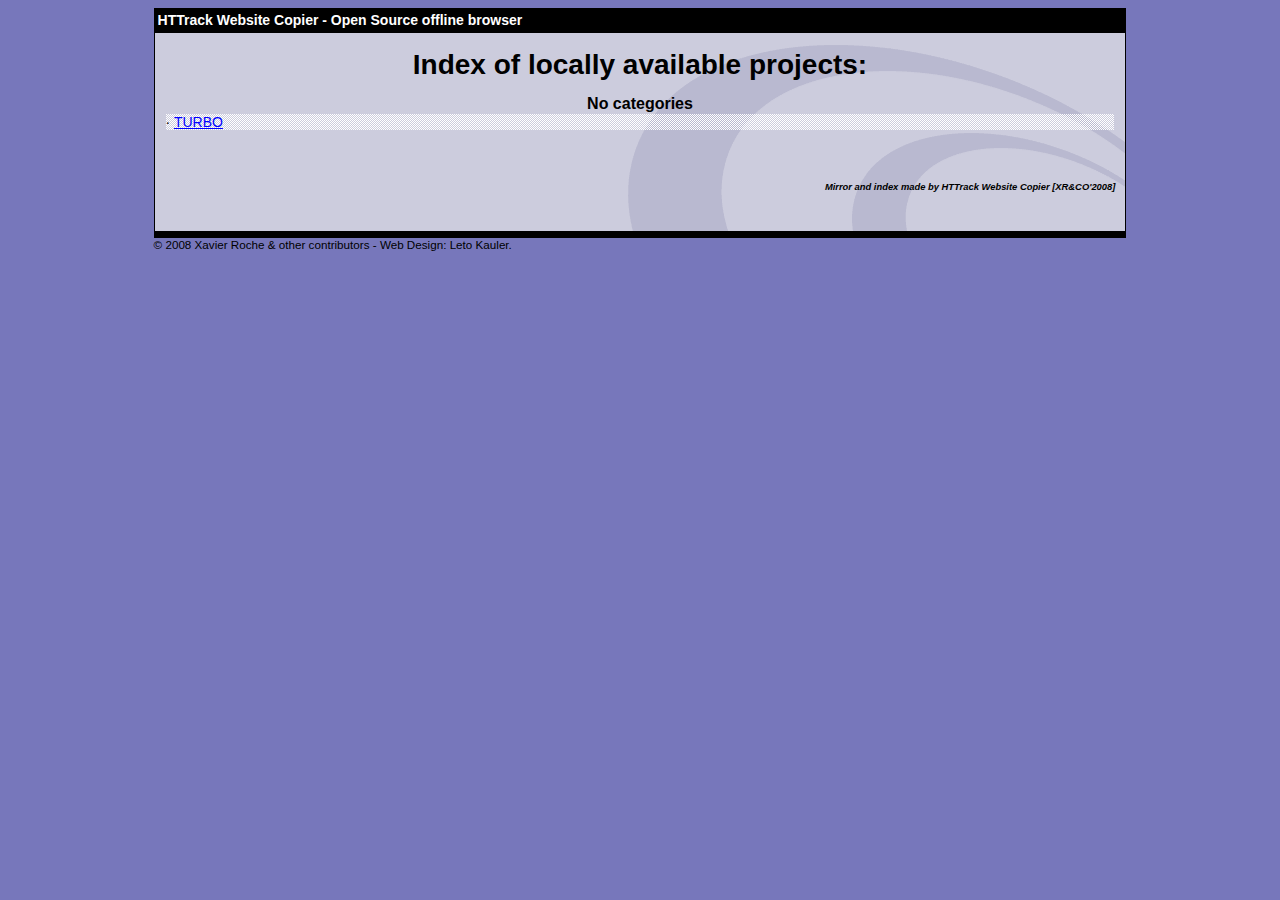
<file: $TURBO/index.html>
<html xmlns="http://www.w3.org/1999/xhtml" lang="en">

<head>
	<meta http-equiv="Content-Type" content="text/html; charset=utf-8" />
	<meta name="description" content="HTTrack is an easy-to-use website mirror utility. It allows you to download a World Wide website from the Internet to a local directory,building recursively all structures, getting html, images, and other files from the server to your computer. Links are rebuiltrelatively so that you can freely browse to the local site (works with any browser). You can mirror several sites together so that you can jump from one toanother. You can, also, update an existing mirror site, or resume an interrupted download. The robot is fully configurable, with an integrated help" />
	<meta name="keywords" content="httrack, HTTRACK, HTTrack, winhttrack, WINHTTRACK, WinHTTrack, offline browser, web mirror utility, aspirateur web, surf offline, web capture, www mirror utility, browse offline, local  site builder, website mirroring, aspirateur www, internet grabber, capture de site web, internet tool, hors connexion, unix, dos, windows 95, windows 98, solaris, ibm580, AIX 4.0, HTS, HTGet, web aspirator, web aspirateur, libre, GPL, GNU, free software" />
	<title>List of available projects - HTTrack Website Copier</title>
	<!-- Mirror and index made by HTTrack Website Copier/3.49-2 [XR&CO'2014] -->

	<style type="text/css">
	<!--

body {
	margin: 0;  padding: 0;  margin-bottom: 15px;  margin-top: 8px;
	background: #77b;
}
body, td {
	font: 14px "Trebuchet MS", Verdana, Arial, Helvetica, sans-serif;
	}

#subTitle {
	background: #000;  color: #fff;  padding: 4px;  font-weight: bold; 
	}

#siteNavigation a, #siteNavigation .current {
	font-weight: bold;  color: #448;
	}
#siteNavigation a:link    { text-decoration: none; }
#siteNavigation a:visited { text-decoration: none; }

#siteNavigation .current { background-color: #ccd; }

#siteNavigation a:hover   { text-decoration: none;  background-color: #fff;  color: #000; }
#siteNavigation a:active  { text-decoration: none;  background-color: #ccc; }


a:link    { text-decoration: underline;  color: #00f; }
a:visited { text-decoration: underline;  color: #000; }
a:hover   { text-decoration: underline;  color: #c00; }
a:active  { text-decoration: underline; }

#pageContent {
	clear: both;
	border-bottom: 6px solid #000;
	padding: 10px;  padding-top: 20px;
	line-height: 1.65em;
	background-image: url(backblue.gif);
	background-repeat: no-repeat;
	background-position: top right;
	}

#pageContent, #siteNavigation {
	background-color: #ccd;
	}


.imgLeft  { float: left;   margin-right: 10px;  margin-bottom: 10px; }
.imgRight { float: right;  margin-left: 10px;   margin-bottom: 10px; }

hr { height: 1px;  color: #000;  background-color: #000;  margin-bottom: 15px; }

h1 { margin: 0;  font-weight: bold;  font-size: 2em; }
h2 { margin: 0;  font-weight: bold;  font-size: 1.6em; }
h3 { margin: 0;  font-weight: bold;  font-size: 1.3em; }
h4 { margin: 0;  font-weight: bold;  font-size: 1.18em; }

.blak { background-color: #000; }
.hide { display: none; }
.tableWidth { min-width: 400px; }

.tblRegular       { border-collapse: collapse; }
.tblRegular td    { padding: 6px;  background-image: url(fade.gif);  border: 2px solid #99c; }
.tblHeaderColor, .tblHeaderColor td { background: #99c; }
.tblNoBorder td   { border: 0; }


// -->
</style>

</head>

<body>
<table width="76%" border="0" align="center" cellspacing="0" cellpadding="3" class="tableWidth">
	<tr>
	<td id="subTitle">HTTrack Website Copier - Open Source offline browser</td>
	</tr>
</table>
<table width="76%" border="0" align="center" cellspacing="0" cellpadding="0" class="tableWidth">
<tr class="blak">
<td>
	<table width="100%" border="0" align="center" cellspacing="1" cellpadding="0">
	<tr>
	<td colspan="6"> 
		<table width="100%" border="0" align="center" cellspacing="0" cellpadding="10">
		<tr> 
		<td id="pageContent"> 
<!-- ==================== End prologue ==================== -->


<h1 ALIGN=Center>Index of locally available projects:</H1>
  <table border="0" width="100%" cellspacing="1" cellpadding="0">
		<TH>
		<BR/>
			No categories
		</TH>
		<TR>
		  <TD BACKGROUND="fade.gif">
                    &middot; <A HREF="TURBO/index.html">TURBO</A>
   		  </TD>
		</TR>
	</TABLE>
	<BR>
	<H6 ALIGN="RIGHT">
         <I>Mirror and index made by HTTrack Website Copier [XR&CO'2008]</I>
	</H6>
	<!-- Mirror and index made by HTTrack Website Copier/3.49-2 [XR&CO'2014] -->
	<!-- Thanks for using HTTrack Website Copier! -->

<!-- ==================== Start epilogue ==================== -->
		</td>
		</tr>
		</table>
	</td>
	</tr>
	</table>
</td>
</tr>
</table>

<table width="76%" border="0" align="center" valign="bottom" cellspacing="0" cellpadding="0">
	<tr>
	<td id="footer"><small>&copy; 2008 Xavier Roche & other contributors - Web Design: Leto Kauler.</small></td>
	</tr>
</table>

</body>

</html>
</file>
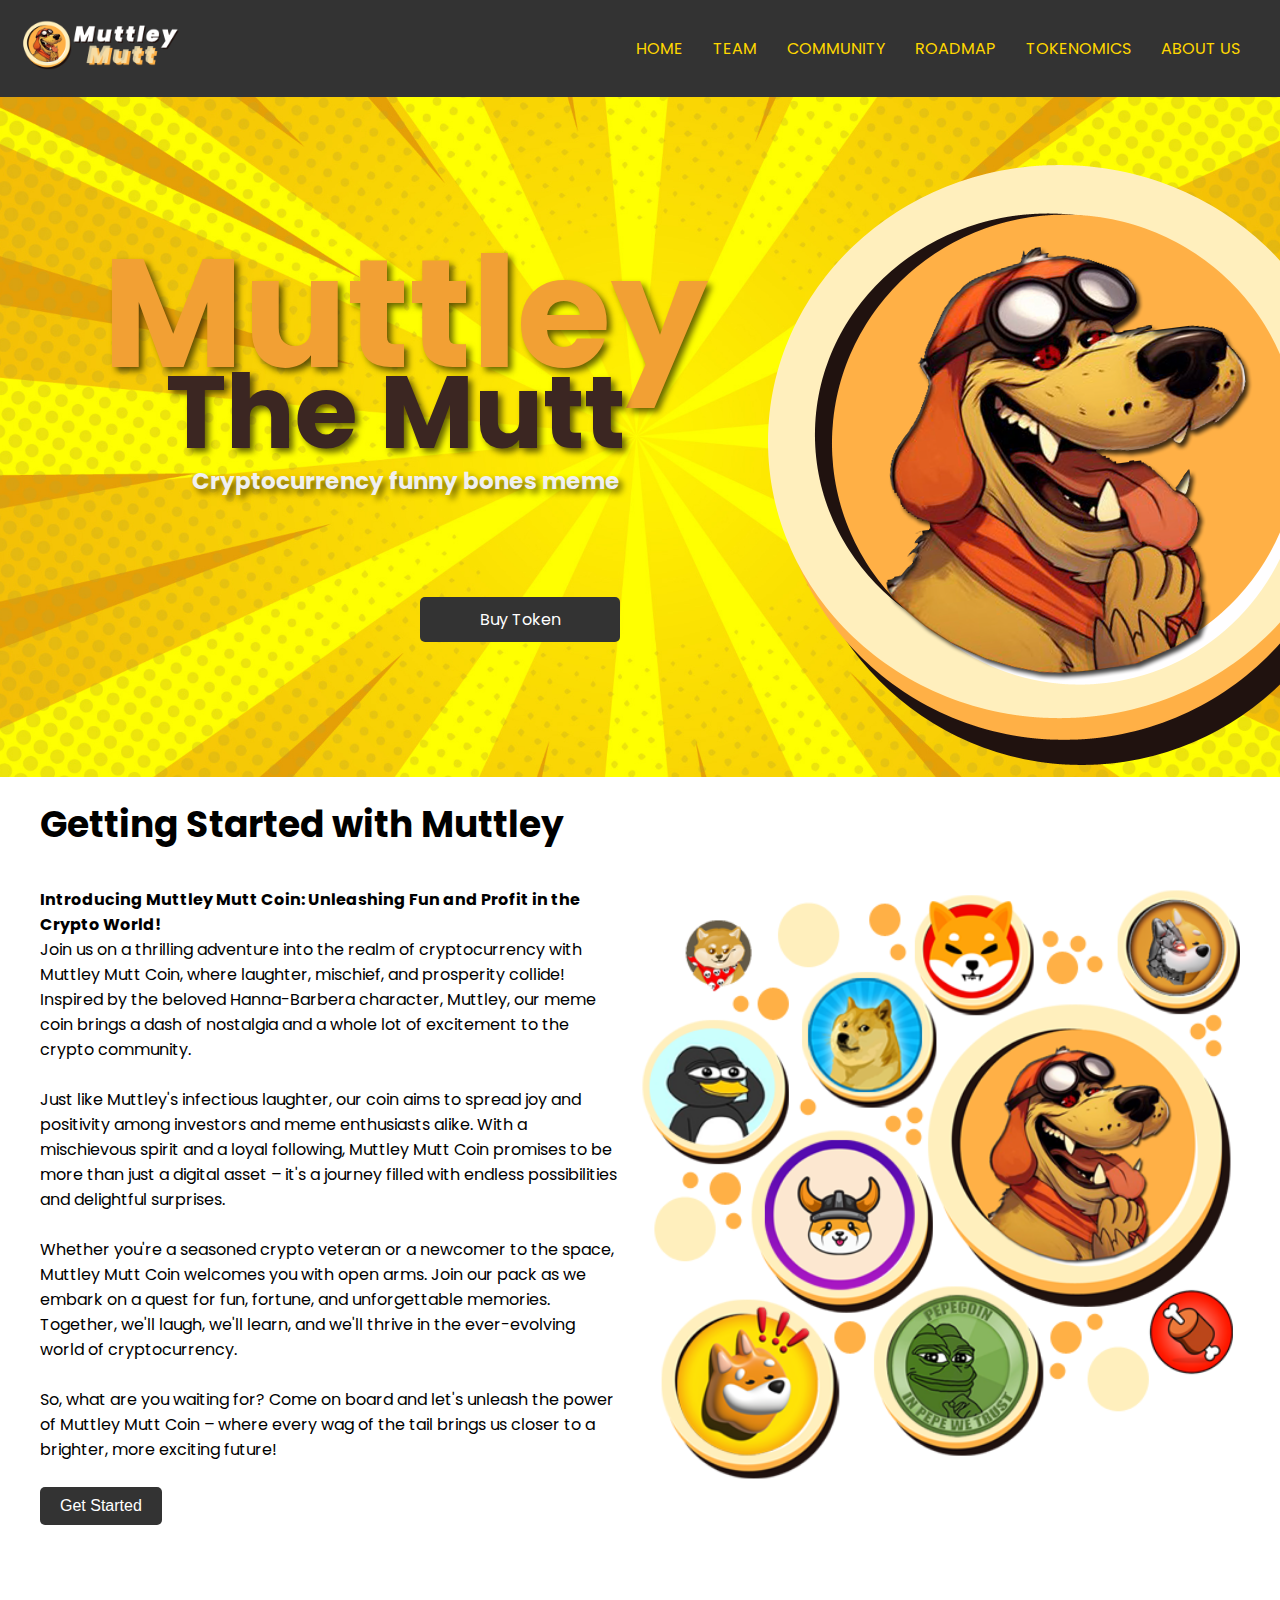
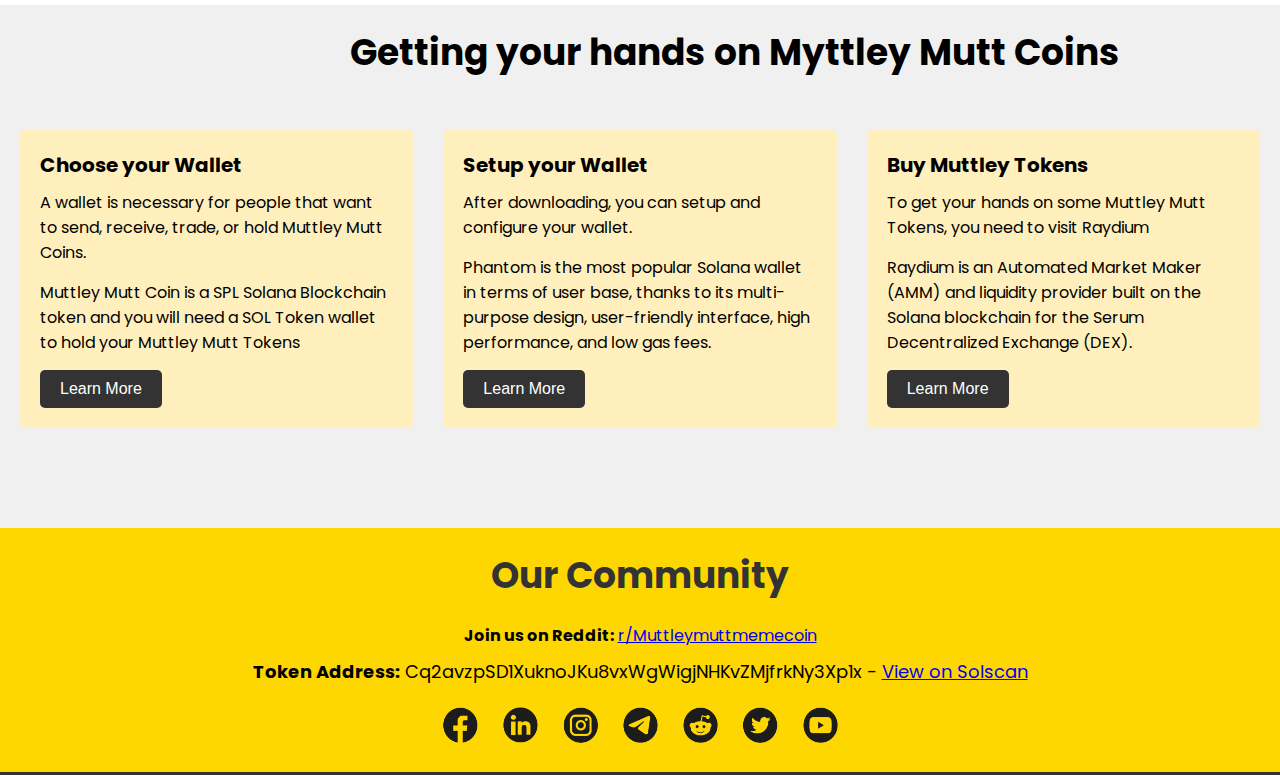
<file: $TURBO/TURBO/index.html>
<html xmlns="http://www.w3.org/1999/xhtml" lang="en">

<head>
	<meta http-equiv="Content-Type" content="text/html; charset=utf-8" />
	<meta name="description" content="HTTrack is an easy-to-use website mirror utility. It allows you to download a World Wide website from the Internet to a local directory,building recursively all structures, getting html, images, and other files from the server to your computer. Links are rebuiltrelatively so that you can freely browse to the local site (works with any browser). You can mirror several sites together so that you can jump from one toanother. You can, also, update an existing mirror site, or resume an interrupted download. The robot is fully configurable, with an integrated help" />
	<meta name="keywords" content="httrack, HTTRACK, HTTrack, winhttrack, WINHTTRACK, WinHTTrack, offline browser, web mirror utility, aspirateur web, surf offline, web capture, www mirror utility, browse offline, local  site builder, website mirroring, aspirateur www, internet grabber, capture de site web, internet tool, hors connexion, unix, dos, windows 95, windows 98, solaris, ibm580, AIX 4.0, HTS, HTGet, web aspirator, web aspirateur, libre, GPL, GNU, free software" />
	<title>Local index - HTTrack Website Copier</title>
  <!-- Mirror and index made by HTTrack Website Copier/3.49-2 [XR&CO'2014] -->
	<style type="text/css">
	<!--

body {
	margin: 0;  padding: 0;  margin-bottom: 15px;  margin-top: 8px;
	background: #77b;
}
body, td {
	font: 14px "Trebuchet MS", Verdana, Arial, Helvetica, sans-serif;
	}

#subTitle {
	background: #000;  color: #fff;  padding: 4px;  font-weight: bold; 
	}

#siteNavigation a, #siteNavigation .current {
	font-weight: bold;  color: #448;
	}
#siteNavigation a:link    { text-decoration: none; }
#siteNavigation a:visited { text-decoration: none; }

#siteNavigation .current { background-color: #ccd; }

#siteNavigation a:hover   { text-decoration: none;  background-color: #fff;  color: #000; }
#siteNavigation a:active  { text-decoration: none;  background-color: #ccc; }


a:link    { text-decoration: underline;  color: #00f; }
a:visited { text-decoration: underline;  color: #000; }
a:hover   { text-decoration: underline;  color: #c00; }
a:active  { text-decoration: underline; }

#pageContent {
	clear: both;
	border-bottom: 6px solid #000;
	padding: 10px;  padding-top: 20px;
	line-height: 1.65em;
	background-image: url(backblue.gif);
	background-repeat: no-repeat;
	background-position: top right;
	}

#pageContent, #siteNavigation {
	background-color: #ccd;
	}


.imgLeft  { float: left;   margin-right: 10px;  margin-bottom: 10px; }
.imgRight { float: right;  margin-left: 10px;   margin-bottom: 10px; }

hr { height: 1px;  color: #000;  background-color: #000;  margin-bottom: 15px; }

h1 { margin: 0;  font-weight: bold;  font-size: 2em; }
h2 { margin: 0;  font-weight: bold;  font-size: 1.6em; }
h3 { margin: 0;  font-weight: bold;  font-size: 1.3em; }
h4 { margin: 0;  font-weight: bold;  font-size: 1.18em; }

.blak { background-color: #000; }
.hide { display: none; }
.tableWidth { min-width: 400px; }

.tblRegular       { border-collapse: collapse; }
.tblRegular td    { padding: 6px;  background-image: url(fade.gif);  border: 2px solid #99c; }
.tblHeaderColor, .tblHeaderColor td { background: #99c; }
.tblNoBorder td   { border: 0; }


// -->
</style>

</head>

<table width="76%" border="0" align="center" cellspacing="0" cellpadding="3" class="tableWidth">
	<tr>
	<td id="subTitle">HTTrack Website Copier - Open Source offline browser</td>
	</tr>
</table>
<table width="76%" border="0" align="center" cellspacing="0" cellpadding="0" class="tableWidth">
<tr class="blak">
<td>
	<table width="100%" border="0" align="center" cellspacing="1" cellpadding="0">
	<tr>
	<td colspan="6"> 
		<table width="100%" border="0" align="center" cellspacing="0" cellpadding="10">
		<tr> 
		<td id="pageContent"> 
<!-- ==================== End prologue ==================== -->

	<meta name="generator" content="HTTrack Website Copier/3.x">
	<TITLE>Local index - HTTrack</TITLE>
</HEAD>
<BODY>
<H1 ALIGN=Center>Index of locally available sites:</H1>
	<TABLE BORDER="0" WIDTH="100%" CELLSPACING="1" CELLPADDING="0">
		<TR>
			<TD BACKGROUND="fade.gif">
				&middot;
					<A HREF="muttleymutt-coin.com/index.html">
						Muttley Mutt - Memecoin
					</A>		
			</TD>
		</TR>
	</TABLE>
	<BR>
	<BR>
	<BR>
  	<H6 ALIGN="RIGHT">
	<I>Mirror and index made by HTTrack Website Copier [XR&amp;CO'2008]</I>
	</H6>
	<!-- Mirror and index made by HTTrack Website Copier/3.49-2 [XR&CO'2014] -->
	<!-- Thanks for using HTTrack Website Copier! -->
	<meta HTTP-EQUIV="Refresh" CONTENT="0; URL=muttleymutt-coin.com/index.html">


<!-- ==================== Start epilogue ==================== -->
		</td>
		</tr>
		</table>
	</td>
	</tr>
	</table>
</td>
</tr>
</table>

<table width="76%" border="0" align="center" valign="bottom" cellspacing="0" cellpadding="0">
	<tr>
	<td id="footer"><small>&copy; 2008 Xavier Roche & other contributors - Web Design: Leto Kauler.</small></td>
	</tr>
</table>

</body>

</html>
</file>
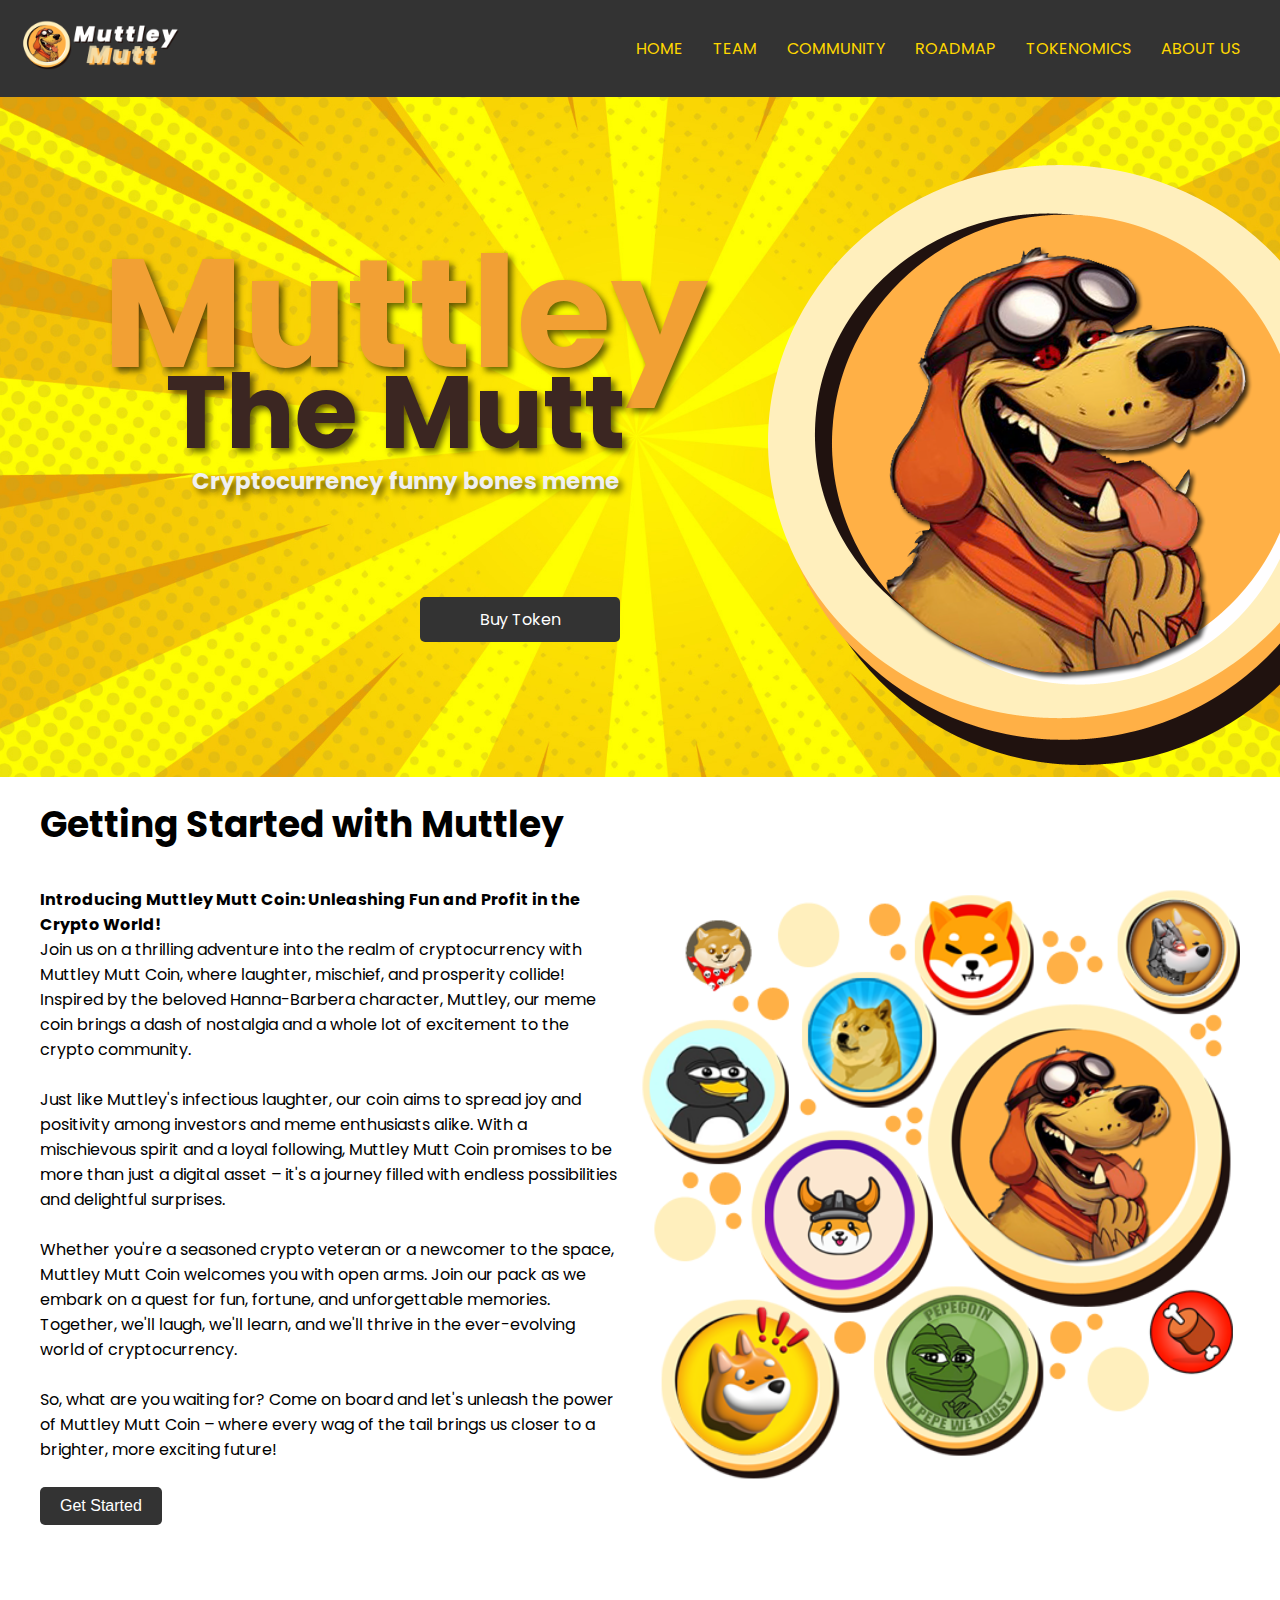
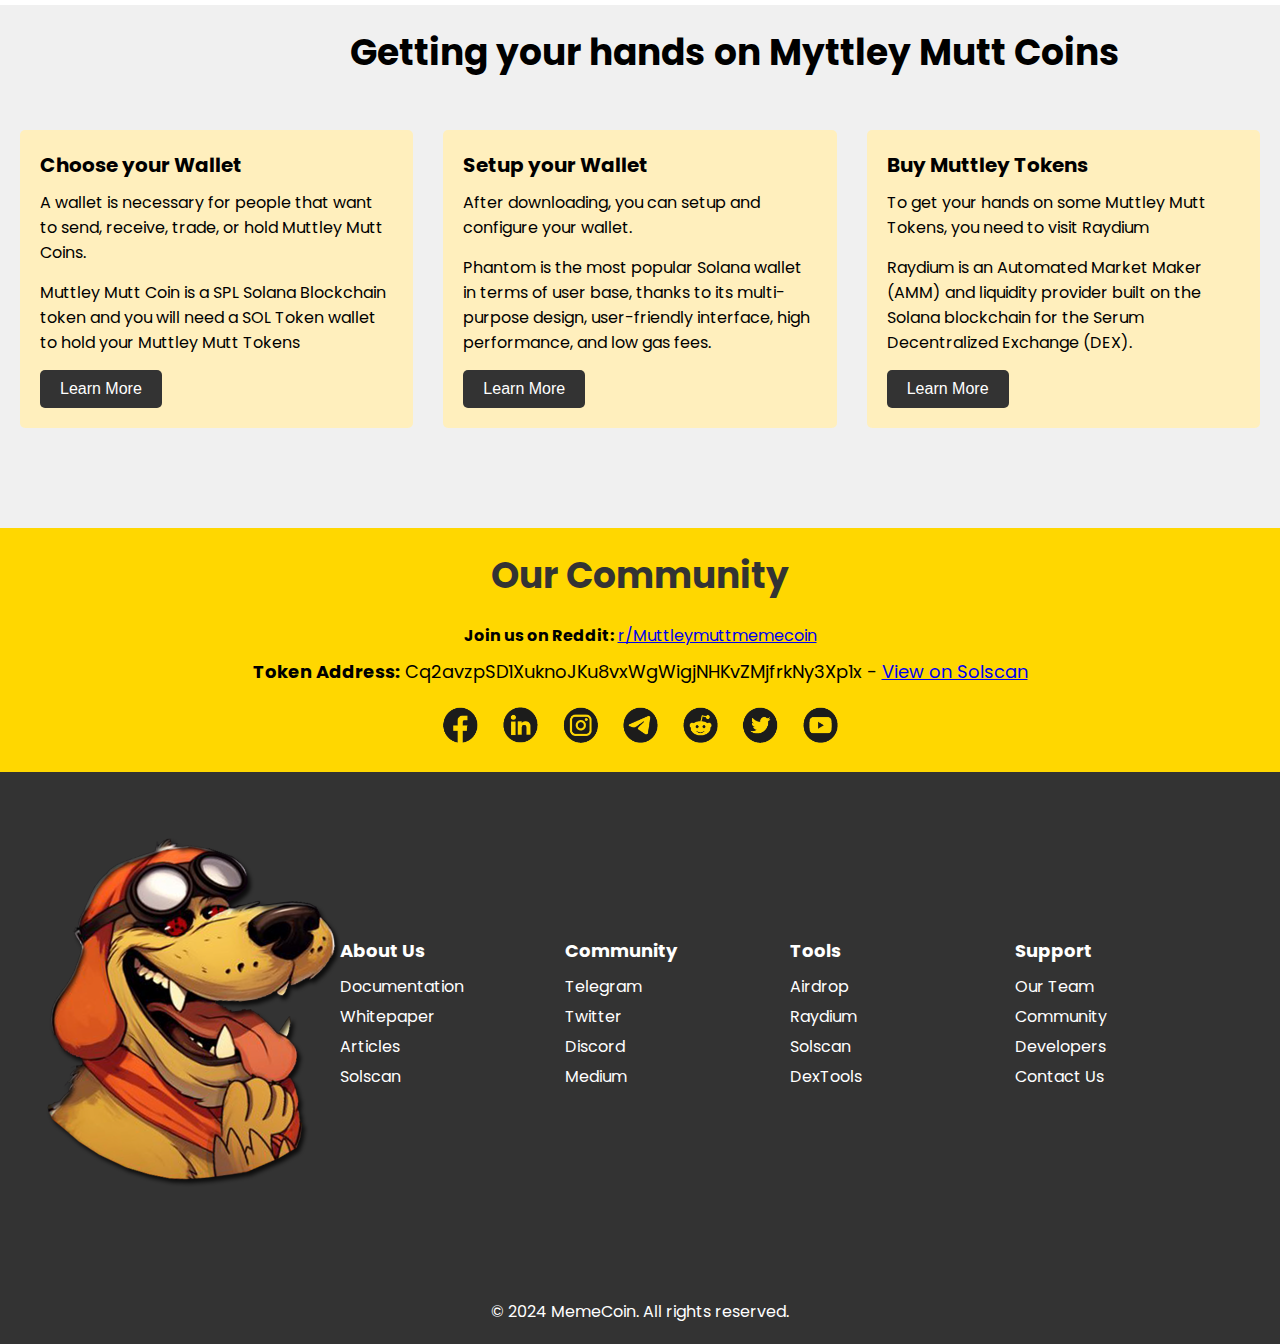
<file: $TURBO/TURBO/muttleymutt-coin.com/index.html>
<!DOCTYPE html>
<html lang="en">

<!-- Mirrored from muttleymutt-coin.com/ by HTTrack Website Copier/3.x [XR&CO'2014], Wed, 29 May 2024 20:36:08 GMT -->
<head>
    <meta charset="UTF-8">
    <meta http-equiv="X-UA-Compatible" content="IE=edge">
    <meta name="viewport" content="width=device-width, initial-scale=1.0">
    <title>Muttley Mutt - Memecoin</title>
        <!-- Add meta tags for better SEO -->
        <meta name="description" content="Muttley the Mutt is a fun and engaging meme coin inspired by the beloved Hanna-Barbera character. Join our community and embark on a journey filled with laughter, mischief, and prosperity in the world of cryptocurrency.">
        <meta name="keywords" content="Muttley, Meme Coin, Cryptocurrency, Meme Token, Solana Meme Token, Top Solana Meme, Top Solana Meme Coin">
        <meta name="author" content="Developers of Muttley Mutt">
        <meta name="robots" content="index, follow"> <!-- Allow search engines to index and follow links -->
        <meta name="referrer" content="origin"> <!-- Specify the referrer policy -->
        <link rel="canonical" href="index.html"> <!-- Specify canonical URL -->
        <!-- End of meta tags -->
    <link rel="stylesheet" href="style.css"> <!-- Reference to your CSS file -->
    <link href="https://fonts.googleapis.com/css2?family=Poppins:wght@400;700&amp;display=swap" rel="stylesheet">
    <link rel="stylesheet" href="../cdnjs.cloudflare.com/ajax/libs/font-awesome/6.0.0-beta2/css/all.min.css" integrity="sha512-YWzhKL2whUzgiheMoBFwW8CKV4qpHQAEuvilg9FAn5VJUDwKZZxkJNuGM4XkWuk94WCrrwslk8yWNGmY1EduTA==" crossorigin="anonymous" referrerpolicy="no-referrer" />
</head>
<body>

    <header>
        <div class="logo">
            <img src="img/Muttley-Mutt-Website-Logo.png" alt="MemeCoin Logo"> <!-- Replace 'logo.png' with your actual logo image -->
        </div>
        <nav>
            <ul class='nav-bar'>
                <input type='checkbox' id='check' />
                <span class="menu">
                    <li><a href="index-2.html">Home</a></li>
                    <li><a href="team.html">Team</a></li>
                    <li><a href="community.html">Community</a></li>
                    <li><a href="roadmap.html">Roadmap</a></li>
                    <li><a href="tokenomics.html">Tokenomics</a></li>
                    <li><a href="about-us.html">About Us</a></li>
                    <label for="check" class="close-menu"><i class="fas fa-times"></i></label>
                </span>
                <label for="check" class="open-menu"><i class="fas fa-bars"></i></label>
            </ul>
        </nav>
    </header>

    <main>
      <div class="logo-mutt">
          <img src="img/Muttley-Mutt-Logo.png" alt="Muttley The Mutt Meme">
        </div>
        <h1 class="heading-text">Muttley</h1>
        <h1 class="heading-intro">The Mutt</h1>
        <h1 class="heading-bones">Cryptocurrency funny bones meme</h1>
        <a href="https://dexscreener.com/solana/h473chjznucgokduxdm4csdnmc6u7s7h9eu1vqjbsq2i" target="_blank" class="buy-token-button">Buy Token</a>
    </main>
    <section class="getting-started">
      <div class="getting-started-content">
          <div class="getting-started-text">
              <h2>Getting Started with Muttley</h2>
              <br>
              <strong>Introducing Muttley Mutt Coin: Unleashing Fun and Profit in the Crypto World!</strong>
              <br>
              <p>Join us on a thrilling adventure into the realm of cryptocurrency with Muttley Mutt Coin, where laughter, mischief, and prosperity collide! Inspired by the beloved Hanna-Barbera character, Muttley, our meme coin brings a dash of nostalgia and a whole lot of excitement to the crypto community.
              <br><br>
                Just like Muttley's infectious laughter, our coin aims to spread joy and positivity among investors and meme enthusiasts alike. With a mischievous spirit and a loyal following, Muttley Mutt Coin promises to be more than just a digital asset – it's a journey filled with endless possibilities and delightful surprises.
              <br><br>  
                Whether you're a seasoned crypto veteran or a newcomer to the space, Muttley Mutt Coin welcomes you with open arms. Join our pack as we embark on a quest for fun, fortune, and unforgettable memories. Together, we'll laugh, we'll learn, and we'll thrive in the ever-evolving world of cryptocurrency.
              <br><br>  
                So, what are you waiting for? Come on board and let's unleash the power of Muttley Mutt Coin – where every wag of the tail brings us closer to a brighter, more exciting future!</p>
              <br>
                 <button>Get Started</button>
              <p style="height: 60px;"></p> 
          </div>
          <div class="getting-started-image">
              <img src="img/Meme-Friends.png" alt="Getting Started Image">
          </div>
      </div>
  </section>  
  <section class="guide-heading">
    <h3>Getting your hands on Myttley Mutt Coins</h3>
    <br>
  </section>
  <section class="guide">
    <div class="guide-column">
        <h3>Choose your Wallet</h3>
        <p>A wallet is necessary for people that want to send, receive, trade, or hold Muttley Mutt Coins.</p> 
      
        <p>Muttley Mutt Coin is a SPL Solana Blockchain token and  you will need a SOL Token wallet to hold your Muttley Mutt Tokens</p>
            <button>Learn More</button>
    </div>
    <div class="guide-column">
        <h3>Setup your Wallet</h3>
        <p>After downloading, you can setup and configure your wallet.</p>
        
        <p>Phantom is the most popular Solana wallet in terms of user base, thanks to its multi-purpose design, user-friendly interface, high performance, and low gas fees.</p>
        <button>Learn More</button>
    </div>
    <div class="guide-column">
        <h3>Buy Muttley Tokens</h3>
        <p>To get your hands on some Muttley Mutt Tokens, you need to visit Raydium</p>

        <p>Raydium is an Automated Market Maker (AMM) and liquidity provider built on the Solana blockchain for the Serum Decentralized Exchange (DEX).</p>
        <button>Learn More</button>
    </div>
</section>

<section>
    <p style="height: 60px;"></p>
    <div class="community-area">
      <div class="community-title">
        <h2>Our Community</h2>
      </div>
      <div class="community-links">
        <p><strong>Join us on Reddit:</strong> <a href="https://www.reddit.com/r/Muttleymuttmemecoin" target="_blank">r/Muttleymuttmemecoin</a></p>
        <p class="token-address"><strong>Token Address:</strong> Cq2avzpSD1XuknoJKu8vxWgWigjNHKvZMjfrkNy3Xp1x - <a href="https://solscan.io/token/Cq2avzpSD1XuknoJKu8vxWgWigjNHKvZMjfrkNy3Xp1x" target="_blank">View on Solscan</a></p>
      </div>
      <div class="social-icons">
        <a href="https://www.facebook.com/muttleymuttcoin" target="_blank"><img src="img/social-icon-facebook.png" alt="Facebook"></a>
        <a href="https://www.linkedin.com/" target="_blank"><img src="img/social-icon-linkedin.png" alt="LinkedIn"></a>
        <a href="https://instagram.com/" target="_blank"><img src="img/social-icon-instagram.png" alt="Instagram"></a>
        <a href="https://t.me/muttleymuttcoin" target="_blank"><img src="img/social-icon-telegram.png" alt="Telegram"></a>
        <a href="https://www.reddit.com/r/Muttleymuttmemecoin/" target="_blank"><img src="img/social-icon-reddit.png" alt="Reddit"></a>
        <a href="https://twitter.com/muttleycoin" target="_blank"><img src="img/social-icon-twitter.png" alt="Twitter"></a>
        <a href="https://youtube.com/" target="_blank"><img src="img/social-icon-youtube.png" alt="Youtube"></a>
        <!-- Add more social media icons as needed -->
      </div>
    </div>
  </section>
  
<footer class="footer-top">
  <div class="footer-container">
      <div class="footer-column footer-logo">
          <!-- Footer Logo -->
          <img src="img/Footer-Logo.png" alt="Footer Logo">
      </div>
      <div class="footer-column">
          <!-- Column 2: About Us -->
          <h4>About Us</h4>
          <ul>
              <li><a href="#">Documentation</a></li>
              <li><a href="#">Whitepaper</a></li>
              <li><a href="#">Articles</a></li>
              <li><a href="#">Solscan</a></li>
          </ul>
      </div>
      <div class="footer-column">
          <!-- Column 3: Community -->
          <h4>Community</h4>
          <ul>
              <li><a href="https://t.me/muttleymuttcoin">Telegram</a></li>
              <li><a href="https://twitter.com/muttleycoin">Twitter</a></li>
              <li><a href="#">Discord</a></li>
              <li><a href="#">Medium</a></li>
          </ul>
      </div>
      <div class="footer-column">
          <!-- Column 4: Support -->
          <h4>Tools</h4>
          <ul>
              <li><a href="#">Airdrop</a></li>
              <li><a href="https://raydium.io/">Raydium</a></li>
              <li><a href="https://solscan.io/">Solscan</a></li>
              <li><a href="https://www.dextools.io/app/en/pairs">DexTools</a></li>
          </ul>
      </div>
      <div class="footer-column">
          <!-- Column 5: Support -->
          <h4>Support</h4>
          <ul>
              <li><a href="team.html">Our Team</a></li>
              <li><a href="community.html">Community</a></li>
              <li><a href="team.html">Developers</a></li>
              <li><a href="contact-us.html">Contact Us</a></li>
          </ul>
      </div>
  </div>    
</footer>

    <footer>
        <p>&copy; 2024 MemeCoin. All rights reserved.</p>
    </footer>

</body>

<!-- Mirrored from muttleymutt-coin.com/ by HTTrack Website Copier/3.x [XR&CO'2014], Wed, 29 May 2024 20:36:15 GMT -->
</html>
</file>
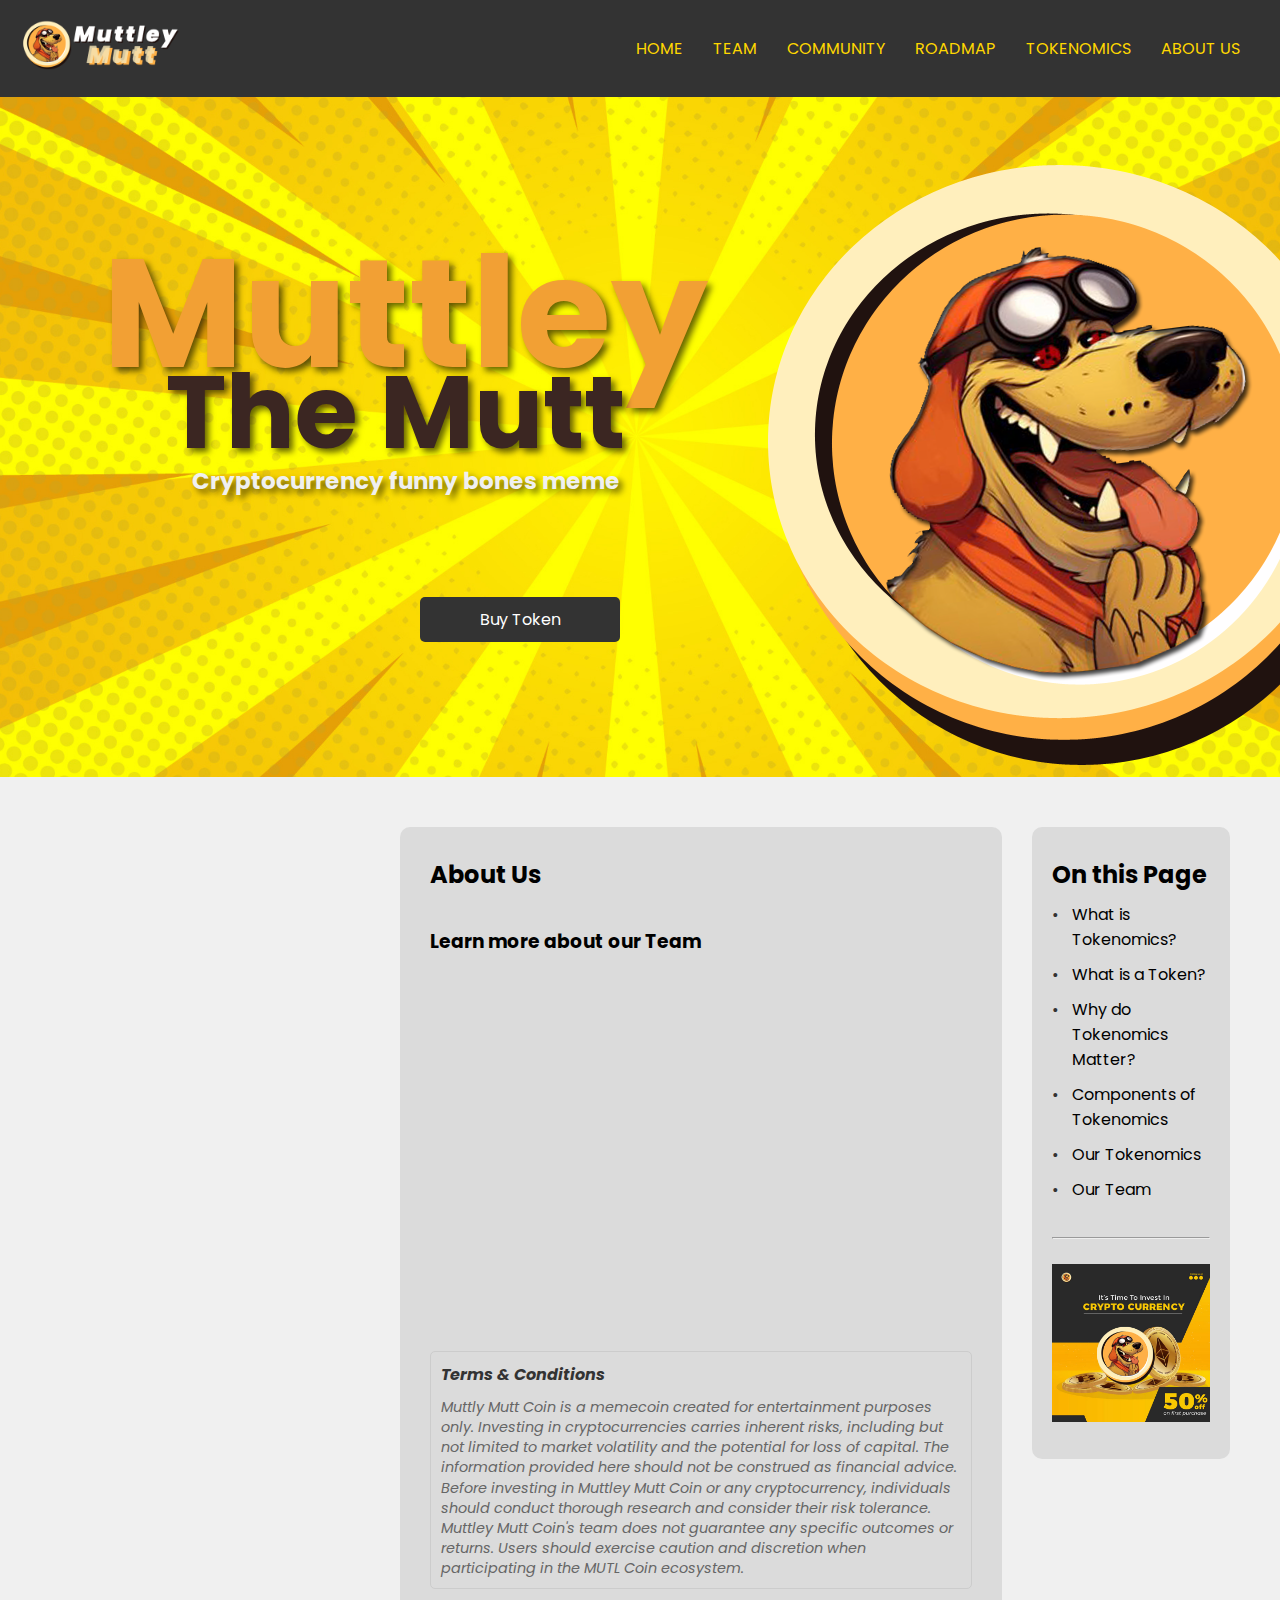
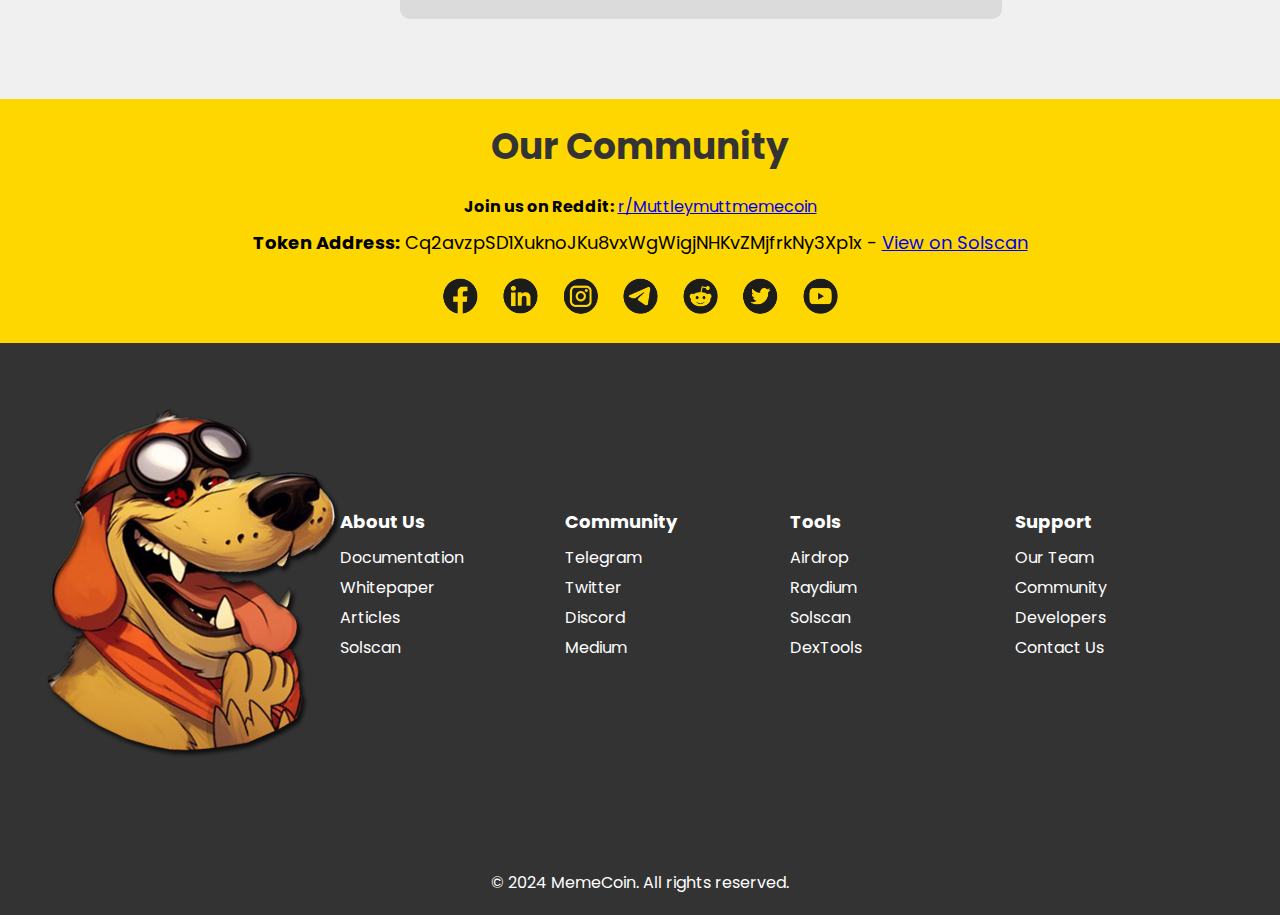
<file: $TURBO/TURBO/muttleymutt-coin.com/about-us.html>
<!DOCTYPE html>
<html lang="en">

<!-- Mirrored from muttleymutt-coin.com/about-us.html by HTTrack Website Copier/3.x [XR&CO'2014], Wed, 29 May 2024 20:36:17 GMT -->
<head>
    <meta charset="UTF-8">
    <meta http-equiv="X-UA-Compatible" content="IE=edge">
    <meta name="viewport" content="width=device-width, initial-scale=1.0">
    <title>Muttley Mutt - Tokenomics</title>

    <link rel="stylesheet" href="style.css"> <!-- Reference to your CSS file -->
    <link href="https://fonts.googleapis.com/css2?family=Poppins:wght@400;700&amp;display=swap" rel="stylesheet">
    <link rel="stylesheet" href="../cdnjs.cloudflare.com/ajax/libs/font-awesome/6.0.0-beta2/css/all.min.css" integrity="sha512-YWzhKL2whUzgiheMoBFwW8CKV4qpHQAEuvilg9FAn5VJUDwKZZxkJNuGM4XkWuk94WCrrwslk8yWNGmY1EduTA==" crossorigin="anonymous" referrerpolicy="no-referrer" />
</head>
<body>

    <header>
        <div class="logo">
            <img src="img/Muttley-Mutt-Website-Logo.png" alt="MemeCoin Logo"> <!-- Replace 'logo.png' with your actual logo image -->
        </div>
        <nav>
            <ul class='nav-bar'>
                <input type='checkbox' id='check' />
                <span class="menu">
                    <li><a href="index-2.html">Home</a></li>
                    <li><a href="team.html">Team</a></li>
                    <li><a href="community.html">Community</a></li>
                    <li><a href="roadmap.html">Roadmap</a></li>
                    <li><a href="tokenomics.html">Tokenomics</a></li>
                    <li><a href="about-us.html">About Us</a></li>
                    <label for="check" class="close-menu"><i class="fas fa-times"></i></label>
                </span>
                <label for="check" class="open-menu"><i class="fas fa-bars"></i></label>
            </ul>
        </nav>
    </header>

    <main>
      <div class="logo-mutt">
          <img src="img/Muttley-Mutt-Logo.png" alt="Muttley The Mutt Meme">
        </div>
        <h1 class="heading-text">Muttley</h1>
        <h1 class="heading-intro">The Mutt</h1>
        <h1 class="heading-bones">Cryptocurrency funny bones meme</h1>
        <a href="https://dexscreener.com/solana/h473chjznucgokduxdm4csdnmc6u7s7h9eu1vqjbsq2i" target="_blank" class="buy-token-button">Buy Token</a>
    </main>
    <section class="featured-section">
        <div class="featured-content">
          <h2>About Us</h2>
          <br>
          <article>
            <h3>Learn more about our Team</h3>
            <br>    
            <p></p>
            <br>    
            <p></p>
            <br>    
            <p></p>
            <br>    
            <p></p>
            <br>    
            <p></p>
            <br>    
            <p></p>
            <br>    
            <p></p>
            <br>    
            <p></p>
            <br>    
            <p></p>
            <br>    
            <p></p>
            <br>    
            <p></p>
            <br>    
            <p></p>
            <br>    
            <p></p>
            <br>       
            <p></p>
            <br>   
          </article>
          <!-- Terms Section -->
          <div class="terms">           
            <h3>Terms & Conditions</h3>
            <p>Muttly Mutt Coin is a memecoin created for entertainment purposes only. Investing in cryptocurrencies carries inherent risks, including but not limited to market volatility and the potential for loss of capital. The information provided here should not be construed as financial advice. Before investing in Muttley Mutt Coin or any cryptocurrency, individuals should conduct thorough research and consider their risk tolerance. Muttley Mutt Coin's team does not guarantee any specific outcomes or returns. Users should exercise caution and discretion when participating in the MUTL Coin ecosystem.</p>
          </div>    
        </div>
        <div class="sidebar-section">
          <div class="sidebar">
            <h2>On this Page</h2>
            <ul>
              <li><a href="what-is-tokenomics.html">What is Tokenomics?</a></li>
              <li><a href="what-is-token.html">What is a Token?</a></li>
              <li><a href="why-tokenomics-matter.html">Why do Tokenomics Matter?</a></li>
              <li><a href="compounents-of-tokenomics.html">Components of Tokenomics</a></li>
              <li><a href="tokenomics.html">Our Tokenomics</a></li>
              <li><a href="team.html">Our Team</a></li>
            </ul>
            <br>
            <hr>
            <br>
            <div class="banner">
                <a href="pre-sale.html">
                  <img src="img/Muttley-Mutt-Banner-600x600.jpg" alt="Banner">
                </a>
              </div>
          </div>
        </div>
      </section>
      
      <section>
          <p style="height: 60px;"></p>
          <div class="community-area">
            <div class="community-title">
              <h2>Our Community</h2>
            </div>
            <div class="community-links">
              <p><strong>Join us on Reddit:</strong> <a href="https://www.reddit.com/r/Muttleymuttmemecoin" target="_blank">r/Muttleymuttmemecoin</a></p>
              <p class="token-address"><strong>Token Address:</strong> Cq2avzpSD1XuknoJKu8vxWgWigjNHKvZMjfrkNy3Xp1x - <a href="https://solscan.io/token/Cq2avzpSD1XuknoJKu8vxWgWigjNHKvZMjfrkNy3Xp1x" target="_blank">View on Solscan</a></p>
            </div>
            <div class="social-icons">
              <a href="https://www.facebook.com/muttleymuttcoin" target="_blank"><img src="img/social-icon-facebook.png" alt="Facebook"></a>
              <a href="https://www.linkedin.com/" target="_blank"><img src="img/social-icon-linkedin.png" alt="LinkedIn"></a>
              <a href="https://instagram.com/" target="_blank"><img src="img/social-icon-instagram.png" alt="Instagram"></a>
              <a href="https://t.me/muttleymuttcoin" target="_blank"><img src="img/social-icon-telegram.png" alt="Telegram"></a>
              <a href="https://www.reddit.com/r/Muttleymuttmemecoin/" target="_blank"><img src="img/social-icon-reddit.png" alt="Reddit"></a>
              <a href="https://twitter.com/muttleycoin" target="_blank"><img src="img/social-icon-twitter.png" alt="Twitter"></a>
              <a href="https://youtube.com/" target="_blank"><img src="img/social-icon-youtube.png" alt="Youtube"></a>
              <!-- Add more social media icons as needed -->
            </div>
          </div>
      </section>
      
      <footer class="footer-top">
          <div class="footer-container">
              <div class="footer-column footer-logo">
                  <!-- Footer Logo -->
                  <img src="img/Footer-Logo.png" alt="Footer Logo">
              </div>
              <div class="footer-column">
                  <!-- Column 2: About Us -->
                  <h4>About Us</h4>
                  <ul>
                      <li><a href="#">Documentation</a></li>
                      <li><a href="#">Whitepaper</a></li>
                      <li><a href="#">Articles</a></li>
                      <li><a href="#">Solscan</a></li>
                  </ul>
              </div>
              <div class="footer-column">
                  <!-- Column 3: Community -->
                  <h4>Community</h4>
                  <ul>
                      <li><a href="https://t.me/muttleymuttcoin">Telegram</a></li>
                      <li><a href="https://twitter.com/muttleycoin">Twitter</a></li>
                      <li><a href="#">Discord</a></li>
                      <li><a href="#">Medium</a></li>
                  </ul>
              </div>
              <div class="footer-column">
                  <!-- Column 4: Support -->
                  <h4>Tools</h4>
                  <ul>
                      <li><a href="#">Airdrop</a></li>
                      <li><a href="https://raydium.io/">Raydium</a></li>
                      <li><a href="https://solscan.io/">Solscan</a></li>
                      <li><a href="https://www.dextools.io/app/en/pairs">DexTools</a></li>
                  </ul>
              </div>
              <div class="footer-column">
                  <!-- Column 5: Support -->
                  <h4>Support</h4>
                  <ul>
                      <li><a href="team.html">Our Team</a></li>
                      <li><a href="community.html">Community</a></li>
                      <li><a href="team.html">Developers</a></li>
                      <li><a href="contact-us.html">Contact Us</a></li>
                  </ul>
              </div>
          </div>    
        </footer>
        
            <footer>
                <p>&copy; 2024 MemeCoin. All rights reserved.</p>
            </footer>  
      
      </body>
      
<!-- Mirrored from muttleymutt-coin.com/about-us.html by HTTrack Website Copier/3.x [XR&CO'2014], Wed, 29 May 2024 20:36:17 GMT -->
</html>
</file>
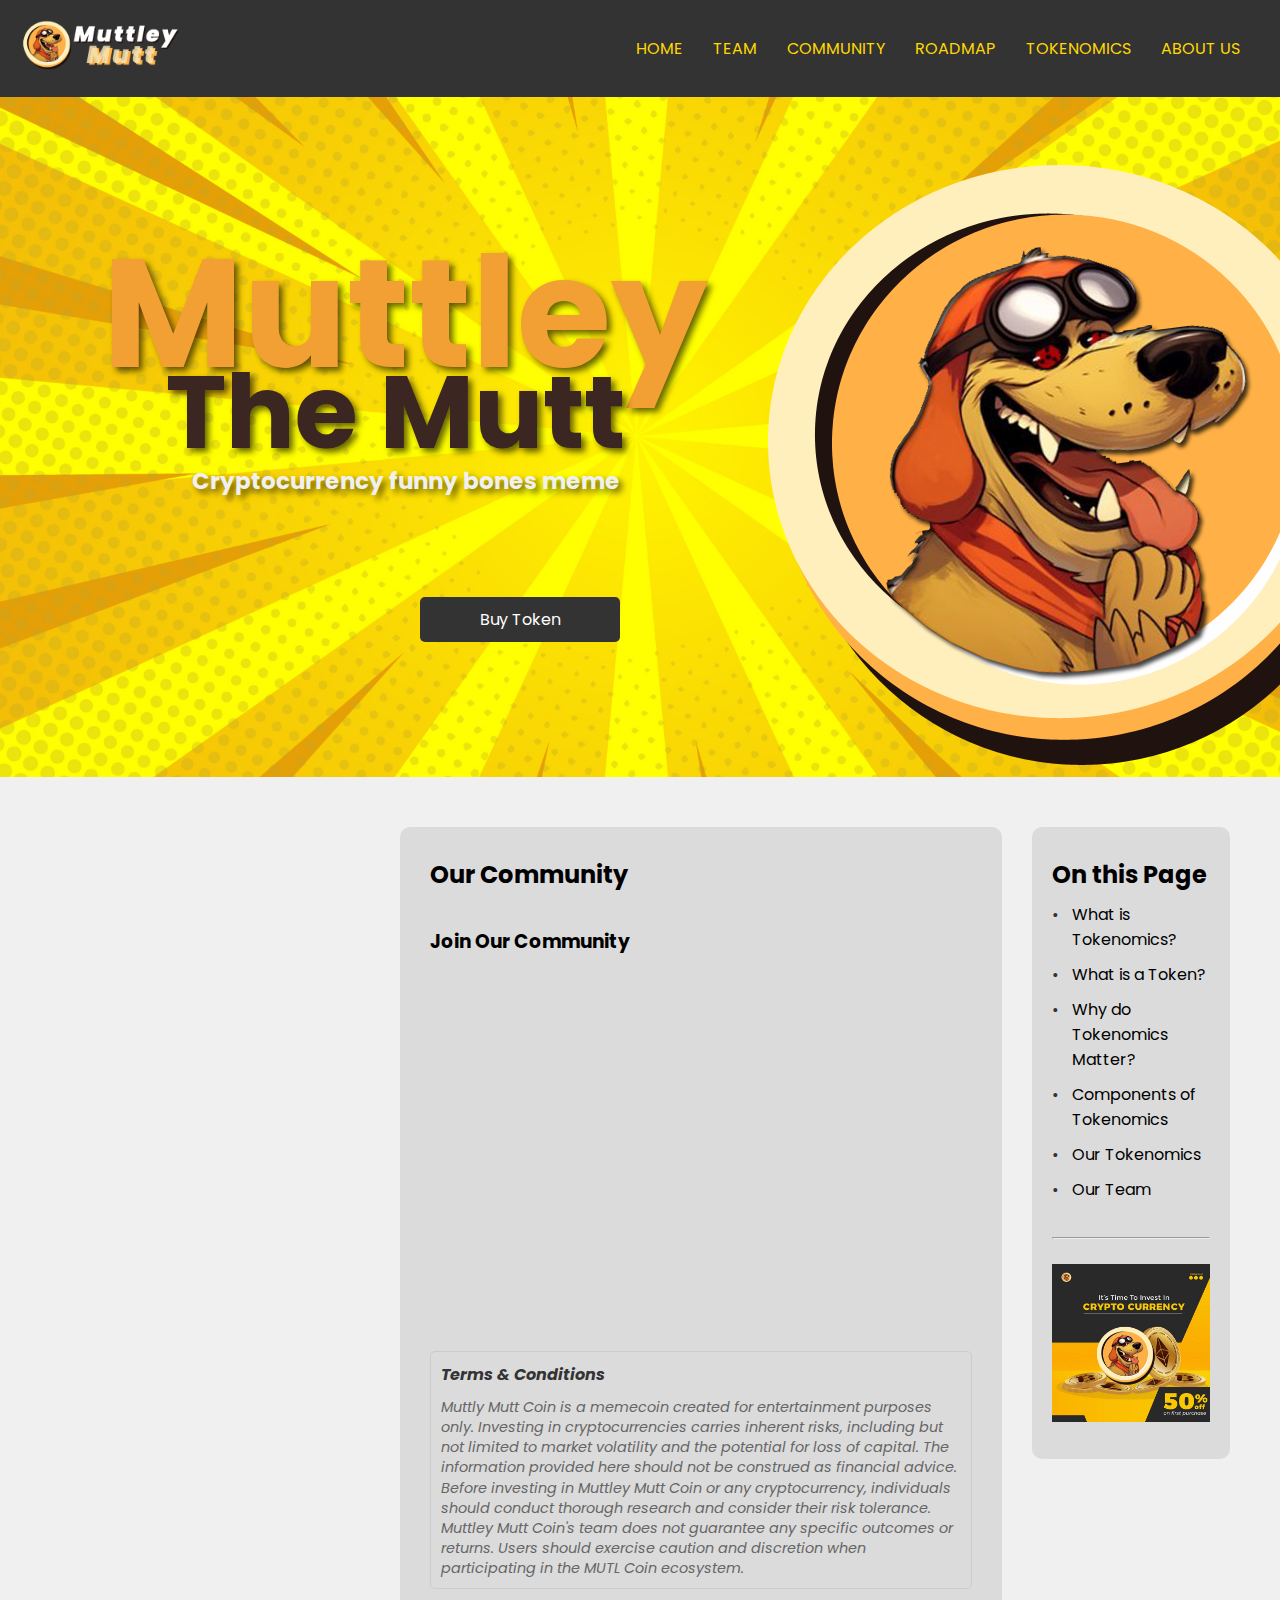
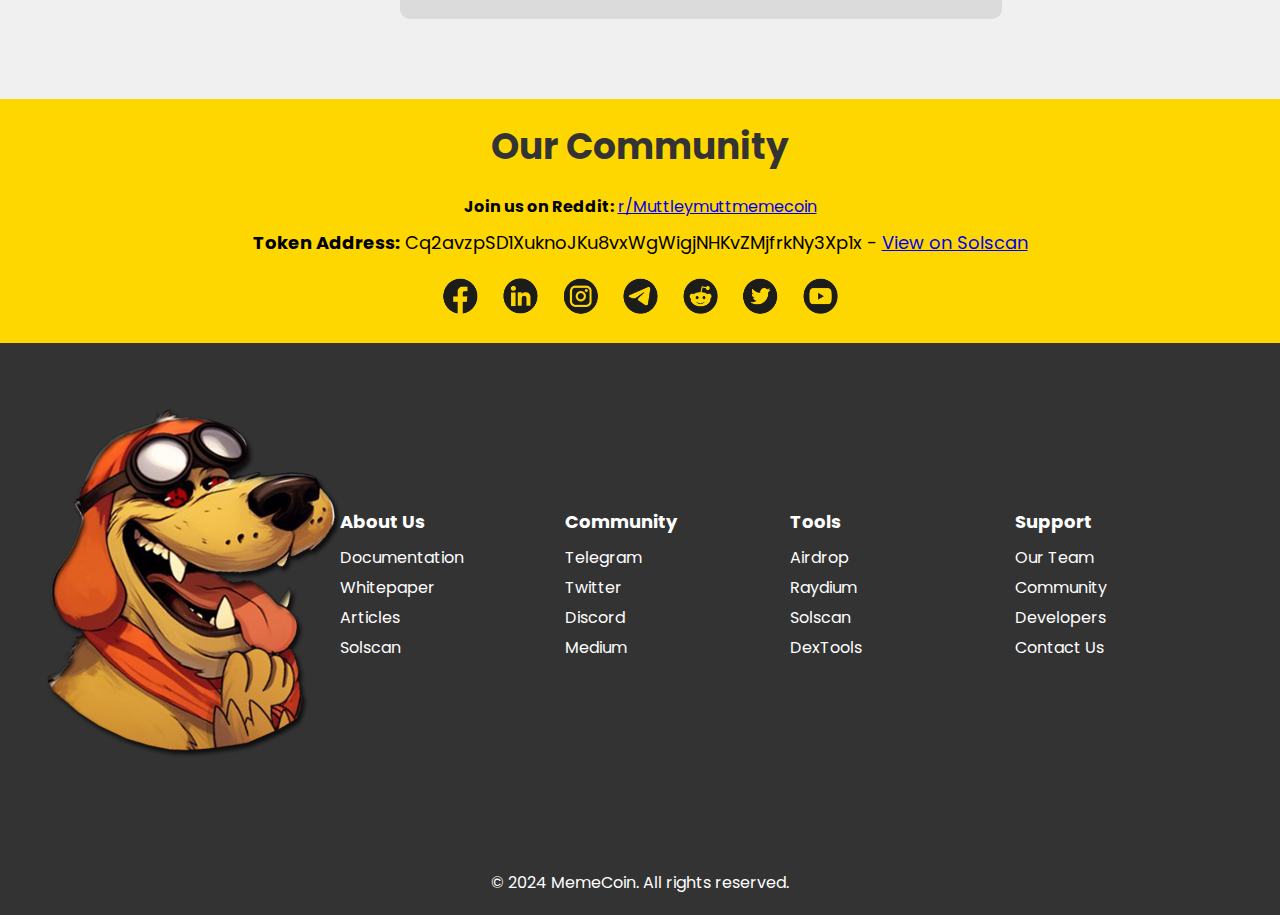
<file: $TURBO/TURBO/muttleymutt-coin.com/community.html>
<!DOCTYPE html>
<html lang="en">

<!-- Mirrored from muttleymutt-coin.com/community.html by HTTrack Website Copier/3.x [XR&CO'2014], Wed, 29 May 2024 20:36:17 GMT -->
<head>
    <meta charset="UTF-8">
    <meta http-equiv="X-UA-Compatible" content="IE=edge">
    <meta name="viewport" content="width=device-width, initial-scale=1.0">
    <title>Muttley Mutt - Tokenomics</title>

    <link rel="stylesheet" href="style.css"> <!-- Reference to your CSS file -->
    <link href="https://fonts.googleapis.com/css2?family=Poppins:wght@400;700&amp;display=swap" rel="stylesheet">
    <link rel="stylesheet" href="../cdnjs.cloudflare.com/ajax/libs/font-awesome/6.0.0-beta2/css/all.min.css" integrity="sha512-YWzhKL2whUzgiheMoBFwW8CKV4qpHQAEuvilg9FAn5VJUDwKZZxkJNuGM4XkWuk94WCrrwslk8yWNGmY1EduTA==" crossorigin="anonymous" referrerpolicy="no-referrer" />
</head>
<body>

    <header>
        <div class="logo">
            <img src="img/Muttley-Mutt-Website-Logo.png" alt="MemeCoin Logo"> <!-- Replace 'logo.png' with your actual logo image -->
        </div>
        <nav>
            <ul class='nav-bar'>
                <input type='checkbox' id='check' />
                <span class="menu">
                    <li><a href="index-2.html">Home</a></li>
                    <li><a href="team.html">Team</a></li>
                    <li><a href="community.html">Community</a></li>
                    <li><a href="roadmap.html">Roadmap</a></li>
                    <li><a href="tokenomics.html">Tokenomics</a></li>
                    <li><a href="about-us.html">About Us</a></li>
                    <label for="check" class="close-menu"><i class="fas fa-times"></i></label>
                </span>
                <label for="check" class="open-menu"><i class="fas fa-bars"></i></label>
            </ul>
        </nav>
    </header>

    <main>
      <div class="logo-mutt">
          <img src="img/Muttley-Mutt-Logo.png" alt="Muttley The Mutt Meme">
        </div>
        <h1 class="heading-text">Muttley</h1>
        <h1 class="heading-intro">The Mutt</h1>
        <h1 class="heading-bones">Cryptocurrency funny bones meme</h1>
        <a href="https://dexscreener.com/solana/h473chjznucgokduxdm4csdnmc6u7s7h9eu1vqjbsq2i" target="_blank" class="buy-token-button">Buy Token</a>
    </main>
    <section class="featured-section">
        <div class="featured-content">
          <h2>Our Community</h2>
          <br>
          <article>
            <h3>Join Our Community</h3>
            <br>    
            <p></p>
            <br>    
            <p></p>
            <br>    
            <p></p>
            <br>    
            <p></p>
            <br>    
            <p></p>
            <br>    
            <p></p>
            <br>    
            <p></p>
            <br>    
            <p></p>
            <br>    
            <p></p>
            <br>    
            <p></p>
            <br>    
            <p></p>
            <br>    
            <p></p>
            <br>    
            <p></p>
            <br>       
            <p></p>
            <br>   
          </article>
          <!-- Terms Section -->
          <div class="terms">           
            <h3>Terms & Conditions</h3>
            <p>Muttly Mutt Coin is a memecoin created for entertainment purposes only. Investing in cryptocurrencies carries inherent risks, including but not limited to market volatility and the potential for loss of capital. The information provided here should not be construed as financial advice. Before investing in Muttley Mutt Coin or any cryptocurrency, individuals should conduct thorough research and consider their risk tolerance. Muttley Mutt Coin's team does not guarantee any specific outcomes or returns. Users should exercise caution and discretion when participating in the MUTL Coin ecosystem.</p>
          </div>    
        </div>
        <div class="sidebar-section">
          <div class="sidebar">
            <h2>On this Page</h2>
            <ul>
              <li><a href="what-is-tokenomics.html">What is Tokenomics?</a></li>
              <li><a href="what-is-token.html">What is a Token?</a></li>
              <li><a href="why-tokenomics-matter.html">Why do Tokenomics Matter?</a></li>
              <li><a href="compounents-of-tokenomics.html">Components of Tokenomics</a></li>
              <li><a href="tokenomics.html">Our Tokenomics</a></li>
              <li><a href="team.html">Our Team</a></li>
            </ul>
            <br>
            <hr>
            <br>
            <div class="banner">
                <a href="pre-sale.html">
                  <img src="img/Muttley-Mutt-Banner-600x600.jpg" alt="Banner">
                </a>
              </div>
          </div>
        </div>
      </section>
      
      <section>
          <p style="height: 60px;"></p>
          <div class="community-area">
            <div class="community-title">
              <h2>Our Community</h2>
            </div>
            <div class="community-links">
              <p><strong>Join us on Reddit:</strong> <a href="https://www.reddit.com/r/Muttleymuttmemecoin" target="_blank">r/Muttleymuttmemecoin</a></p>
              <p class="token-address"><strong>Token Address:</strong> Cq2avzpSD1XuknoJKu8vxWgWigjNHKvZMjfrkNy3Xp1x - <a href="https://solscan.io/token/Cq2avzpSD1XuknoJKu8vxWgWigjNHKvZMjfrkNy3Xp1x" target="_blank">View on Solscan</a></p>
            </div>
            <div class="social-icons">
              <a href="https://www.facebook.com/muttleymuttcoin" target="_blank"><img src="img/social-icon-facebook.png" alt="Facebook"></a>
              <a href="https://www.linkedin.com/" target="_blank"><img src="img/social-icon-linkedin.png" alt="LinkedIn"></a>
              <a href="https://instagram.com/" target="_blank"><img src="img/social-icon-instagram.png" alt="Instagram"></a>
              <a href="https://t.me/muttleymuttcoin" target="_blank"><img src="img/social-icon-telegram.png" alt="Telegram"></a>
              <a href="https://www.reddit.com/r/Muttleymuttmemecoin/" target="_blank"><img src="img/social-icon-reddit.png" alt="Reddit"></a>
              <a href="https://twitter.com/muttleycoin" target="_blank"><img src="img/social-icon-twitter.png" alt="Twitter"></a>
              <a href="https://youtube.com/" target="_blank"><img src="img/social-icon-youtube.png" alt="Youtube"></a>
              <!-- Add more social media icons as needed -->
            </div>
          </div>
      </section>
      
      <footer class="footer-top">
          <div class="footer-container">
              <div class="footer-column footer-logo">
                  <!-- Footer Logo -->
                  <img src="img/Footer-Logo.png" alt="Footer Logo">
              </div>
              <div class="footer-column">
                  <!-- Column 2: About Us -->
                  <h4>About Us</h4>
                  <ul>
                      <li><a href="#">Documentation</a></li>
                      <li><a href="#">Whitepaper</a></li>
                      <li><a href="#">Articles</a></li>
                      <li><a href="#">Solscan</a></li>
                  </ul>
              </div>
              <div class="footer-column">
                  <!-- Column 3: Community -->
                  <h4>Community</h4>
                  <ul>
                      <li><a href="https://t.me/muttleymuttcoin">Telegram</a></li>
                      <li><a href="https://twitter.com/muttleycoin">Twitter</a></li>
                      <li><a href="#">Discord</a></li>
                      <li><a href="#">Medium</a></li>
                  </ul>
              </div>
              <div class="footer-column">
                  <!-- Column 4: Support -->
                  <h4>Tools</h4>
                  <ul>
                      <li><a href="#">Airdrop</a></li>
                      <li><a href="https://raydium.io/">Raydium</a></li>
                      <li><a href="https://solscan.io/">Solscan</a></li>
                      <li><a href="https://www.dextools.io/app/en/pairs">DexTools</a></li>
                  </ul>
              </div>
              <div class="footer-column">
                  <!-- Column 5: Support -->
                  <h4>Support</h4>
                  <ul>
                      <li><a href="team.html">Our Team</a></li>
                      <li><a href="community.html">Community</a></li>
                      <li><a href="team.html">Developers</a></li>
                      <li><a href="contact-us.html">Contact Us</a></li>
                  </ul>
              </div>
          </div>    
        </footer>
        
            <footer>
                <p>&copy; 2024 MemeCoin. All rights reserved.</p>
            </footer>  
      
      </body>
      
<!-- Mirrored from muttleymutt-coin.com/community.html by HTTrack Website Copier/3.x [XR&CO'2014], Wed, 29 May 2024 20:36:17 GMT -->
</html>
</file>
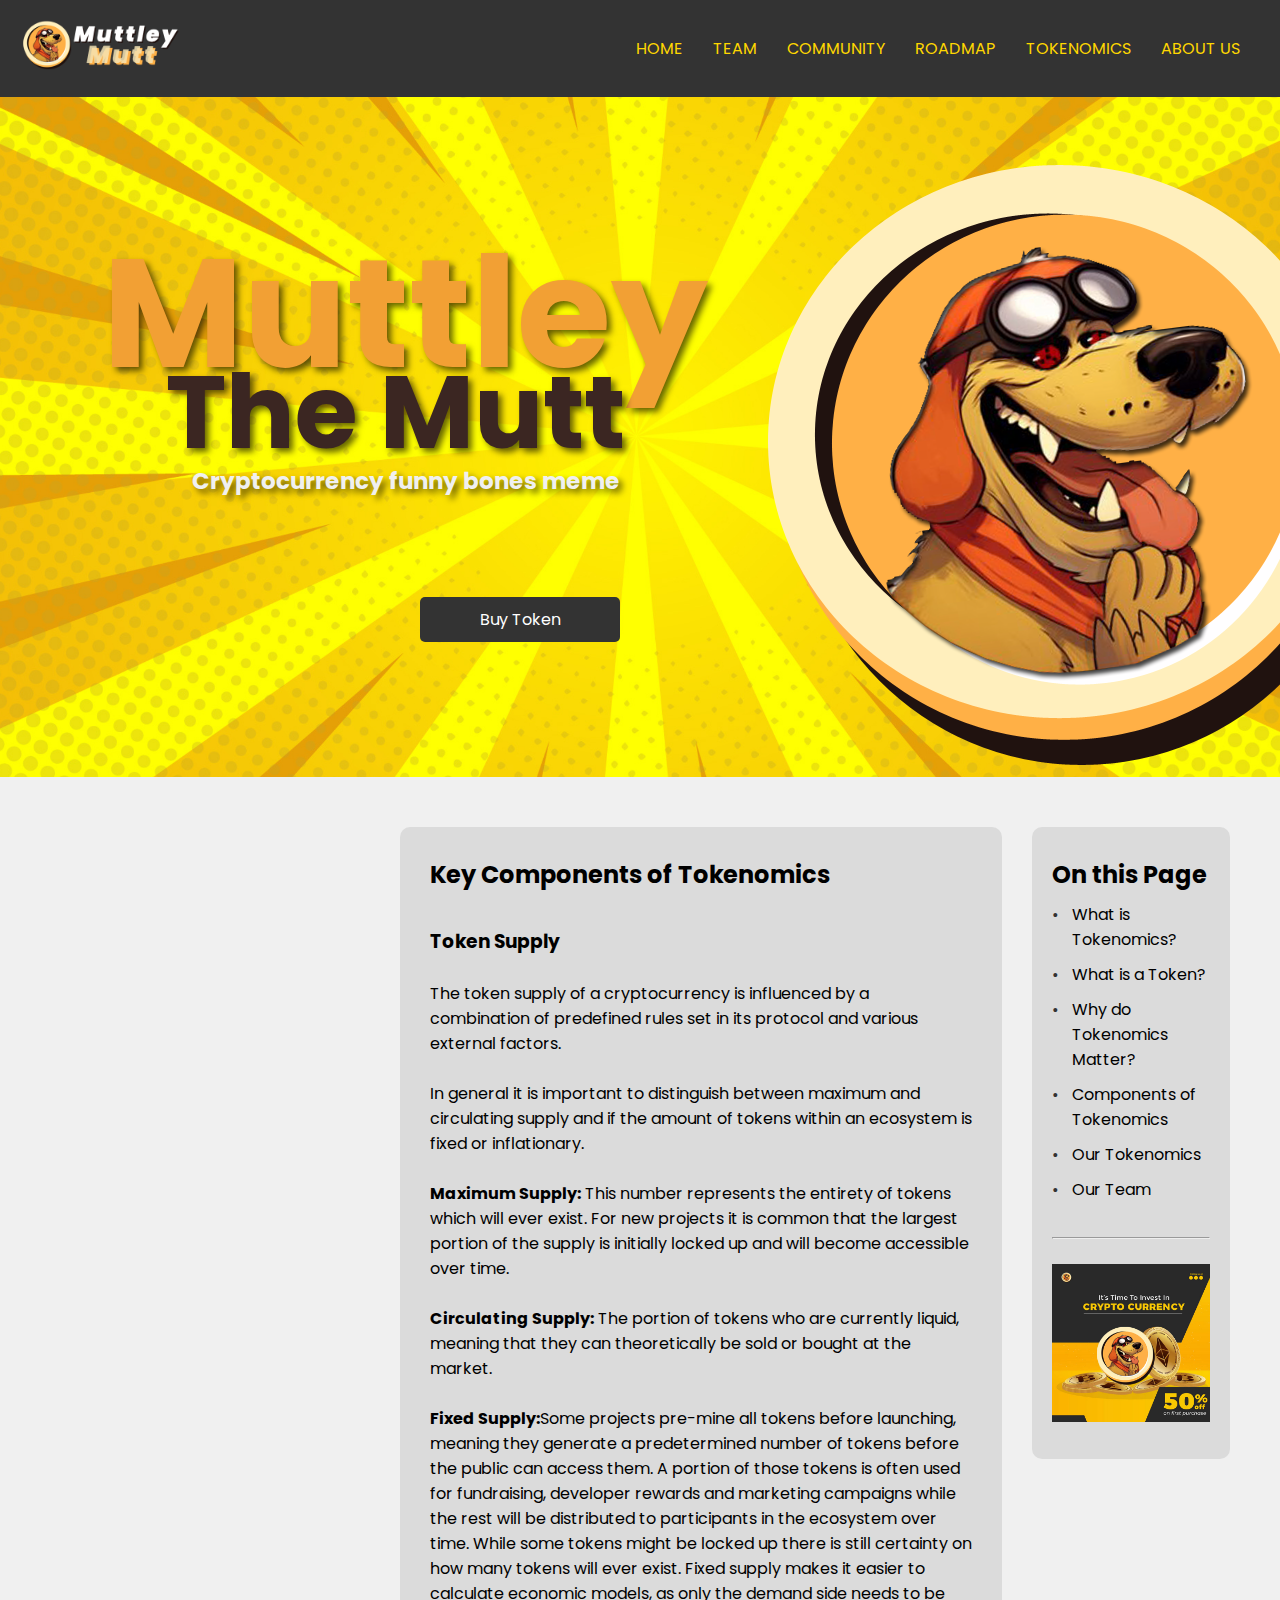
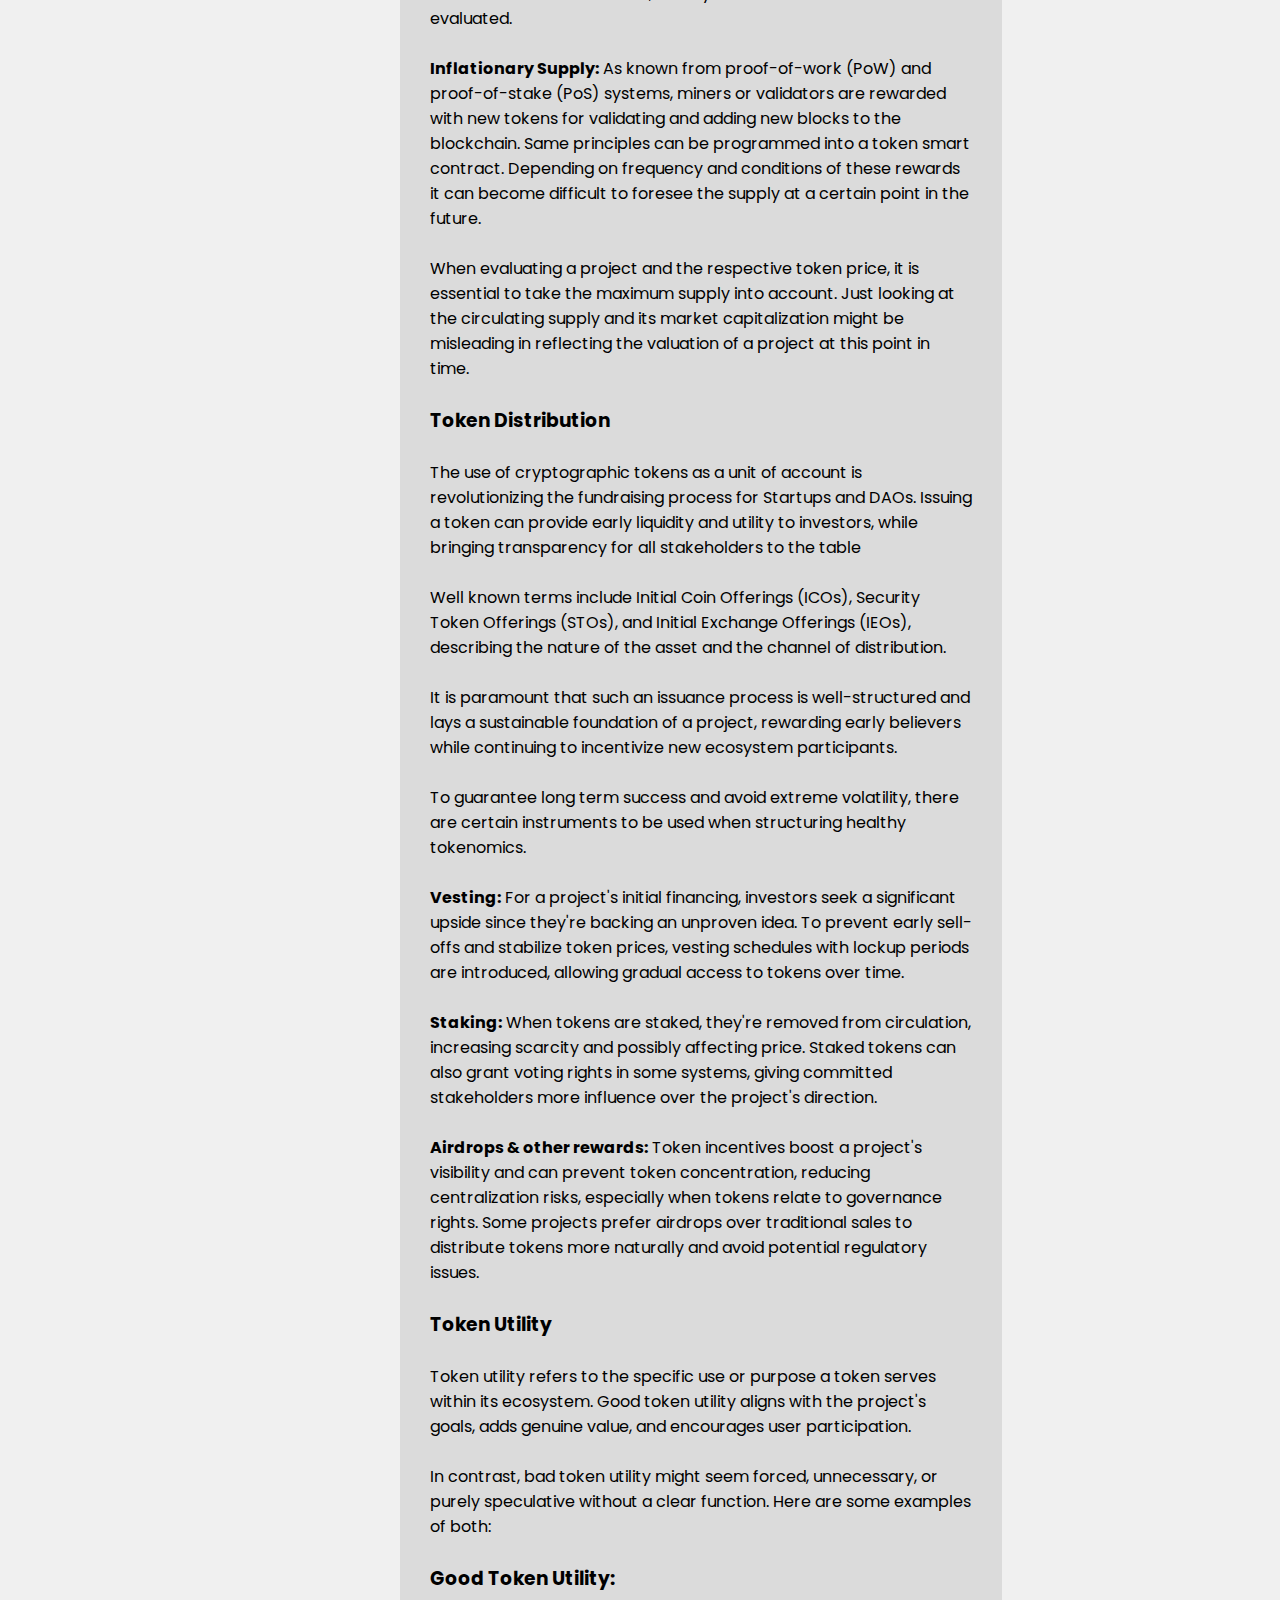
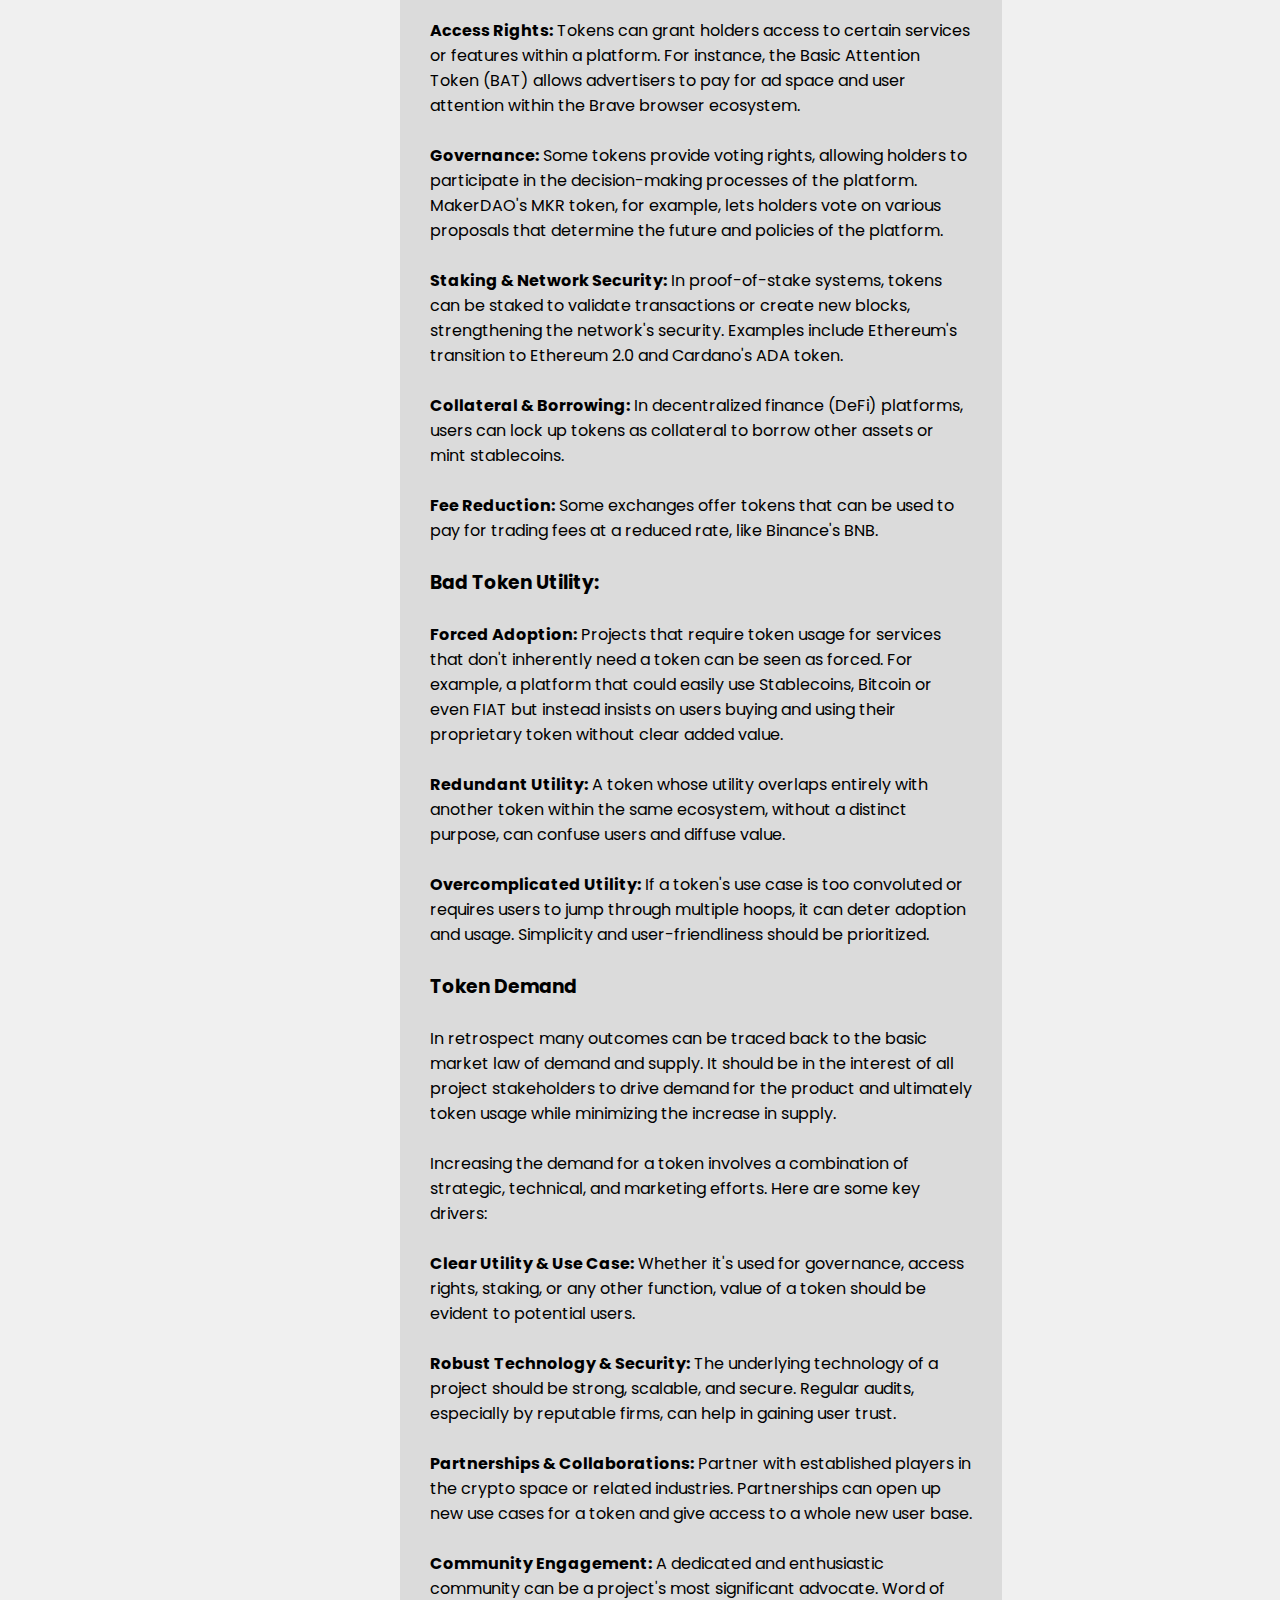
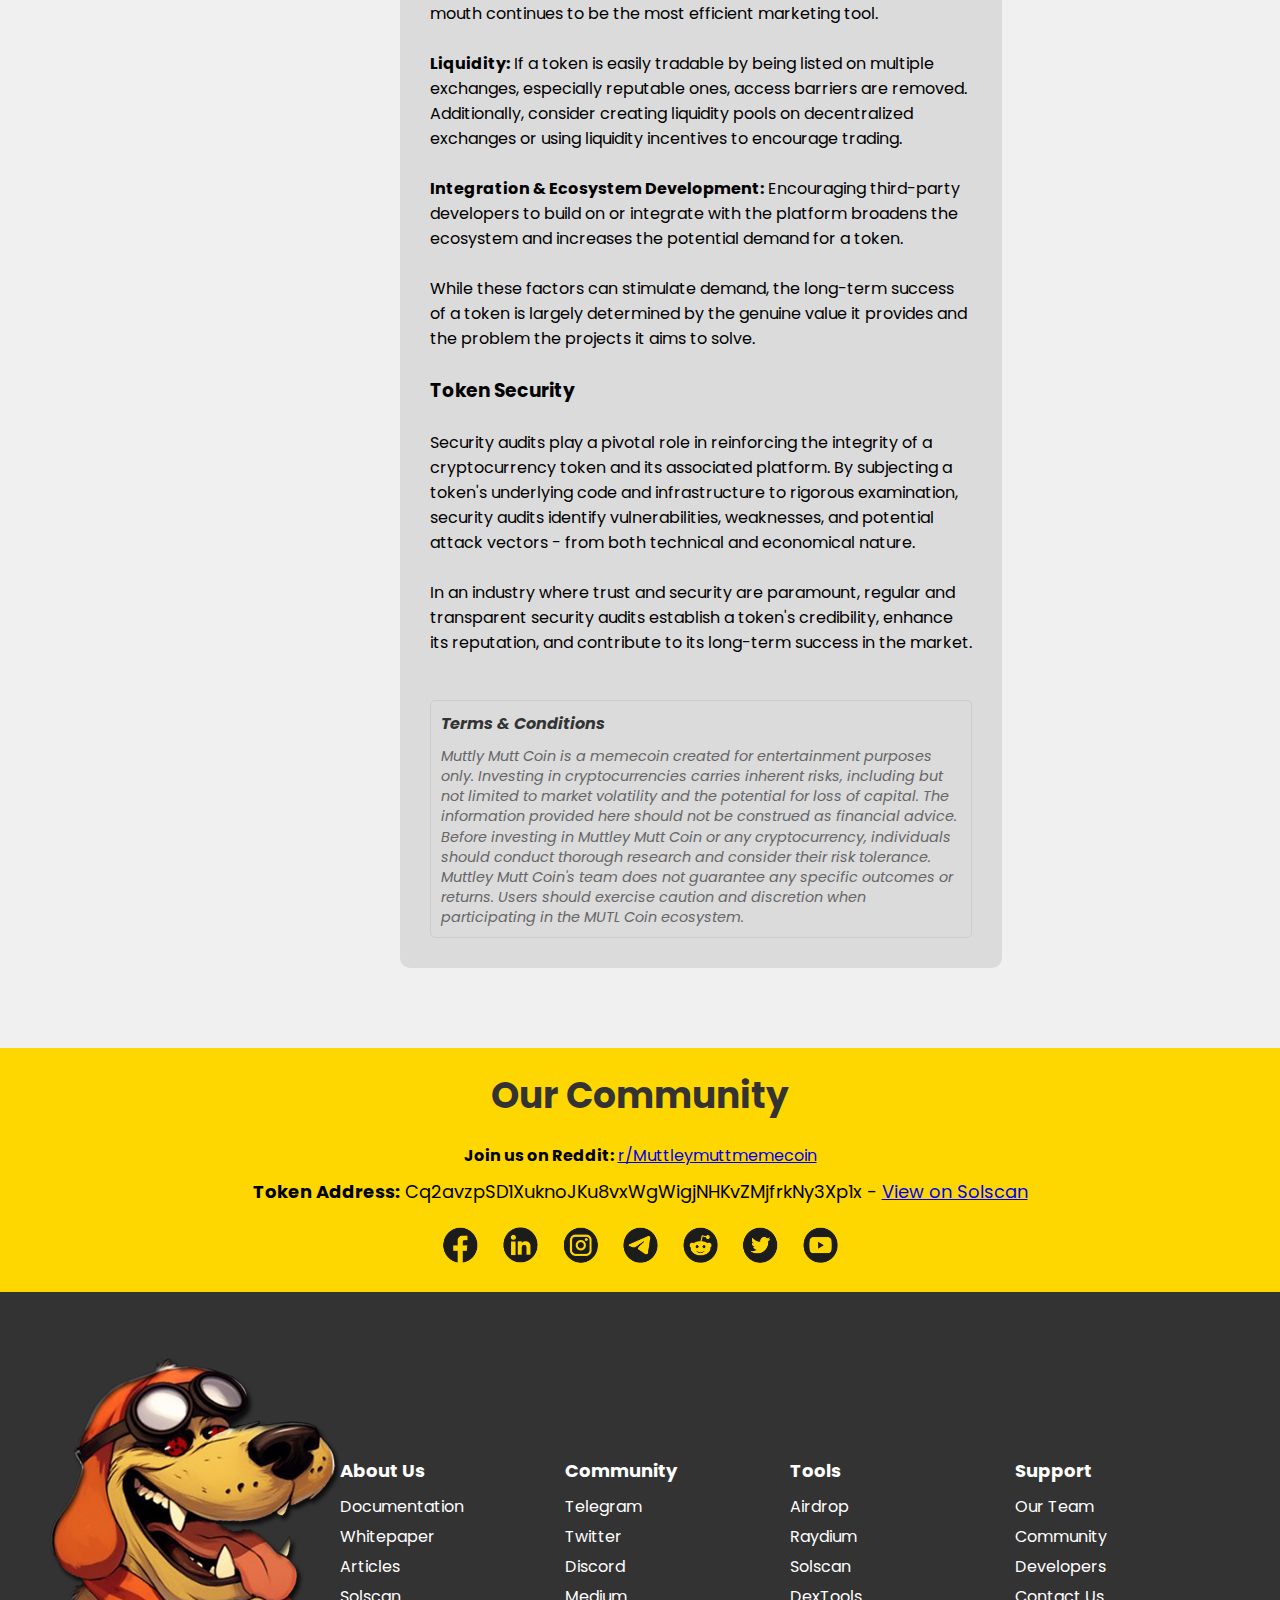
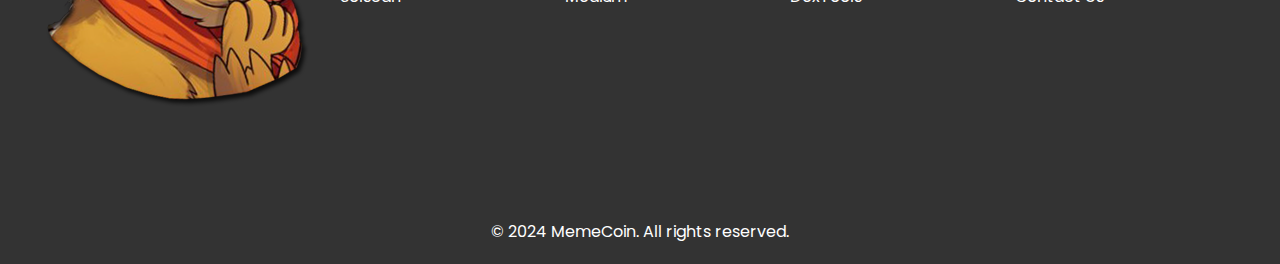
<file: $TURBO/TURBO/muttleymutt-coin.com/compounents-of-tokenomics.html>
<!DOCTYPE html>
<html lang="en">

<!-- Mirrored from muttleymutt-coin.com/compounents-of-tokenomics.html by HTTrack Website Copier/3.x [XR&CO'2014], Wed, 29 May 2024 20:36:17 GMT -->
<head>
    <meta charset="UTF-8">
    <meta http-equiv="X-UA-Compatible" content="IE=edge">
    <meta name="viewport" content="width=device-width, initial-scale=1.0">
    <title>Muttley Mutt - Tokenomics</title>

    <link rel="stylesheet" href="style.css"> <!-- Reference to your CSS file -->
    <link href="https://fonts.googleapis.com/css2?family=Poppins:wght@400;700&amp;display=swap" rel="stylesheet">
    <link rel="stylesheet" href="../cdnjs.cloudflare.com/ajax/libs/font-awesome/6.0.0-beta2/css/all.min.css" integrity="sha512-YWzhKL2whUzgiheMoBFwW8CKV4qpHQAEuvilg9FAn5VJUDwKZZxkJNuGM4XkWuk94WCrrwslk8yWNGmY1EduTA==" crossorigin="anonymous" referrerpolicy="no-referrer" />
</head>
<body>

    <header>
        <div class="logo">
            <img src="img/Muttley-Mutt-Website-Logo.png" alt="MemeCoin Logo"> <!-- Replace 'logo.png' with your actual logo image -->
        </div>
        <nav>
            <ul class='nav-bar'>
                <input type='checkbox' id='check' />
                <span class="menu">
                    <li><a href="index-2.html">Home</a></li>
                    <li><a href="team.html">Team</a></li>
                    <li><a href="community.html">Community</a></li>
                    <li><a href="roadmap.html">Roadmap</a></li>
                    <li><a href="tokenomics.html">Tokenomics</a></li>
                    <li><a href="about-us.html">About Us</a></li>
                    <label for="check" class="close-menu"><i class="fas fa-times"></i></label>
                </span>
                <label for="check" class="open-menu"><i class="fas fa-bars"></i></label>
            </ul>
        </nav>
    </header>

    <main>
      <div class="logo-mutt">
          <img src="img/Muttley-Mutt-Logo.png" alt="Muttley The Mutt Meme">
        </div>
        <h1 class="heading-text">Muttley</h1>
        <h1 class="heading-intro">The Mutt</h1>
        <h1 class="heading-bones">Cryptocurrency funny bones meme</h1>
        <a href="https://dexscreener.com/solana/h473chjznucgokduxdm4csdnmc6u7s7h9eu1vqjbsq2i" target="_blank" class="buy-token-button">Buy Token</a>
    </main>
    <section class="featured-section">
        <div class="featured-content">
          <h2>Key Components of Tokenomics</h2>
          <br>
          <article>
            <h3>Token Supply</h3>
            <br>    
            <p>The token supply of a cryptocurrency is influenced by a combination of predefined rules set in its protocol and various external factors. </p>
            <br>    
            <p>In general it is important to distinguish between maximum and circulating supply and if the amount of tokens within an ecosystem is fixed or inflationary.</p>
            <br>    
            <p><strong>Maximum Supply:</strong> This number represents the entirety of tokens which will ever exist. For new projects it is common that the largest portion of the supply is initially locked up and will become accessible over time.</p>
            <br>    
            <p><strong>Circulating Supply:</strong> The portion of tokens who are currently liquid, meaning that they can theoretically be sold or bought at the market.</p>
            <br>    
            <p><strong>Fixed Supply:</strong>Some projects pre-mine all tokens before launching, meaning they generate a predetermined number of tokens before the public can access them. A portion of those tokens is often used for fundraising, developer rewards and marketing campaigns while the rest will be distributed to participants in the ecosystem over time. While some tokens might be locked up there is still certainty on how many tokens will ever exist. Fixed supply makes it easier to calculate economic models, as only the demand side needs to be evaluated.</p>
            <br> 
            <p><strong>Inflationary Supply:</strong> As known from proof-of-work (PoW) and proof-of-stake (PoS) systems, miners or validators are rewarded with new tokens for validating and adding new blocks to the blockchain. Same principles can be programmed into a token smart contract. Depending on frequency and conditions of these rewards it can become difficult to foresee the supply at a certain point in the future.</p>
            <br>    
            <p>When evaluating a project and the respective token price, it is essential to take the maximum supply into account. Just looking at the circulating supply and its market capitalization might be misleading in reflecting the valuation of a project at this point in time.</p>
            <br>
            <h3>Token Distribution</h3>
            <br> 
            <p>The use of cryptographic tokens as a unit of account is revolutionizing the fundraising process for Startups and DAOs. Issuing a token can provide early liquidity and utility to investors, while bringing transparency for all stakeholders to the table</p>
            <br>  
            <p>Well known terms include Initial Coin Offerings (ICOs), Security Token Offerings (STOs), and Initial Exchange Offerings (IEOs), describing the nature of the asset and the channel of distribution.</p>
            <br>    
            <p>It is paramount that such an issuance process is well-structured and lays a sustainable foundation of a project, rewarding early believers while continuing to incentivize new ecosystem participants.</p>
            <br>    
            <p>To guarantee long term success and avoid extreme volatility, there are certain instruments to be used when structuring healthy tokenomics.</p>
            <br>  
            <p><strong>Vesting:</strong> For a project's initial financing, investors seek a significant upside since they're backing an unproven idea. To prevent early sell-offs and stabilize token prices, vesting schedules with lockup periods are introduced, allowing gradual access to tokens over time.</p>
            <br>    
            <p><strong>Staking:</strong> When tokens are staked, they're removed from circulation, increasing scarcity and possibly affecting price. Staked tokens can also grant voting rights in some systems, giving committed stakeholders more influence over the project's direction.</p>
            <br>    
            <p><strong>Airdrops & other rewards:</strong> Token incentives boost a project's visibility and can prevent token concentration, reducing centralization risks, especially when tokens relate to governance rights. Some projects prefer airdrops over traditional sales to distribute tokens more naturally and avoid potential regulatory issues.</p>
            <br>
            <h3>Token Utility</h3>
            <br>
            <p>Token utility refers to the specific use or purpose a token serves within its ecosystem. Good token utility aligns with the project's goals, adds genuine value, and encourages user participation.</p>
            <br>  
            <p>In contrast, bad token utility might seem forced, unnecessary, or purely speculative without a clear function. Here are some examples of both:</p>
            <br> 
            <h3>Good Token Utility:</h3>
            <br>
            <p><strong>Access Rights:</strong> Tokens can grant holders access to certain services or features within a platform. For instance, the Basic Attention Token (BAT) allows advertisers to pay for ad space and user attention within the Brave browser ecosystem.</p>
            <br>
            <p><strong>Governance:</strong> Some tokens provide voting rights, allowing holders to participate in the decision-making processes of the platform. MakerDAO's MKR token, for example, lets holders vote on various proposals that determine the future and policies of the platform.</p>
            <br> 
            <p><strong>Staking & Network Security:</strong> In proof-of-stake systems, tokens can be staked to validate transactions or create new blocks, strengthening the network's security. Examples include Ethereum's transition to Ethereum 2.0 and Cardano's ADA token.</p>
            <br> 
            <p><strong>Collateral & Borrowing:</strong> In decentralized finance (DeFi) platforms, users can lock up tokens as collateral to borrow other assets or mint stablecoins.</p>
            <br> 
            <p><strong>Fee Reduction:</strong> Some exchanges offer tokens that can be used to pay for trading fees at a reduced rate, like Binance's BNB.</p>
            <br> 
            <h3>Bad Token Utility:</h3>
            <br>
            <p><strong>Forced Adoption:</strong> Projects that require token usage for services that don't inherently need a token can be seen as forced. For example, a platform that could easily use Stablecoins, Bitcoin or even FIAT but instead insists on users buying and using their proprietary token without clear added value.</p>
            <br> 
            <p><strong>Redundant Utility:</strong> A token whose utility overlaps entirely with another token within the same ecosystem, without a distinct purpose, can confuse users and diffuse value.</p>
            <br> 
            <p><strong>Overcomplicated Utility:</strong> If a token's use case is too convoluted or requires users to jump through multiple hoops, it can deter adoption and usage. Simplicity and user-friendliness should be prioritized.</p>
            <br> 
            <h3>Token Demand</h3>
            <br>
            <p>In retrospect many outcomes can be traced back to the basic market law of demand and supply. It should be in the interest of all project stakeholders to drive demand for the product and ultimately token usage while minimizing the increase in supply.</p>
            <br> 
            <p>Increasing the demand for a token involves a combination of strategic, technical, and marketing efforts. Here are some key drivers:</p>
            <br> 
            <p><strong>Clear Utility & Use Case:</strong> Whether it's used for governance, access rights, staking, or any other function, value of a token should be evident to potential users.</p>
            <br> 
            <p><strong>Robust Technology & Security:</strong> The underlying technology of a project should be strong, scalable, and secure. Regular audits, especially by reputable firms, can help in gaining user trust.</p>
            <br> 
            <p><strong>Partnerships & Collaborations:</strong> Partner with established players in the crypto space or related industries. Partnerships can open up new use cases for a token and give access to a whole new user base.</p>
            <br> 
            <p><strong>Community Engagement:</strong> A dedicated and enthusiastic community can be a project's most significant advocate. Word of mouth continues to be the most efficient marketing tool.</p>
            <br> 
            <p><strong>Liquidity:</strong> If a token is easily tradable by being listed on multiple exchanges, especially reputable ones, access barriers are removed. Additionally, consider creating liquidity pools on decentralized exchanges or using liquidity incentives to encourage trading.</p>
            <br> 
            <p><strong>Integration & Ecosystem Development:</strong> Encouraging third-party developers to build on or integrate with the platform broadens the ecosystem and increases the potential demand for a token.</p>
            <br> 
            <p>While these factors can stimulate demand, the long-term success of a token is largely determined by the genuine value it provides and the problem the projects it aims to solve. </p>
            <br> 
            <h3>Token Security</h3>
            <br>
            <p>Security audits play a pivotal role in reinforcing the integrity of a cryptocurrency token and its associated platform. By subjecting a token's underlying code and infrastructure to rigorous examination, security audits identify vulnerabilities, weaknesses, and potential attack vectors - from both technical and economical nature.</p>
            <br>  
            <p>In an industry where trust and security are paramount, regular and transparent security audits establish a token's credibility, enhance its reputation, and contribute to its long-term success in the market.</p>
            <br>    
          </article>
          <!-- Terms Section -->
          <div class="terms">           
            <h3>Terms & Conditions</h3>
            <p>Muttly Mutt Coin is a memecoin created for entertainment purposes only. Investing in cryptocurrencies carries inherent risks, including but not limited to market volatility and the potential for loss of capital. The information provided here should not be construed as financial advice. Before investing in Muttley Mutt Coin or any cryptocurrency, individuals should conduct thorough research and consider their risk tolerance. Muttley Mutt Coin's team does not guarantee any specific outcomes or returns. Users should exercise caution and discretion when participating in the MUTL Coin ecosystem.</p>
          </div>    
        </div>
        <div class="sidebar-section">
          <div class="sidebar">
            <h2>On this Page</h2>
            <ul>
              <li><a href="what-is-tokenomics.html">What is Tokenomics?</a></li>
              <li><a href="what-is-token.html">What is a Token?</a></li>
              <li><a href="why-tokenomics-matter.html">Why do Tokenomics Matter?</a></li>
              <li><a href="compounents-of-tokenomics.html">Components of Tokenomics</a></li>
              <li><a href="tokenomics.html">Our Tokenomics</a></li>
              <li><a href="team.html">Our Team</a></li>
            </ul>
            <br>
            <hr>
            <br>
            <div class="banner">
                <a href="pre-sale.html">
                  <img src="img/Muttley-Mutt-Banner-600x600.jpg" alt="Banner">
                </a>
              </div>
          </div>
        </div>
      </section>
      
      <section>
          <p style="height: 60px;"></p>
          <div class="community-area">
            <div class="community-title">
              <h2>Our Community</h2>
            </div>
            <div class="community-links">
              <p><strong>Join us on Reddit:</strong> <a href="https://www.reddit.com/r/Muttleymuttmemecoin" target="_blank">r/Muttleymuttmemecoin</a></p>
              <p class="token-address"><strong>Token Address:</strong> Cq2avzpSD1XuknoJKu8vxWgWigjNHKvZMjfrkNy3Xp1x - <a href="https://solscan.io/token/Cq2avzpSD1XuknoJKu8vxWgWigjNHKvZMjfrkNy3Xp1x" target="_blank">View on Solscan</a></p>
            </div>
            <div class="social-icons">
              <a href="https://www.facebook.com/muttleymuttcoin" target="_blank"><img src="img/social-icon-facebook.png" alt="Facebook"></a>
              <a href="https://www.linkedin.com/" target="_blank"><img src="img/social-icon-linkedin.png" alt="LinkedIn"></a>
              <a href="https://instagram.com/" target="_blank"><img src="img/social-icon-instagram.png" alt="Instagram"></a>
              <a href="https://t.me/muttleymuttcoin" target="_blank"><img src="img/social-icon-telegram.png" alt="Telegram"></a>
              <a href="https://www.reddit.com/r/Muttleymuttmemecoin/" target="_blank"><img src="img/social-icon-reddit.png" alt="Reddit"></a>
              <a href="https://twitter.com/muttleycoin" target="_blank"><img src="img/social-icon-twitter.png" alt="Twitter"></a>
              <a href="https://youtube.com/" target="_blank"><img src="img/social-icon-youtube.png" alt="Youtube"></a>
              <!-- Add more social media icons as needed -->
            </div>
          </div>
      </section>
      
      <footer class="footer-top">
          <div class="footer-container">
              <div class="footer-column footer-logo">
                  <!-- Footer Logo -->
                  <img src="img/Footer-Logo.png" alt="Footer Logo">
              </div>
              <div class="footer-column">
                  <!-- Column 2: About Us -->
                  <h4>About Us</h4>
                  <ul>
                      <li><a href="#">Documentation</a></li>
                      <li><a href="#">Whitepaper</a></li>
                      <li><a href="#">Articles</a></li>
                      <li><a href="#">Solscan</a></li>
                  </ul>
              </div>
              <div class="footer-column">
                  <!-- Column 3: Community -->
                  <h4>Community</h4>
                  <ul>
                      <li><a href="https://t.me/muttleymuttcoin">Telegram</a></li>
                      <li><a href="https://twitter.com/muttleycoin">Twitter</a></li>
                      <li><a href="#">Discord</a></li>
                      <li><a href="#">Medium</a></li>
                  </ul>
              </div>
              <div class="footer-column">
                  <!-- Column 4: Support -->
                  <h4>Tools</h4>
                  <ul>
                      <li><a href="#">Airdrop</a></li>
                      <li><a href="https://raydium.io/">Raydium</a></li>
                      <li><a href="https://solscan.io/">Solscan</a></li>
                      <li><a href="https://www.dextools.io/app/en/pairs">DexTools</a></li>
                  </ul>
              </div>
              <div class="footer-column">
                  <!-- Column 5: Support -->
                  <h4>Support</h4>
                  <ul>
                      <li><a href="team.html">Our Team</a></li>
                      <li><a href="community.html">Community</a></li>
                      <li><a href="team.html">Developers</a></li>
                      <li><a href="contact-us.html">Contact Us</a></li>
                  </ul>
              </div>
          </div>    
        </footer>
        
            <footer>
                <p>&copy; 2024 MemeCoin. All rights reserved.</p>
            </footer>  
      
      </body>
      
<!-- Mirrored from muttleymutt-coin.com/compounents-of-tokenomics.html by HTTrack Website Copier/3.x [XR&CO'2014], Wed, 29 May 2024 20:36:17 GMT -->
</html>
</file>
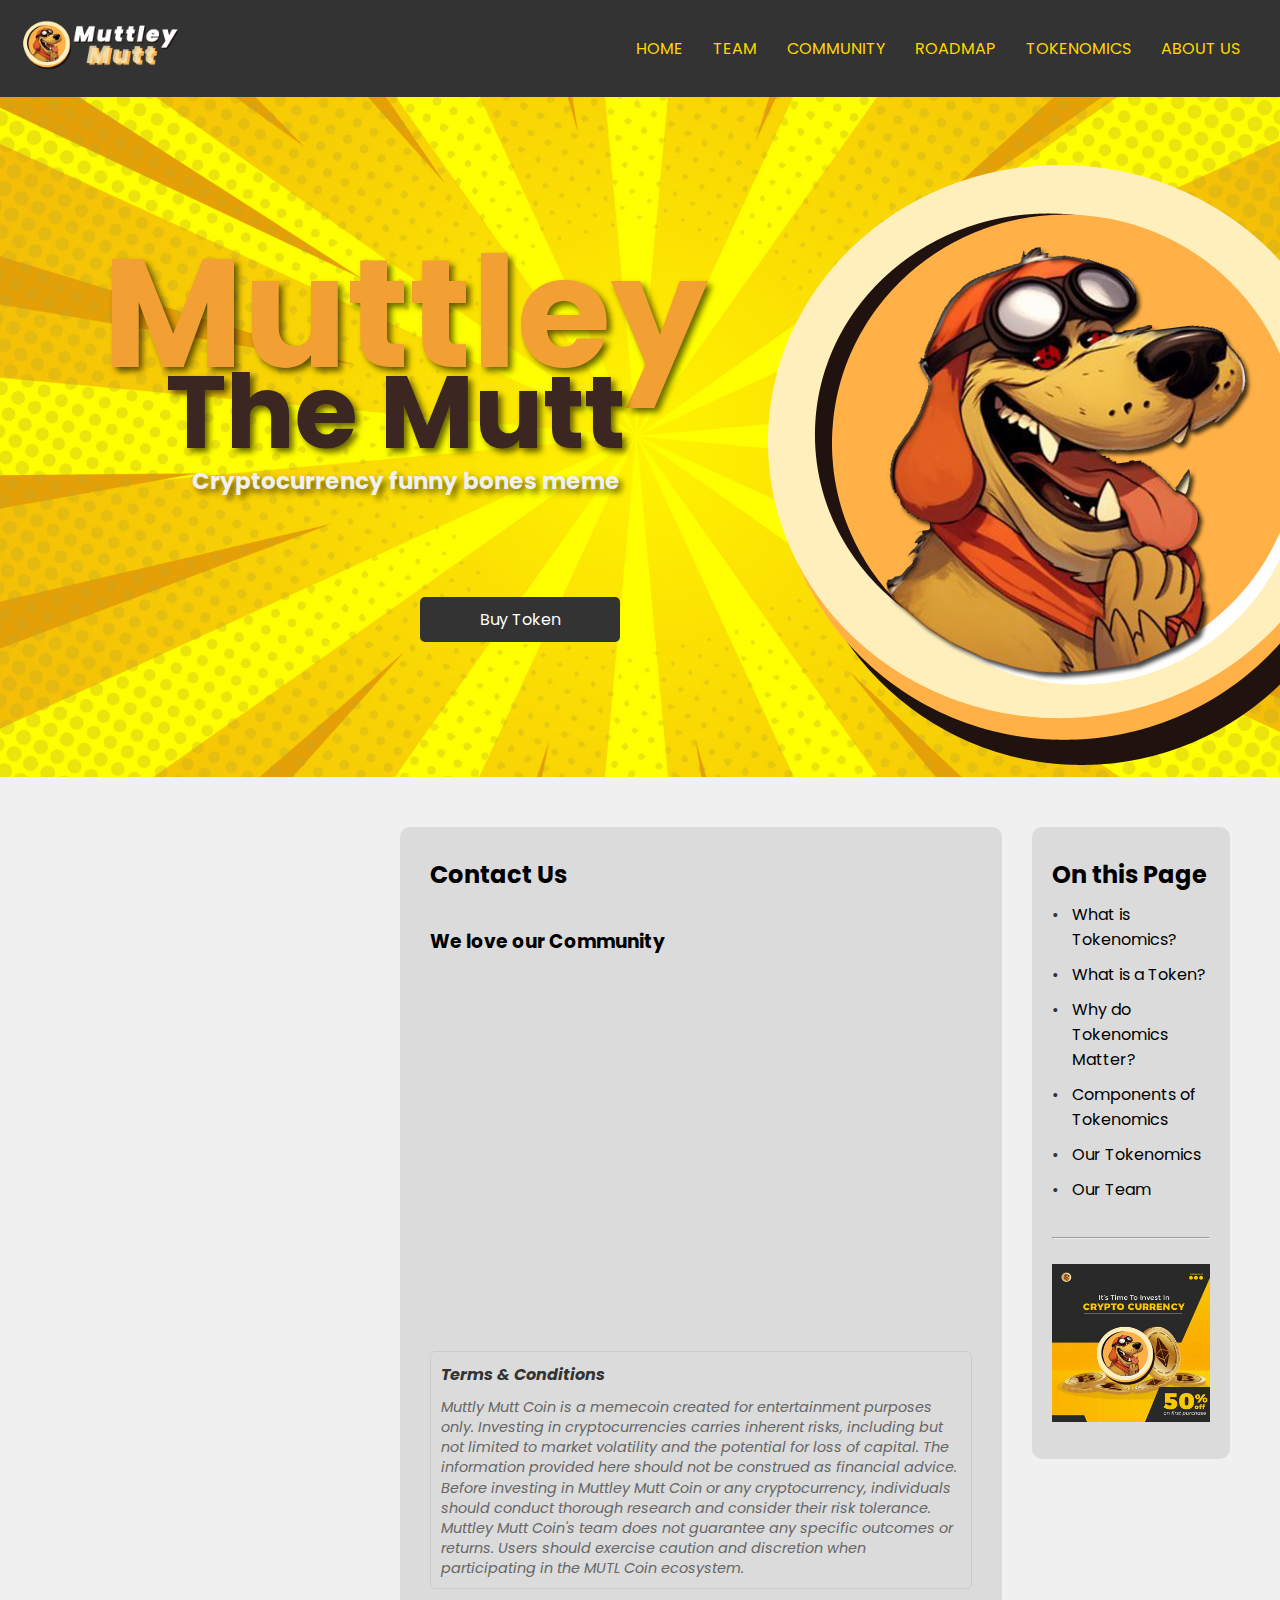
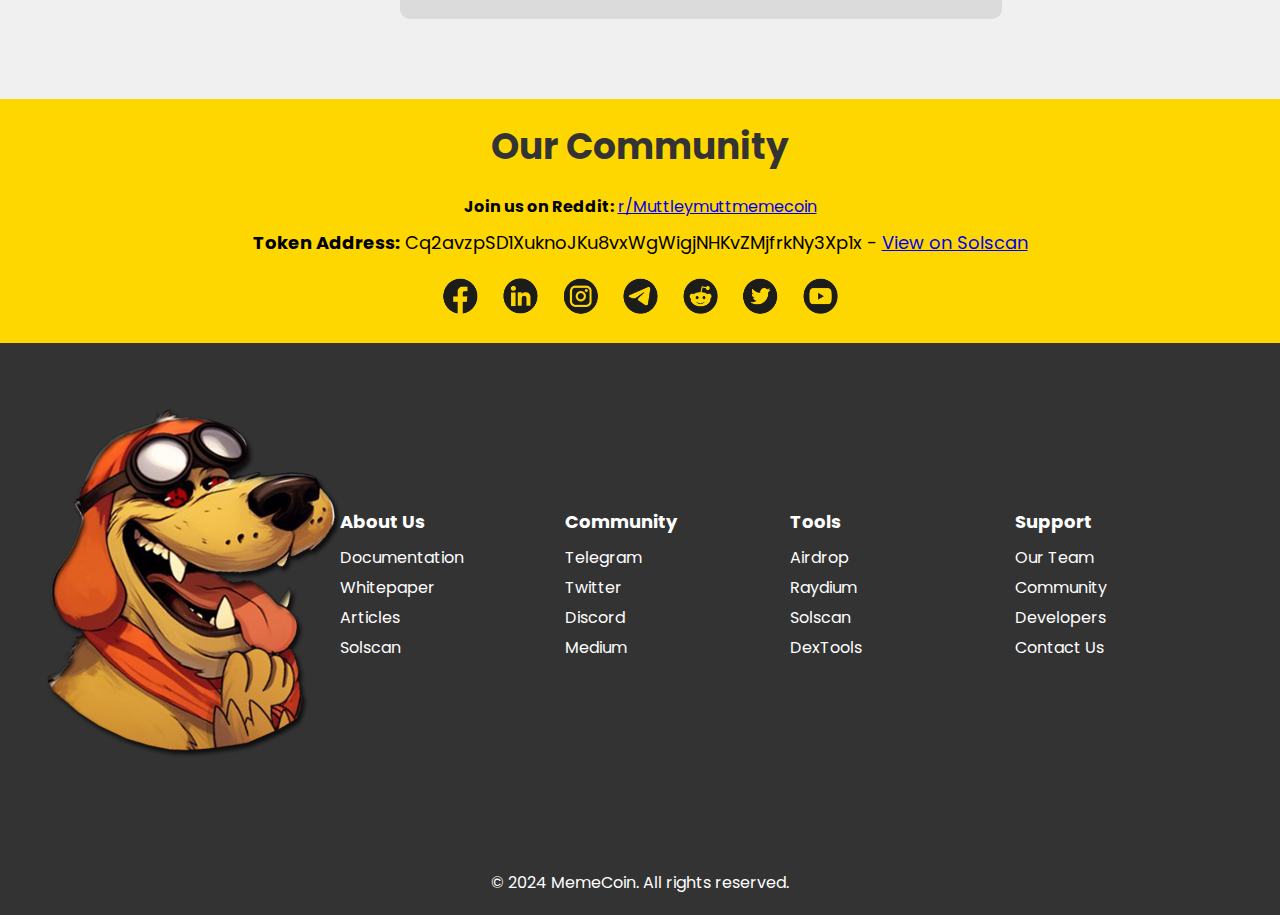
<file: $TURBO/TURBO/muttleymutt-coin.com/contact-us.html>
<!DOCTYPE html>
<html lang="en">

<!-- Mirrored from muttleymutt-coin.com/contact-us.html by HTTrack Website Copier/3.x [XR&CO'2014], Wed, 29 May 2024 20:36:17 GMT -->
<head>
    <meta charset="UTF-8">
    <meta http-equiv="X-UA-Compatible" content="IE=edge">
    <meta name="viewport" content="width=device-width, initial-scale=1.0">
    <title>Muttley Mutt - Tokenomics</title>

    <link rel="stylesheet" href="style.css"> <!-- Reference to your CSS file -->
    <link href="https://fonts.googleapis.com/css2?family=Poppins:wght@400;700&amp;display=swap" rel="stylesheet">
    <link rel="stylesheet" href="../cdnjs.cloudflare.com/ajax/libs/font-awesome/6.0.0-beta2/css/all.min.css" integrity="sha512-YWzhKL2whUzgiheMoBFwW8CKV4qpHQAEuvilg9FAn5VJUDwKZZxkJNuGM4XkWuk94WCrrwslk8yWNGmY1EduTA==" crossorigin="anonymous" referrerpolicy="no-referrer" />
</head>
<body>

    <header>
        <div class="logo">
            <img src="img/Muttley-Mutt-Website-Logo.png" alt="MemeCoin Logo"> <!-- Replace 'logo.png' with your actual logo image -->
        </div>
        <nav>
            <ul class='nav-bar'>
                <input type='checkbox' id='check' />
                <span class="menu">
                    <li><a href="index-2.html">Home</a></li>
                    <li><a href="team.html">Team</a></li>
                    <li><a href="community.html">Community</a></li>
                    <li><a href="roadmap.html">Roadmap</a></li>
                    <li><a href="tokenomics.html">Tokenomics</a></li>
                    <li><a href="about-us.html">About Us</a></li>
                    <label for="check" class="close-menu"><i class="fas fa-times"></i></label>
                </span>
                <label for="check" class="open-menu"><i class="fas fa-bars"></i></label>
            </ul>
        </nav>
    </header>

    <main>
      <div class="logo-mutt">
          <img src="img/Muttley-Mutt-Logo.png" alt="Muttley The Mutt Meme">
        </div>
        <h1 class="heading-text">Muttley</h1>
        <h1 class="heading-intro">The Mutt</h1>
        <h1 class="heading-bones">Cryptocurrency funny bones meme</h1>
        <a href="https://dexscreener.com/solana/h473chjznucgokduxdm4csdnmc6u7s7h9eu1vqjbsq2i" target="_blank" class="buy-token-button">Buy Token</a>
    </main>
    <section class="featured-section">
        <div class="featured-content">
          <h2>Contact Us</h2>
          <br>
          <article>
            <h3>We love our Community</h3>
            <br>    
            <p></p>
            <br>    
            <p></p>
            <br>    
            <p></p>
            <br>    
            <p></p>
            <br>    
            <p></p>
            <br>    
            <p></p>
            <br>    
            <p></p>
            <br>    
            <p></p>
            <br>    
            <p></p>
            <br>    
            <p></p>
            <br>    
            <p></p>
            <br>    
            <p></p>
            <br>    
            <p></p>
            <br>       
            <p></p>
            <br>   
          </article>
          <!-- Terms Section -->
          <div class="terms">           
            <h3>Terms & Conditions</h3>
            <p>Muttly Mutt Coin is a memecoin created for entertainment purposes only. Investing in cryptocurrencies carries inherent risks, including but not limited to market volatility and the potential for loss of capital. The information provided here should not be construed as financial advice. Before investing in Muttley Mutt Coin or any cryptocurrency, individuals should conduct thorough research and consider their risk tolerance. Muttley Mutt Coin's team does not guarantee any specific outcomes or returns. Users should exercise caution and discretion when participating in the MUTL Coin ecosystem.</p>
          </div>    
        </div>
        <div class="sidebar-section">
          <div class="sidebar">
            <h2>On this Page</h2>
            <ul>
              <li><a href="what-is-tokenomics.html">What is Tokenomics?</a></li>
              <li><a href="what-is-token.html">What is a Token?</a></li>
              <li><a href="why-tokenomics-matter.html">Why do Tokenomics Matter?</a></li>
              <li><a href="compounents-of-tokenomics.html">Components of Tokenomics</a></li>
              <li><a href="tokenomics.html">Our Tokenomics</a></li>
              <li><a href="team.html">Our Team</a></li>
            </ul>
            <br>
            <hr>
            <br>
            <div class="banner">
                <a href="pre-sale.html">
                  <img src="img/Muttley-Mutt-Banner-600x600.jpg" alt="Banner">
                </a>
              </div>
          </div>
        </div>
      </section>
      
      <section>
          <p style="height: 60px;"></p>
          <div class="community-area">
            <div class="community-title">
              <h2>Our Community</h2>
            </div>
            <div class="community-links">
              <p><strong>Join us on Reddit:</strong> <a href="https://www.reddit.com/r/Muttleymuttmemecoin" target="_blank">r/Muttleymuttmemecoin</a></p>
              <p class="token-address"><strong>Token Address:</strong> Cq2avzpSD1XuknoJKu8vxWgWigjNHKvZMjfrkNy3Xp1x - <a href="https://solscan.io/token/Cq2avzpSD1XuknoJKu8vxWgWigjNHKvZMjfrkNy3Xp1x" target="_blank">View on Solscan</a></p>
            </div>
            <div class="social-icons">
              <a href="https://www.facebook.com/muttleymuttcoin" target="_blank"><img src="img/social-icon-facebook.png" alt="Facebook"></a>
              <a href="https://www.linkedin.com/" target="_blank"><img src="img/social-icon-linkedin.png" alt="LinkedIn"></a>
              <a href="https://instagram.com/" target="_blank"><img src="img/social-icon-instagram.png" alt="Instagram"></a>
              <a href="https://t.me/muttleymuttcoin" target="_blank"><img src="img/social-icon-telegram.png" alt="Telegram"></a>
              <a href="https://www.reddit.com/r/Muttleymuttmemecoin/" target="_blank"><img src="img/social-icon-reddit.png" alt="Reddit"></a>
              <a href="https://twitter.com/muttleycoin" target="_blank"><img src="img/social-icon-twitter.png" alt="Twitter"></a>
              <a href="https://youtube.com/" target="_blank"><img src="img/social-icon-youtube.png" alt="Youtube"></a>
              <!-- Add more social media icons as needed -->
            </div>
          </div>
      </section>
      
      <footer class="footer-top">
          <div class="footer-container">
              <div class="footer-column footer-logo">
                  <!-- Footer Logo -->
                  <img src="img/Footer-Logo.png" alt="Footer Logo">
              </div>
              <div class="footer-column">
                  <!-- Column 2: About Us -->
                  <h4>About Us</h4>
                  <ul>
                      <li><a href="#">Documentation</a></li>
                      <li><a href="#">Whitepaper</a></li>
                      <li><a href="#">Articles</a></li>
                      <li><a href="#">Solscan</a></li>
                  </ul>
              </div>
              <div class="footer-column">
                  <!-- Column 3: Community -->
                  <h4>Community</h4>
                  <ul>
                      <li><a href="https://t.me/muttleymuttcoin">Telegram</a></li>
                      <li><a href="https://twitter.com/muttleycoin">Twitter</a></li>
                      <li><a href="#">Discord</a></li>
                      <li><a href="#">Medium</a></li>
                  </ul>
              </div>
              <div class="footer-column">
                  <!-- Column 4: Support -->
                  <h4>Tools</h4>
                  <ul>
                      <li><a href="#">Airdrop</a></li>
                      <li><a href="https://raydium.io/">Raydium</a></li>
                      <li><a href="https://solscan.io/">Solscan</a></li>
                      <li><a href="https://www.dextools.io/app/en/pairs">DexTools</a></li>
                  </ul>
              </div>
              <div class="footer-column">
                  <!-- Column 5: Support -->
                  <h4>Support</h4>
                  <ul>
                      <li><a href="team.html">Our Team</a></li>
                      <li><a href="community.html">Community</a></li>
                      <li><a href="team.html">Developers</a></li>
                      <li><a href="contact-us.html">Contact Us</a></li>
                  </ul>
              </div>
          </div>    
        </footer>
        
            <footer>
                <p>&copy; 2024 MemeCoin. All rights reserved.</p>
            </footer>  
      
      </body>
      
<!-- Mirrored from muttleymutt-coin.com/contact-us.html by HTTrack Website Copier/3.x [XR&CO'2014], Wed, 29 May 2024 20:36:17 GMT -->
</html>
</file>
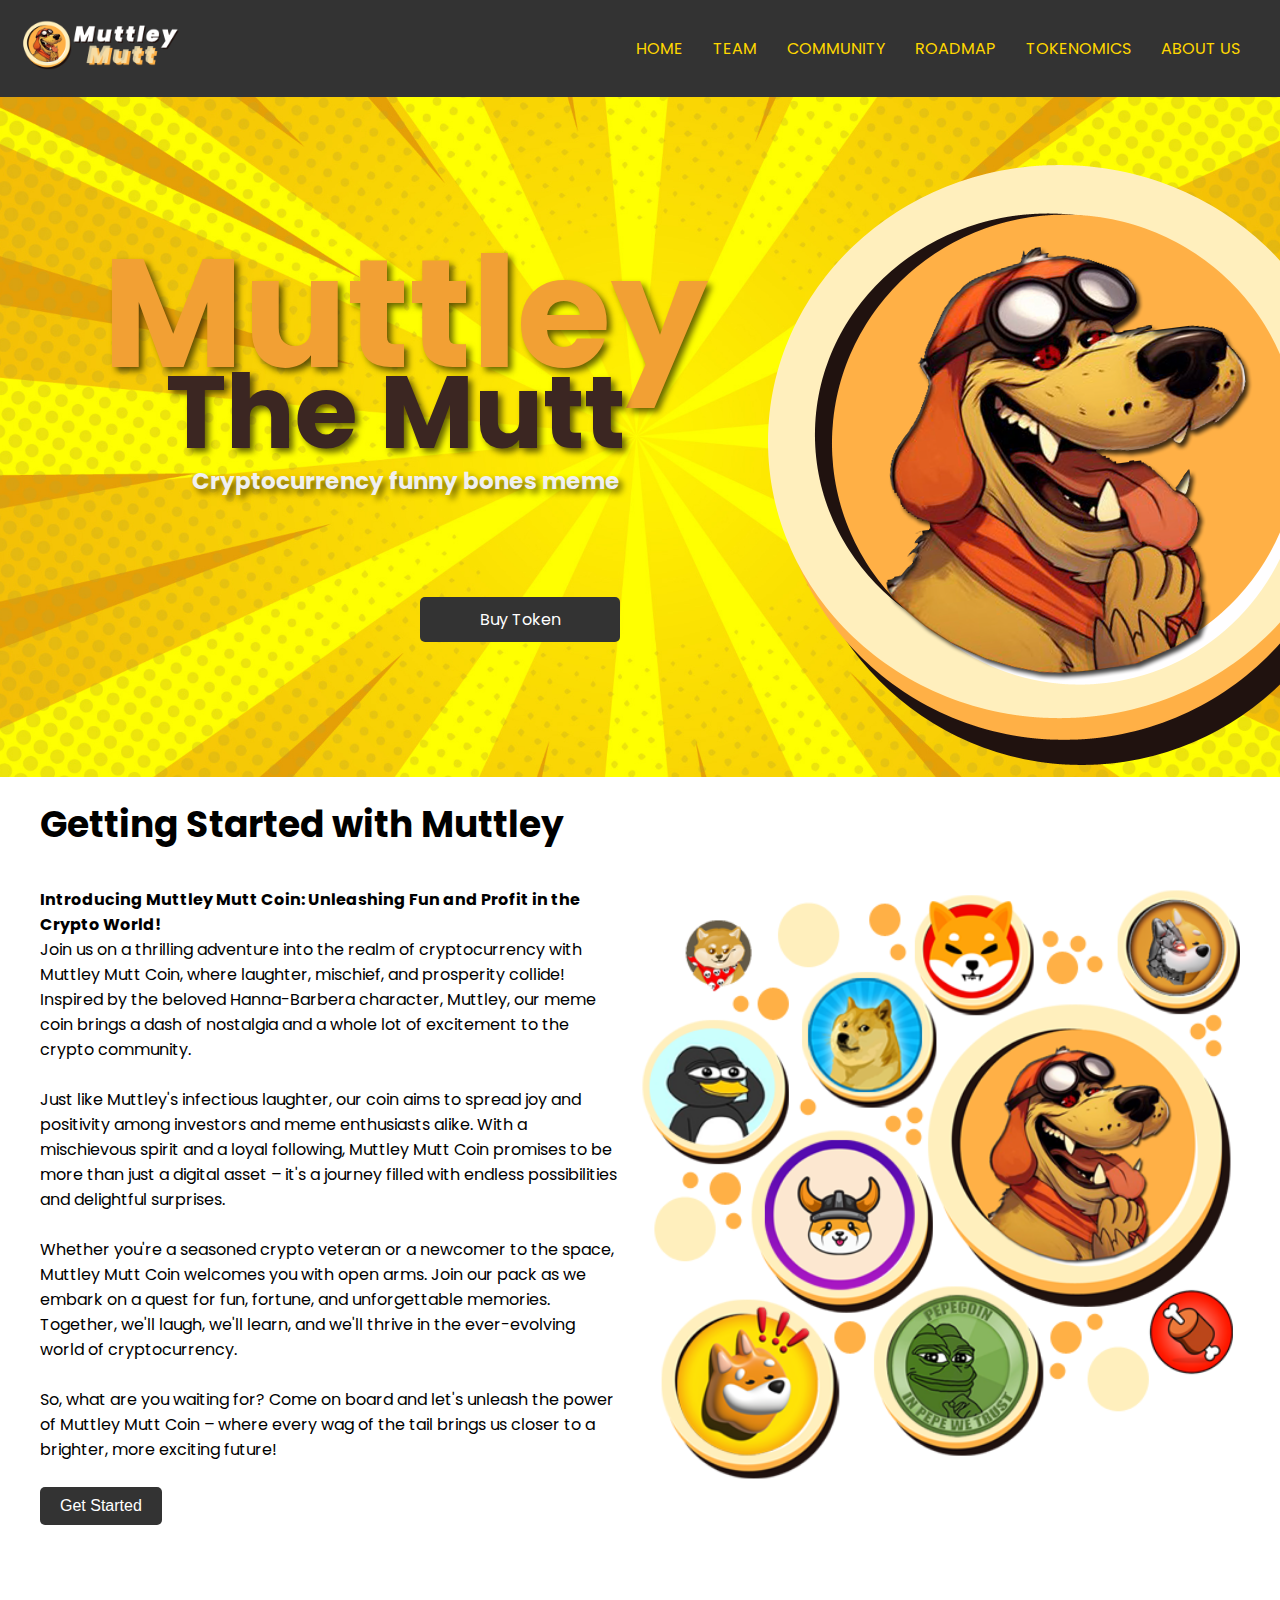
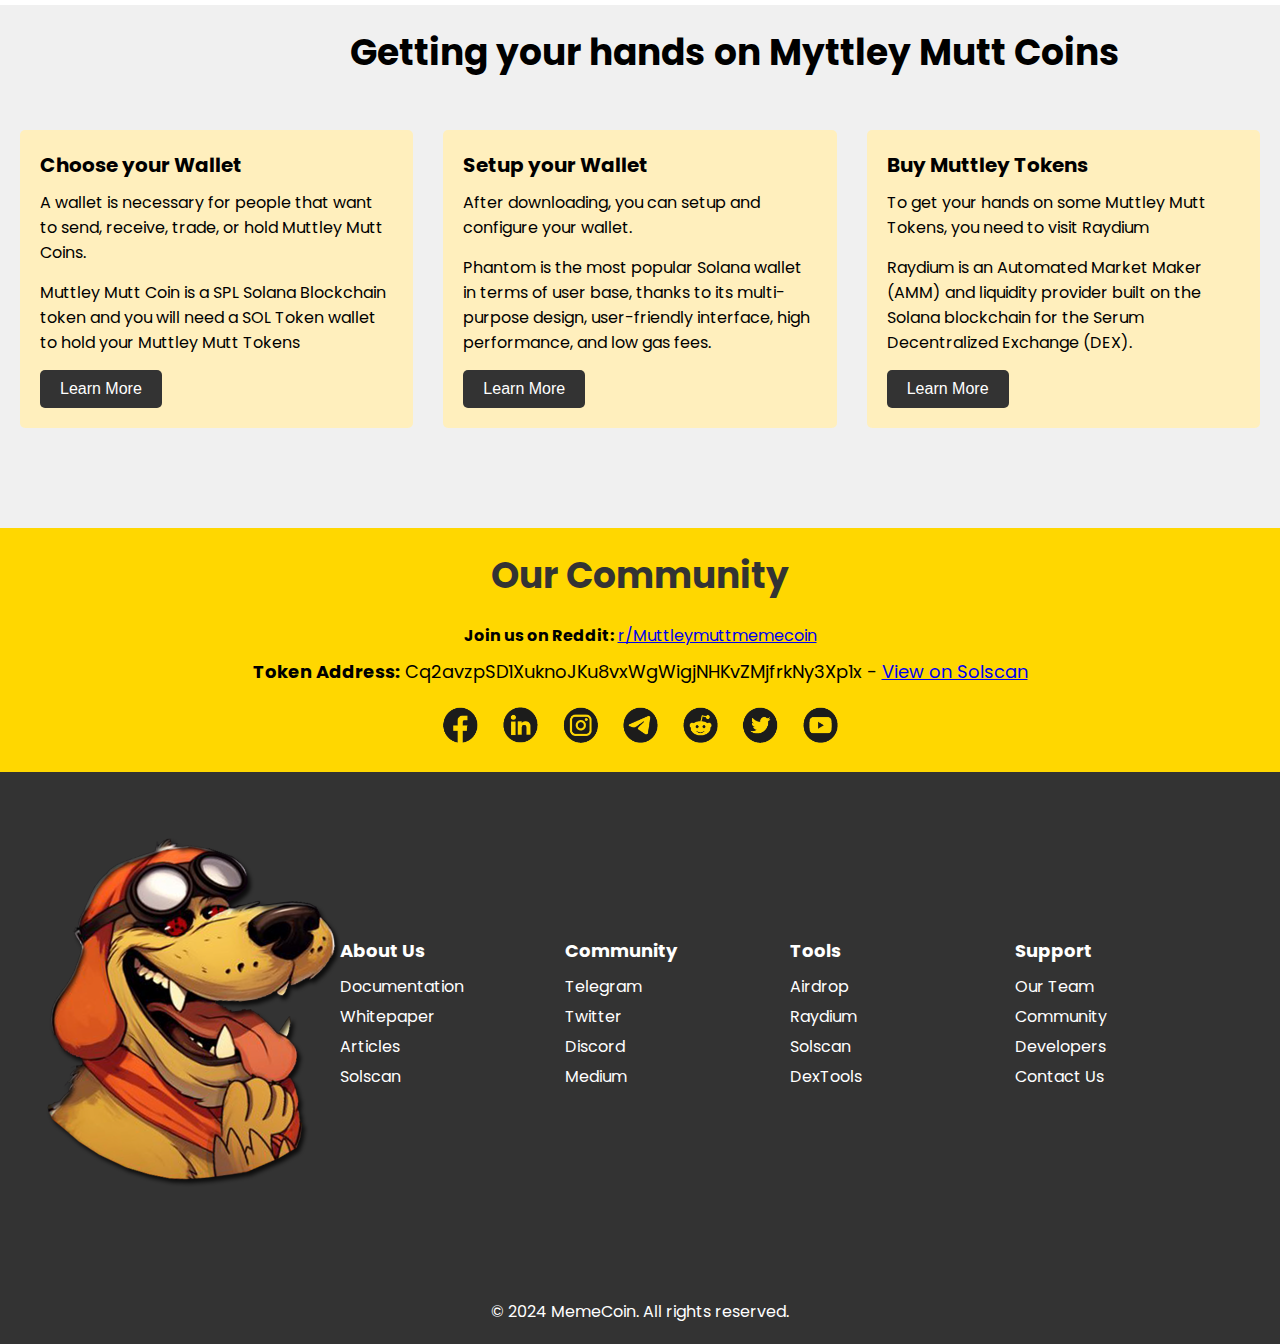
<file: $TURBO/TURBO/muttleymutt-coin.com/index-2.html>
<!DOCTYPE html>
<html lang="en">

<!-- Mirrored from muttleymutt-coin.com/index.html by HTTrack Website Copier/3.x [XR&CO'2014], Wed, 29 May 2024 20:36:15 GMT -->
<head>
    <meta charset="UTF-8">
    <meta http-equiv="X-UA-Compatible" content="IE=edge">
    <meta name="viewport" content="width=device-width, initial-scale=1.0">
    <title>Muttley Mutt - Memecoin</title>
        <!-- Add meta tags for better SEO -->
        <meta name="description" content="Muttley the Mutt is a fun and engaging meme coin inspired by the beloved Hanna-Barbera character. Join our community and embark on a journey filled with laughter, mischief, and prosperity in the world of cryptocurrency.">
        <meta name="keywords" content="Muttley, Meme Coin, Cryptocurrency, Meme Token, Solana Meme Token, Top Solana Meme, Top Solana Meme Coin">
        <meta name="author" content="Developers of Muttley Mutt">
        <meta name="robots" content="index, follow"> <!-- Allow search engines to index and follow links -->
        <meta name="referrer" content="origin"> <!-- Specify the referrer policy -->
        <link rel="canonical" href="index.html"> <!-- Specify canonical URL -->
        <!-- End of meta tags -->
    <link rel="stylesheet" href="style.css"> <!-- Reference to your CSS file -->
    <link href="https://fonts.googleapis.com/css2?family=Poppins:wght@400;700&amp;display=swap" rel="stylesheet">
    <link rel="stylesheet" href="../cdnjs.cloudflare.com/ajax/libs/font-awesome/6.0.0-beta2/css/all.min.css" integrity="sha512-YWzhKL2whUzgiheMoBFwW8CKV4qpHQAEuvilg9FAn5VJUDwKZZxkJNuGM4XkWuk94WCrrwslk8yWNGmY1EduTA==" crossorigin="anonymous" referrerpolicy="no-referrer" />
</head>
<body>

    <header>
        <div class="logo">
            <img src="img/Muttley-Mutt-Website-Logo.png" alt="MemeCoin Logo"> <!-- Replace 'logo.png' with your actual logo image -->
        </div>
        <nav>
            <ul class='nav-bar'>
                <input type='checkbox' id='check' />
                <span class="menu">
                    <li><a href="index-2.html">Home</a></li>
                    <li><a href="team.html">Team</a></li>
                    <li><a href="community.html">Community</a></li>
                    <li><a href="roadmap.html">Roadmap</a></li>
                    <li><a href="tokenomics.html">Tokenomics</a></li>
                    <li><a href="about-us.html">About Us</a></li>
                    <label for="check" class="close-menu"><i class="fas fa-times"></i></label>
                </span>
                <label for="check" class="open-menu"><i class="fas fa-bars"></i></label>
            </ul>
        </nav>
    </header>

    <main>
      <div class="logo-mutt">
          <img src="img/Muttley-Mutt-Logo.png" alt="Muttley The Mutt Meme">
        </div>
        <h1 class="heading-text">Muttley</h1>
        <h1 class="heading-intro">The Mutt</h1>
        <h1 class="heading-bones">Cryptocurrency funny bones meme</h1>
        <a href="https://dexscreener.com/solana/h473chjznucgokduxdm4csdnmc6u7s7h9eu1vqjbsq2i" target="_blank" class="buy-token-button">Buy Token</a>
    </main>
    <section class="getting-started">
      <div class="getting-started-content">
          <div class="getting-started-text">
              <h2>Getting Started with Muttley</h2>
              <br>
              <strong>Introducing Muttley Mutt Coin: Unleashing Fun and Profit in the Crypto World!</strong>
              <br>
              <p>Join us on a thrilling adventure into the realm of cryptocurrency with Muttley Mutt Coin, where laughter, mischief, and prosperity collide! Inspired by the beloved Hanna-Barbera character, Muttley, our meme coin brings a dash of nostalgia and a whole lot of excitement to the crypto community.
              <br><br>
                Just like Muttley's infectious laughter, our coin aims to spread joy and positivity among investors and meme enthusiasts alike. With a mischievous spirit and a loyal following, Muttley Mutt Coin promises to be more than just a digital asset – it's a journey filled with endless possibilities and delightful surprises.
              <br><br>  
                Whether you're a seasoned crypto veteran or a newcomer to the space, Muttley Mutt Coin welcomes you with open arms. Join our pack as we embark on a quest for fun, fortune, and unforgettable memories. Together, we'll laugh, we'll learn, and we'll thrive in the ever-evolving world of cryptocurrency.
              <br><br>  
                So, what are you waiting for? Come on board and let's unleash the power of Muttley Mutt Coin – where every wag of the tail brings us closer to a brighter, more exciting future!</p>
              <br>
                 <button>Get Started</button>
              <p style="height: 60px;"></p> 
          </div>
          <div class="getting-started-image">
              <img src="img/Meme-Friends.png" alt="Getting Started Image">
          </div>
      </div>
  </section>  
  <section class="guide-heading">
    <h3>Getting your hands on Myttley Mutt Coins</h3>
    <br>
  </section>
  <section class="guide">
    <div class="guide-column">
        <h3>Choose your Wallet</h3>
        <p>A wallet is necessary for people that want to send, receive, trade, or hold Muttley Mutt Coins.</p> 
      
        <p>Muttley Mutt Coin is a SPL Solana Blockchain token and  you will need a SOL Token wallet to hold your Muttley Mutt Tokens</p>
            <button>Learn More</button>
    </div>
    <div class="guide-column">
        <h3>Setup your Wallet</h3>
        <p>After downloading, you can setup and configure your wallet.</p>
        
        <p>Phantom is the most popular Solana wallet in terms of user base, thanks to its multi-purpose design, user-friendly interface, high performance, and low gas fees.</p>
        <button>Learn More</button>
    </div>
    <div class="guide-column">
        <h3>Buy Muttley Tokens</h3>
        <p>To get your hands on some Muttley Mutt Tokens, you need to visit Raydium</p>

        <p>Raydium is an Automated Market Maker (AMM) and liquidity provider built on the Solana blockchain for the Serum Decentralized Exchange (DEX).</p>
        <button>Learn More</button>
    </div>
</section>

<section>
    <p style="height: 60px;"></p>
    <div class="community-area">
      <div class="community-title">
        <h2>Our Community</h2>
      </div>
      <div class="community-links">
        <p><strong>Join us on Reddit:</strong> <a href="https://www.reddit.com/r/Muttleymuttmemecoin" target="_blank">r/Muttleymuttmemecoin</a></p>
        <p class="token-address"><strong>Token Address:</strong> Cq2avzpSD1XuknoJKu8vxWgWigjNHKvZMjfrkNy3Xp1x - <a href="https://solscan.io/token/Cq2avzpSD1XuknoJKu8vxWgWigjNHKvZMjfrkNy3Xp1x" target="_blank">View on Solscan</a></p>
      </div>
      <div class="social-icons">
        <a href="https://www.facebook.com/muttleymuttcoin" target="_blank"><img src="img/social-icon-facebook.png" alt="Facebook"></a>
        <a href="https://www.linkedin.com/" target="_blank"><img src="img/social-icon-linkedin.png" alt="LinkedIn"></a>
        <a href="https://instagram.com/" target="_blank"><img src="img/social-icon-instagram.png" alt="Instagram"></a>
        <a href="https://t.me/muttleymuttcoin" target="_blank"><img src="img/social-icon-telegram.png" alt="Telegram"></a>
        <a href="https://www.reddit.com/r/Muttleymuttmemecoin/" target="_blank"><img src="img/social-icon-reddit.png" alt="Reddit"></a>
        <a href="https://twitter.com/muttleycoin" target="_blank"><img src="img/social-icon-twitter.png" alt="Twitter"></a>
        <a href="https://youtube.com/" target="_blank"><img src="img/social-icon-youtube.png" alt="Youtube"></a>
        <!-- Add more social media icons as needed -->
      </div>
    </div>
  </section>
  
<footer class="footer-top">
  <div class="footer-container">
      <div class="footer-column footer-logo">
          <!-- Footer Logo -->
          <img src="img/Footer-Logo.png" alt="Footer Logo">
      </div>
      <div class="footer-column">
          <!-- Column 2: About Us -->
          <h4>About Us</h4>
          <ul>
              <li><a href="#">Documentation</a></li>
              <li><a href="#">Whitepaper</a></li>
              <li><a href="#">Articles</a></li>
              <li><a href="#">Solscan</a></li>
          </ul>
      </div>
      <div class="footer-column">
          <!-- Column 3: Community -->
          <h4>Community</h4>
          <ul>
              <li><a href="https://t.me/muttleymuttcoin">Telegram</a></li>
              <li><a href="https://twitter.com/muttleycoin">Twitter</a></li>
              <li><a href="#">Discord</a></li>
              <li><a href="#">Medium</a></li>
          </ul>
      </div>
      <div class="footer-column">
          <!-- Column 4: Support -->
          <h4>Tools</h4>
          <ul>
              <li><a href="#">Airdrop</a></li>
              <li><a href="https://raydium.io/">Raydium</a></li>
              <li><a href="https://solscan.io/">Solscan</a></li>
              <li><a href="https://www.dextools.io/app/en/pairs">DexTools</a></li>
          </ul>
      </div>
      <div class="footer-column">
          <!-- Column 5: Support -->
          <h4>Support</h4>
          <ul>
              <li><a href="team.html">Our Team</a></li>
              <li><a href="community.html">Community</a></li>
              <li><a href="team.html">Developers</a></li>
              <li><a href="contact-us.html">Contact Us</a></li>
          </ul>
      </div>
  </div>    
</footer>

    <footer>
        <p>&copy; 2024 MemeCoin. All rights reserved.</p>
    </footer>

</body>

<!-- Mirrored from muttleymutt-coin.com/index.html by HTTrack Website Copier/3.x [XR&CO'2014], Wed, 29 May 2024 20:36:15 GMT -->
</html>
</file>
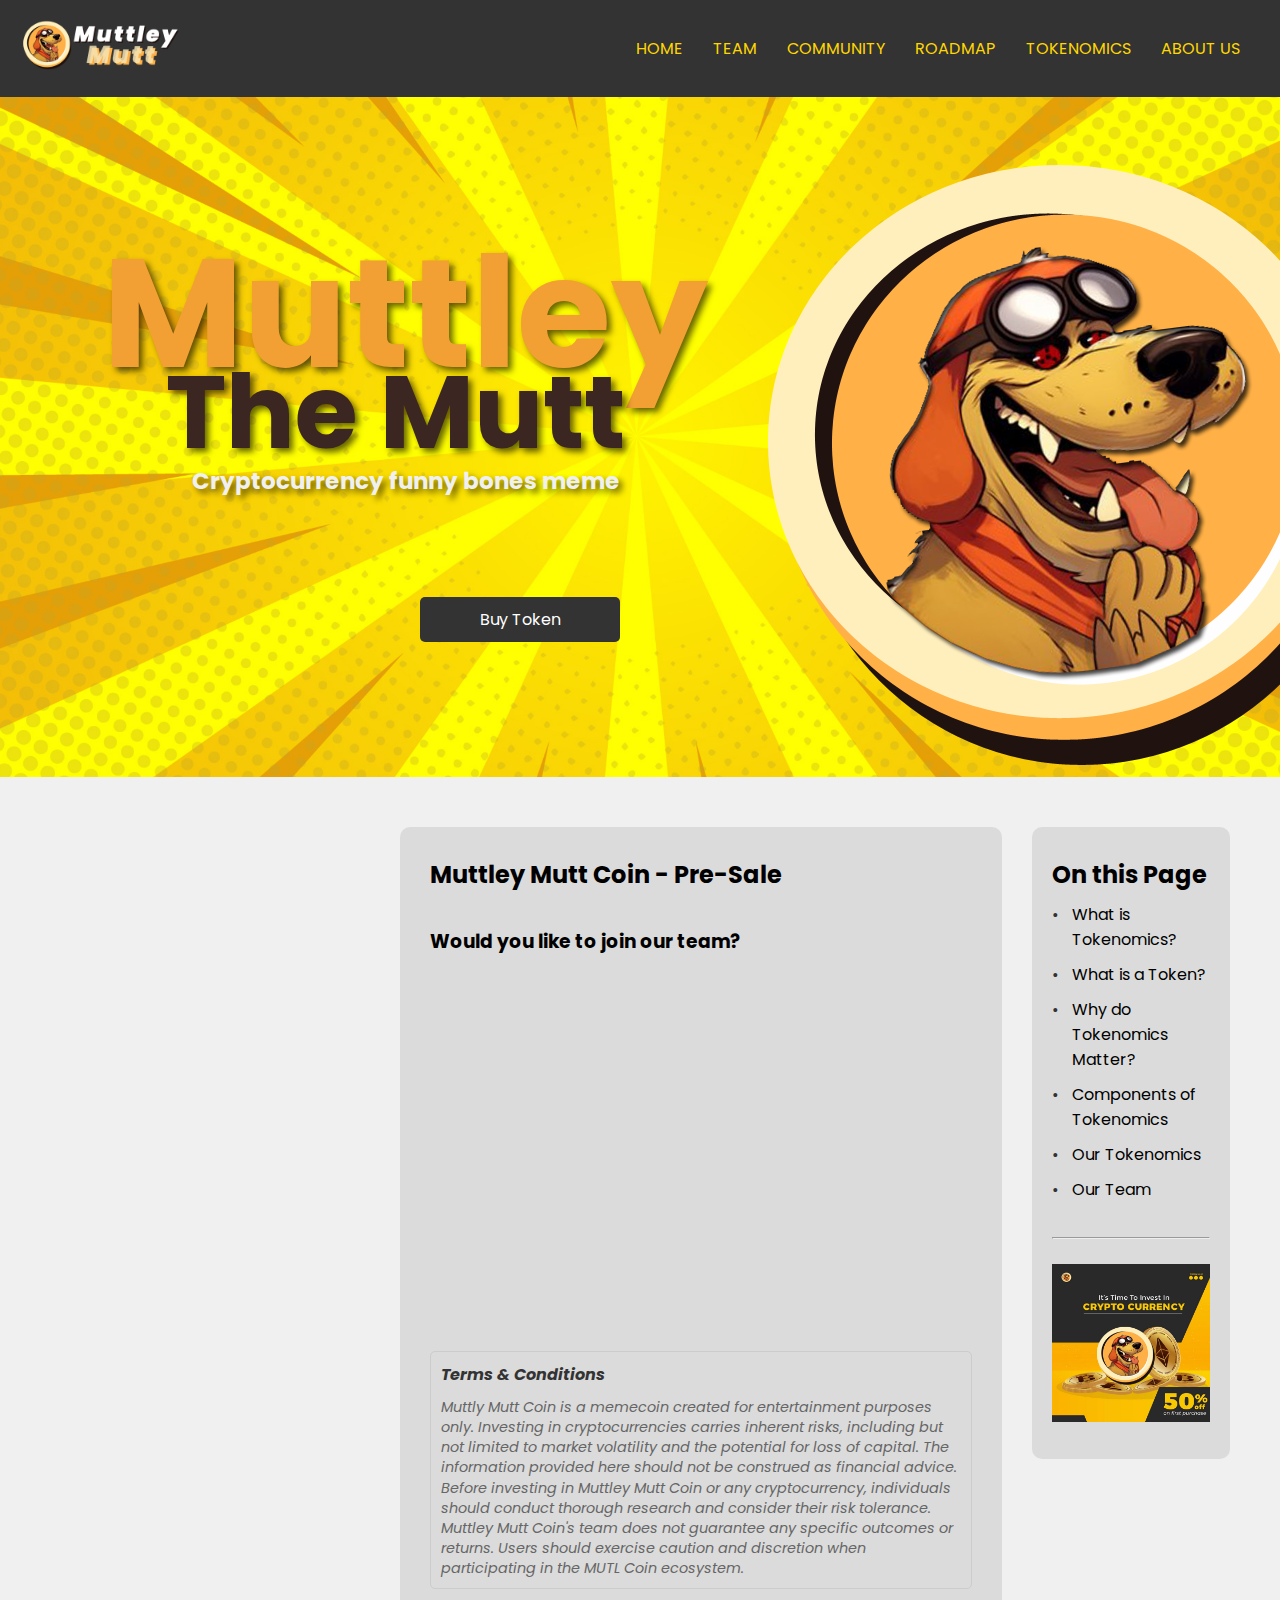
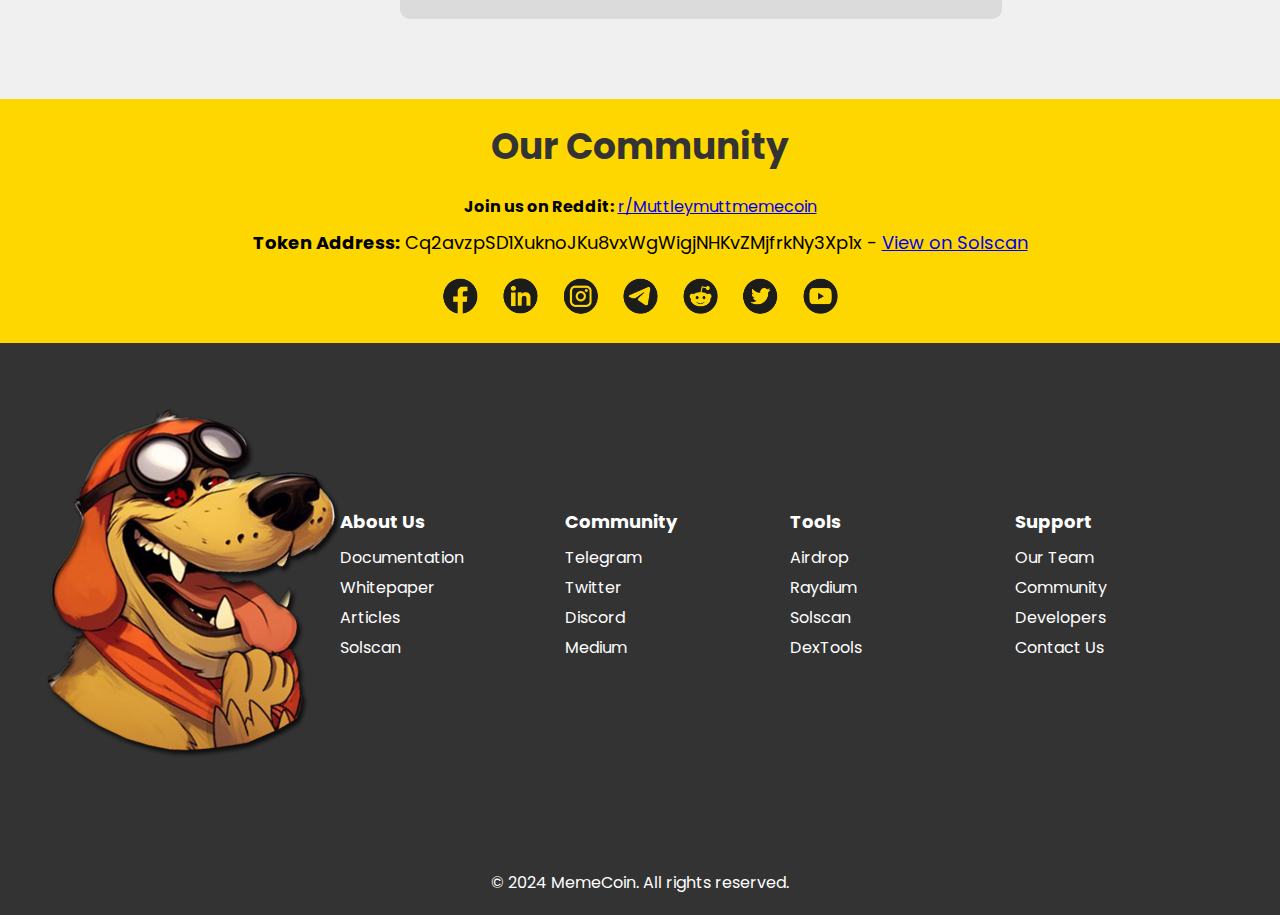
<file: $TURBO/TURBO/muttleymutt-coin.com/pre-sale.html>
<!DOCTYPE html>
<html lang="en">

<!-- Mirrored from muttleymutt-coin.com/pre-sale.html by HTTrack Website Copier/3.x [XR&CO'2014], Wed, 29 May 2024 20:36:17 GMT -->
<head>
    <meta charset="UTF-8">
    <meta http-equiv="X-UA-Compatible" content="IE=edge">
    <meta name="viewport" content="width=device-width, initial-scale=1.0">
    <title>Muttley Mutt - Tokenomics</title>

    <link rel="stylesheet" href="style.css"> <!-- Reference to your CSS file -->
    <link href="https://fonts.googleapis.com/css2?family=Poppins:wght@400;700&amp;display=swap" rel="stylesheet">
    <link rel="stylesheet" href="../cdnjs.cloudflare.com/ajax/libs/font-awesome/6.0.0-beta2/css/all.min.css" integrity="sha512-YWzhKL2whUzgiheMoBFwW8CKV4qpHQAEuvilg9FAn5VJUDwKZZxkJNuGM4XkWuk94WCrrwslk8yWNGmY1EduTA==" crossorigin="anonymous" referrerpolicy="no-referrer" />
</head>
<body>

    <header>
        <div class="logo">
            <img src="img/Muttley-Mutt-Website-Logo.png" alt="MemeCoin Logo"> <!-- Replace 'logo.png' with your actual logo image -->
        </div>
        <nav>
            <ul class='nav-bar'>
                <input type='checkbox' id='check' />
                <span class="menu">
                    <li><a href="index-2.html">Home</a></li>
                    <li><a href="team.html">Team</a></li>
                    <li><a href="community.html">Community</a></li>
                    <li><a href="roadmap.html">Roadmap</a></li>
                    <li><a href="tokenomics.html">Tokenomics</a></li>
                    <li><a href="about-us.html">About Us</a></li>
                    <label for="check" class="close-menu"><i class="fas fa-times"></i></label>
                </span>
                <label for="check" class="open-menu"><i class="fas fa-bars"></i></label>
            </ul>
        </nav>
    </header>

    <main>
      <div class="logo-mutt">
          <img src="img/Muttley-Mutt-Logo.png" alt="Muttley The Mutt Meme">
        </div>
        <h1 class="heading-text">Muttley</h1>
        <h1 class="heading-intro">The Mutt</h1>
        <h1 class="heading-bones">Cryptocurrency funny bones meme</h1>
        <a href="https://dexscreener.com/solana/h473chjznucgokduxdm4csdnmc6u7s7h9eu1vqjbsq2i" target="_blank" class="buy-token-button">Buy Token</a>
    </main>
    <section class="featured-section">
        <div class="featured-content">
          <h2>Muttley Mutt Coin - Pre-Sale</h2>
          <br>
          <article>
            <h3>Would you like to join our team?</h3>
            <br>    
            <p></p>
            <br>    
            <p></p>
            <br>    
            <p></p>
            <br>    
            <p></p>
            <br>    
            <p></p>
            <br>    
            <p></p>
            <br>    
            <p></p>
            <br>    
            <p></p>
            <br>    
            <p></p>
            <br>    
            <p></p>
            <br>    
            <p></p>
            <br>    
            <p></p>
            <br>    
            <p></p>
            <br>       
            <p></p>
            <br>   
          </article>
          <!-- Terms Section -->
          <div class="terms">           
            <h3>Terms & Conditions</h3>
            <p>Muttly Mutt Coin is a memecoin created for entertainment purposes only. Investing in cryptocurrencies carries inherent risks, including but not limited to market volatility and the potential for loss of capital. The information provided here should not be construed as financial advice. Before investing in Muttley Mutt Coin or any cryptocurrency, individuals should conduct thorough research and consider their risk tolerance. Muttley Mutt Coin's team does not guarantee any specific outcomes or returns. Users should exercise caution and discretion when participating in the MUTL Coin ecosystem.</p>
          </div>    
        </div>
        <div class="sidebar-section">
          <div class="sidebar">
            <h2>On this Page</h2>
            <ul>
              <li><a href="what-is-tokenomics.html">What is Tokenomics?</a></li>
              <li><a href="what-is-token.html">What is a Token?</a></li>
              <li><a href="why-tokenomics-matter.html">Why do Tokenomics Matter?</a></li>
              <li><a href="compounents-of-tokenomics.html">Components of Tokenomics</a></li>
              <li><a href="tokenomics.html">Our Tokenomics</a></li>
              <li><a href="team.html">Our Team</a></li>
            </ul>
            <br>
            <hr>
            <br>
            <div class="banner">
                <a href="pre-sale.html">
                  <img src="img/Muttley-Mutt-Banner-600x600.jpg" alt="Banner">
                </a>
              </div>
          </div>
        </div>
      </section>
      
      <section>
          <p style="height: 60px;"></p>
          <div class="community-area">
            <div class="community-title">
              <h2>Our Community</h2>
            </div>
            <div class="community-links">
              <p><strong>Join us on Reddit:</strong> <a href="https://www.reddit.com/r/Muttleymuttmemecoin" target="_blank">r/Muttleymuttmemecoin</a></p>
              <p class="token-address"><strong>Token Address:</strong> Cq2avzpSD1XuknoJKu8vxWgWigjNHKvZMjfrkNy3Xp1x - <a href="https://solscan.io/token/Cq2avzpSD1XuknoJKu8vxWgWigjNHKvZMjfrkNy3Xp1x" target="_blank">View on Solscan</a></p>
            </div>
            <div class="social-icons">
              <a href="https://www.facebook.com/muttleymuttcoin" target="_blank"><img src="img/social-icon-facebook.png" alt="Facebook"></a>
              <a href="https://www.linkedin.com/" target="_blank"><img src="img/social-icon-linkedin.png" alt="LinkedIn"></a>
              <a href="https://instagram.com/" target="_blank"><img src="img/social-icon-instagram.png" alt="Instagram"></a>
              <a href="https://t.me/muttleymuttcoin" target="_blank"><img src="img/social-icon-telegram.png" alt="Telegram"></a>
              <a href="https://www.reddit.com/r/Muttleymuttmemecoin/" target="_blank"><img src="img/social-icon-reddit.png" alt="Reddit"></a>
              <a href="https://twitter.com/muttleycoin" target="_blank"><img src="img/social-icon-twitter.png" alt="Twitter"></a>
              <a href="https://youtube.com/" target="_blank"><img src="img/social-icon-youtube.png" alt="Youtube"></a>
              <!-- Add more social media icons as needed -->
            </div>
          </div>
      </section>
      
      <footer class="footer-top">
          <div class="footer-container">
              <div class="footer-column footer-logo">
                  <!-- Footer Logo -->
                  <img src="img/Footer-Logo.png" alt="Footer Logo">
              </div>
              <div class="footer-column">
                  <!-- Column 2: About Us -->
                  <h4>About Us</h4>
                  <ul>
                      <li><a href="#">Documentation</a></li>
                      <li><a href="#">Whitepaper</a></li>
                      <li><a href="#">Articles</a></li>
                      <li><a href="#">Solscan</a></li>
                  </ul>
              </div>
              <div class="footer-column">
                  <!-- Column 3: Community -->
                  <h4>Community</h4>
                  <ul>
                      <li><a href="https://t.me/muttleymuttcoin">Telegram</a></li>
                      <li><a href="https://twitter.com/muttleycoin">Twitter</a></li>
                      <li><a href="#">Discord</a></li>
                      <li><a href="#">Medium</a></li>
                  </ul>
              </div>
              <div class="footer-column">
                  <!-- Column 4: Support -->
                  <h4>Tools</h4>
                  <ul>
                      <li><a href="#">Airdrop</a></li>
                      <li><a href="https://raydium.io/">Raydium</a></li>
                      <li><a href="https://solscan.io/">Solscan</a></li>
                      <li><a href="https://www.dextools.io/app/en/pairs">DexTools</a></li>
                  </ul>
              </div>
              <div class="footer-column">
                  <!-- Column 5: Support -->
                  <h4>Support</h4>
                  <ul>
                      <li><a href="team.html">Our Team</a></li>
                      <li><a href="community.html">Community</a></li>
                      <li><a href="team.html">Developers</a></li>
                      <li><a href="contact-us.html">Contact Us</a></li>
                  </ul>
              </div>
          </div>    
        </footer>
        
            <footer>
                <p>&copy; 2024 MemeCoin. All rights reserved.</p>
            </footer>  
      
      </body>
      
<!-- Mirrored from muttleymutt-coin.com/pre-sale.html by HTTrack Website Copier/3.x [XR&CO'2014], Wed, 29 May 2024 20:36:17 GMT -->
</html>
</file>
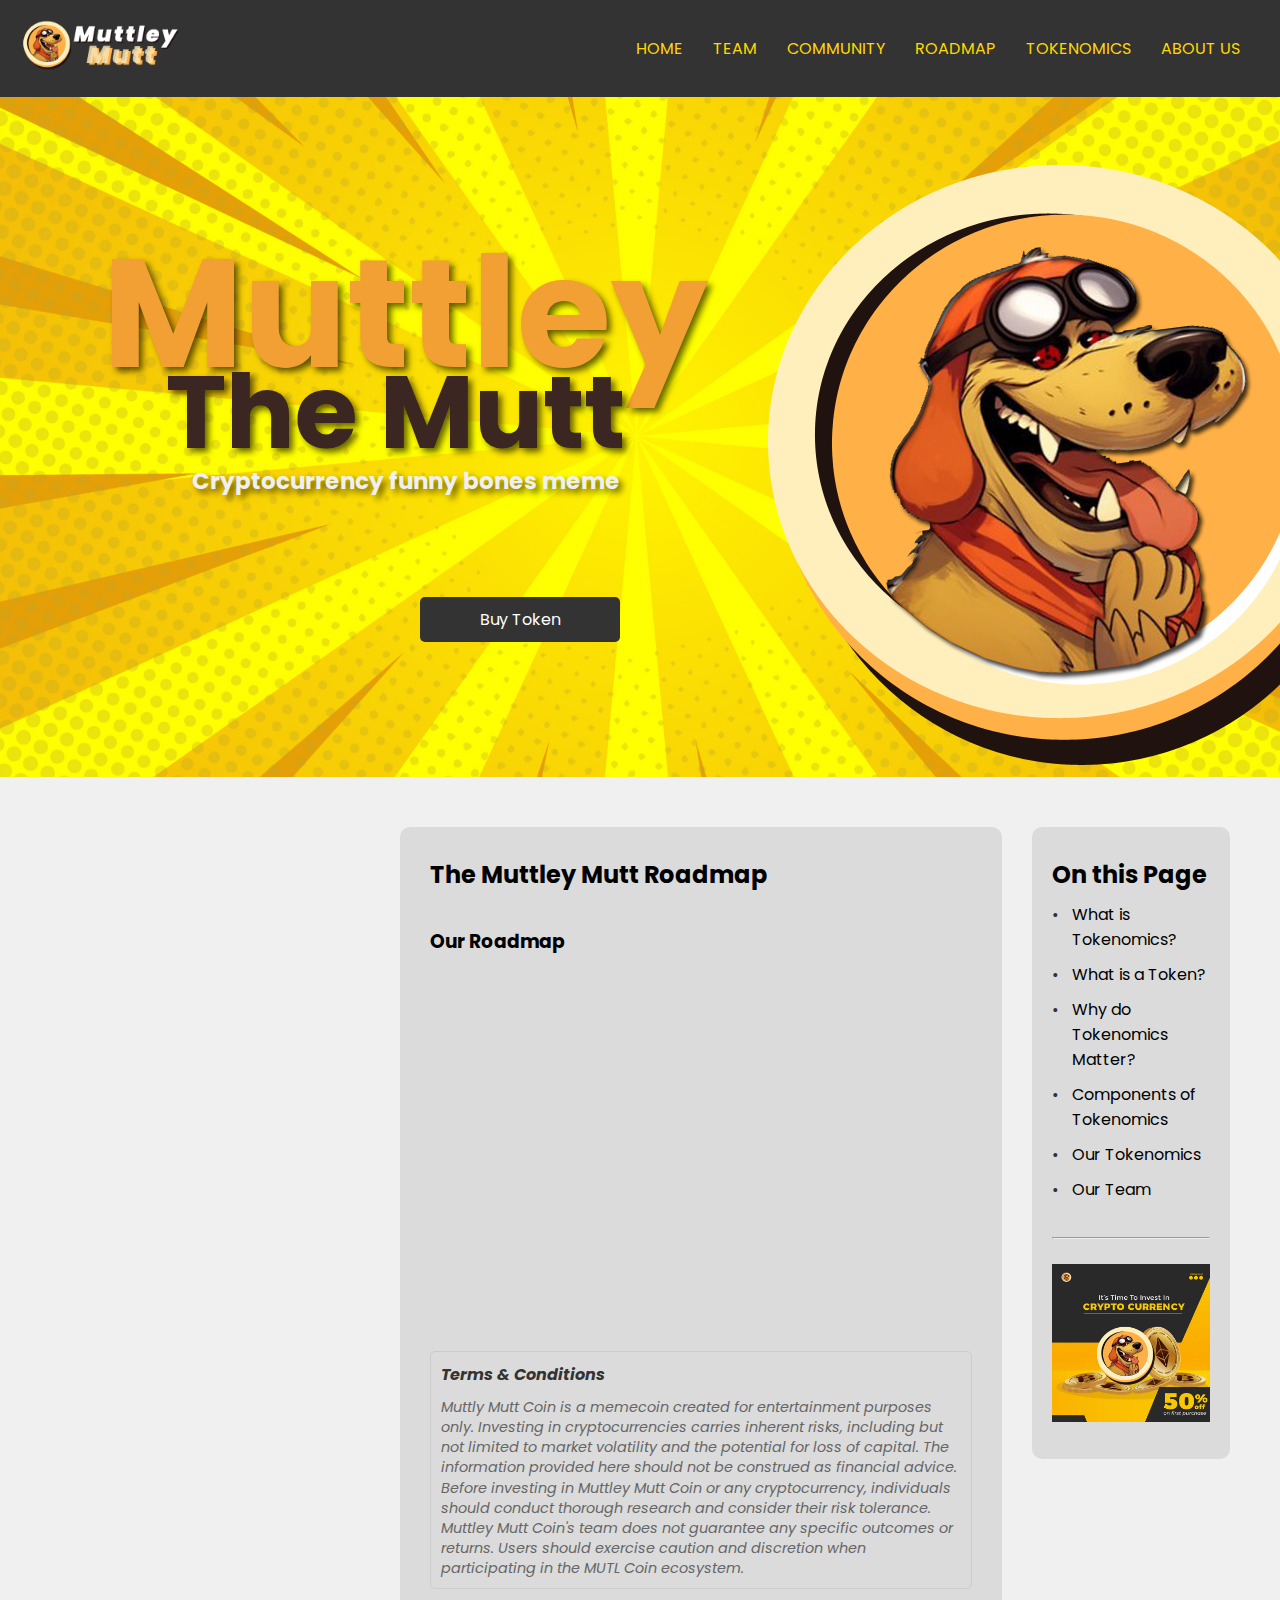
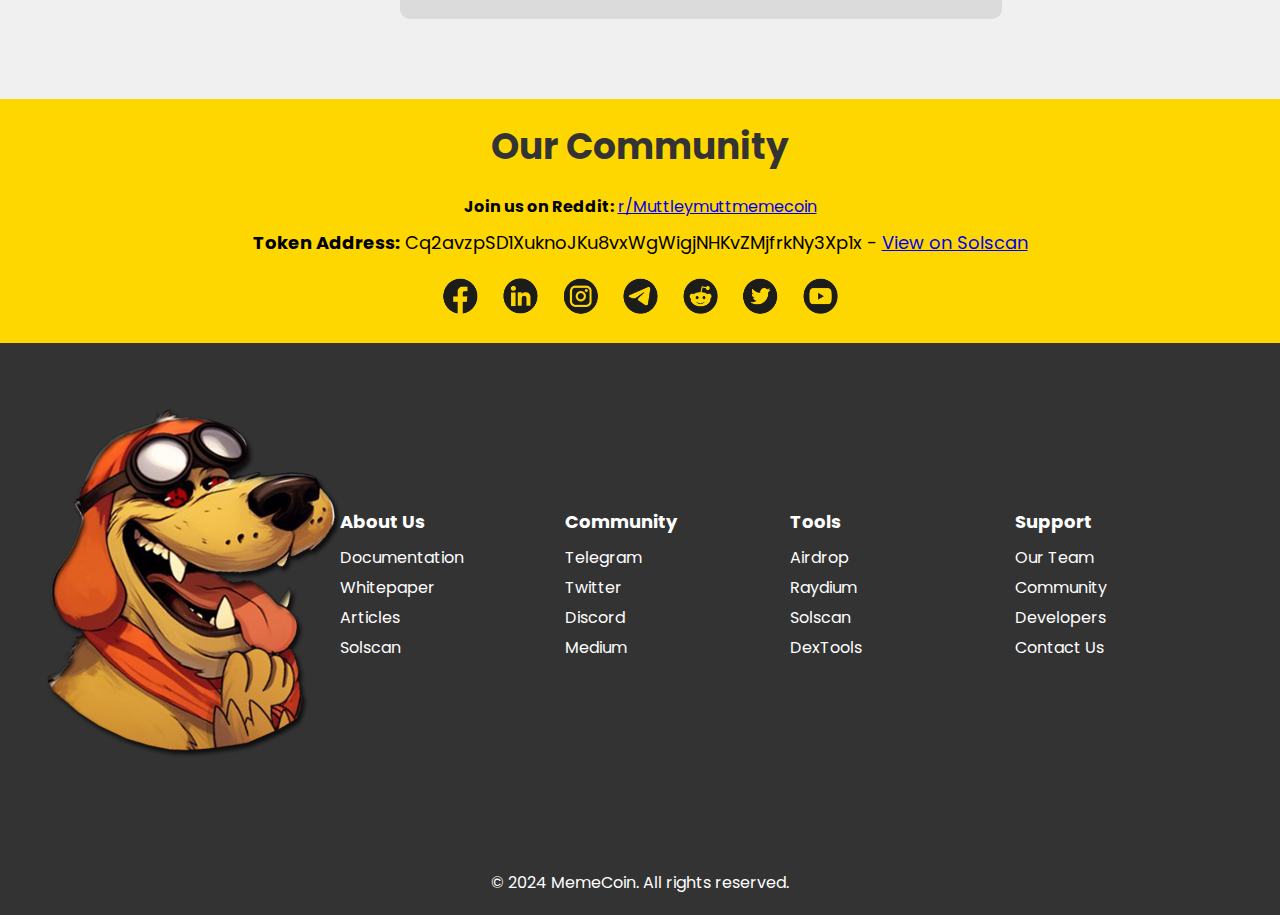
<file: $TURBO/TURBO/muttleymutt-coin.com/roadmap.html>
<!DOCTYPE html>
<html lang="en">

<!-- Mirrored from muttleymutt-coin.com/roadmap.html by HTTrack Website Copier/3.x [XR&CO'2014], Wed, 29 May 2024 20:36:17 GMT -->
<head>
    <meta charset="UTF-8">
    <meta http-equiv="X-UA-Compatible" content="IE=edge">
    <meta name="viewport" content="width=device-width, initial-scale=1.0">
    <title>Muttley Mutt - Tokenomics</title>

    <link rel="stylesheet" href="style.css"> <!-- Reference to your CSS file -->
    <link href="https://fonts.googleapis.com/css2?family=Poppins:wght@400;700&amp;display=swap" rel="stylesheet">
    <link rel="stylesheet" href="../cdnjs.cloudflare.com/ajax/libs/font-awesome/6.0.0-beta2/css/all.min.css" integrity="sha512-YWzhKL2whUzgiheMoBFwW8CKV4qpHQAEuvilg9FAn5VJUDwKZZxkJNuGM4XkWuk94WCrrwslk8yWNGmY1EduTA==" crossorigin="anonymous" referrerpolicy="no-referrer" />
</head>
<body>

    <header>
        <div class="logo">
            <img src="img/Muttley-Mutt-Website-Logo.png" alt="MemeCoin Logo"> <!-- Replace 'logo.png' with your actual logo image -->
        </div>
        <nav>
            <ul class='nav-bar'>
                <input type='checkbox' id='check' />
                <span class="menu">
                    <li><a href="index-2.html">Home</a></li>
                    <li><a href="team.html">Team</a></li>
                    <li><a href="community.html">Community</a></li>
                    <li><a href="roadmap.html">Roadmap</a></li>
                    <li><a href="tokenomics.html">Tokenomics</a></li>
                    <li><a href="about-us.html">About Us</a></li>
                    <label for="check" class="close-menu"><i class="fas fa-times"></i></label>
                </span>
                <label for="check" class="open-menu"><i class="fas fa-bars"></i></label>
            </ul>
        </nav>
    </header>

    <main>
      <div class="logo-mutt">
          <img src="img/Muttley-Mutt-Logo.png" alt="Muttley The Mutt Meme">
        </div>
        <h1 class="heading-text">Muttley</h1>
        <h1 class="heading-intro">The Mutt</h1>
        <h1 class="heading-bones">Cryptocurrency funny bones meme</h1>
        <a href="https://dexscreener.com/solana/h473chjznucgokduxdm4csdnmc6u7s7h9eu1vqjbsq2i" target="_blank" class="buy-token-button">Buy Token</a>
    </main>
    <section class="featured-section">
        <div class="featured-content">
          <h2>The Muttley Mutt Roadmap</h2>
          <br>
          <article>
            <h3>Our Roadmap</h3>
            <br>    
            <p></p>
            <br>    
            <p></p>
            <br>    
            <p></p>
            <br>    
            <p></p>
            <br>    
            <p></p>
            <br>    
            <p></p>
            <br>    
            <p></p>
            <br>    
            <p></p>
            <br>    
            <p></p>
            <br>    
            <p></p>
            <br>    
            <p></p>
            <br>    
            <p></p>
            <br>    
            <p></p>
            <br>       
            <p></p>
            <br>   
          </article>
          <!-- Terms Section -->
          <div class="terms">           
            <h3>Terms & Conditions</h3>
            <p>Muttly Mutt Coin is a memecoin created for entertainment purposes only. Investing in cryptocurrencies carries inherent risks, including but not limited to market volatility and the potential for loss of capital. The information provided here should not be construed as financial advice. Before investing in Muttley Mutt Coin or any cryptocurrency, individuals should conduct thorough research and consider their risk tolerance. Muttley Mutt Coin's team does not guarantee any specific outcomes or returns. Users should exercise caution and discretion when participating in the MUTL Coin ecosystem.</p>
          </div>    
        </div>
        <div class="sidebar-section">
          <div class="sidebar">
            <h2>On this Page</h2>
            <ul>
              <li><a href="what-is-tokenomics.html">What is Tokenomics?</a></li>
              <li><a href="what-is-token.html">What is a Token?</a></li>
              <li><a href="why-tokenomics-matter.html">Why do Tokenomics Matter?</a></li>
              <li><a href="compounents-of-tokenomics.html">Components of Tokenomics</a></li>
              <li><a href="tokenomics.html">Our Tokenomics</a></li>
              <li><a href="team.html">Our Team</a></li>
            </ul>
            <br>
            <hr>
            <br>
            <div class="banner">
                <a href="pre-sale.html">
                  <img src="img/Muttley-Mutt-Banner-600x600.jpg" alt="Banner">
                </a>
              </div>
          </div>
        </div>
      </section>
      
      <section>
          <p style="height: 60px;"></p>
          <div class="community-area">
            <div class="community-title">
              <h2>Our Community</h2>
            </div>
            <div class="community-links">
              <p><strong>Join us on Reddit:</strong> <a href="https://www.reddit.com/r/Muttleymuttmemecoin" target="_blank">r/Muttleymuttmemecoin</a></p>
              <p class="token-address"><strong>Token Address:</strong> Cq2avzpSD1XuknoJKu8vxWgWigjNHKvZMjfrkNy3Xp1x - <a href="https://solscan.io/token/Cq2avzpSD1XuknoJKu8vxWgWigjNHKvZMjfrkNy3Xp1x" target="_blank">View on Solscan</a></p>
            </div>
            <div class="social-icons">
              <a href="https://www.facebook.com/muttleymuttcoin" target="_blank"><img src="img/social-icon-facebook.png" alt="Facebook"></a>
              <a href="https://www.linkedin.com/" target="_blank"><img src="img/social-icon-linkedin.png" alt="LinkedIn"></a>
              <a href="https://instagram.com/" target="_blank"><img src="img/social-icon-instagram.png" alt="Instagram"></a>
              <a href="https://t.me/muttleymuttcoin" target="_blank"><img src="img/social-icon-telegram.png" alt="Telegram"></a>
              <a href="https://www.reddit.com/r/Muttleymuttmemecoin/" target="_blank"><img src="img/social-icon-reddit.png" alt="Reddit"></a>
              <a href="https://twitter.com/muttleycoin" target="_blank"><img src="img/social-icon-twitter.png" alt="Twitter"></a>
              <a href="https://youtube.com/" target="_blank"><img src="img/social-icon-youtube.png" alt="Youtube"></a>
              <!-- Add more social media icons as needed -->
            </div>
          </div>
      </section>
      
      <footer class="footer-top">
          <div class="footer-container">
              <div class="footer-column footer-logo">
                  <!-- Footer Logo -->
                  <img src="img/Footer-Logo.png" alt="Footer Logo">
              </div>
              <div class="footer-column">
                  <!-- Column 2: About Us -->
                  <h4>About Us</h4>
                  <ul>
                      <li><a href="#">Documentation</a></li>
                      <li><a href="#">Whitepaper</a></li>
                      <li><a href="#">Articles</a></li>
                      <li><a href="#">Solscan</a></li>
                  </ul>
              </div>
              <div class="footer-column">
                  <!-- Column 3: Community -->
                  <h4>Community</h4>
                  <ul>
                      <li><a href="https://t.me/muttleymuttcoin">Telegram</a></li>
                      <li><a href="https://twitter.com/muttleycoin">Twitter</a></li>
                      <li><a href="#">Discord</a></li>
                      <li><a href="#">Medium</a></li>
                  </ul>
              </div>
              <div class="footer-column">
                  <!-- Column 4: Support -->
                  <h4>Tools</h4>
                  <ul>
                      <li><a href="#">Airdrop</a></li>
                      <li><a href="https://raydium.io/">Raydium</a></li>
                      <li><a href="https://solscan.io/">Solscan</a></li>
                      <li><a href="https://www.dextools.io/app/en/pairs">DexTools</a></li>
                  </ul>
              </div>
              <div class="footer-column">
                  <!-- Column 5: Support -->
                  <h4>Support</h4>
                  <ul>
                      <li><a href="team.html">Our Team</a></li>
                      <li><a href="community.html">Community</a></li>
                      <li><a href="team.html">Developers</a></li>
                      <li><a href="contact-us.html">Contact Us</a></li>
                  </ul>
              </div>
          </div>    
        </footer>
        
            <footer>
                <p>&copy; 2024 MemeCoin. All rights reserved.</p>
            </footer>  
      
      </body>
      
<!-- Mirrored from muttleymutt-coin.com/roadmap.html by HTTrack Website Copier/3.x [XR&CO'2014], Wed, 29 May 2024 20:36:17 GMT -->
</html>
</file>
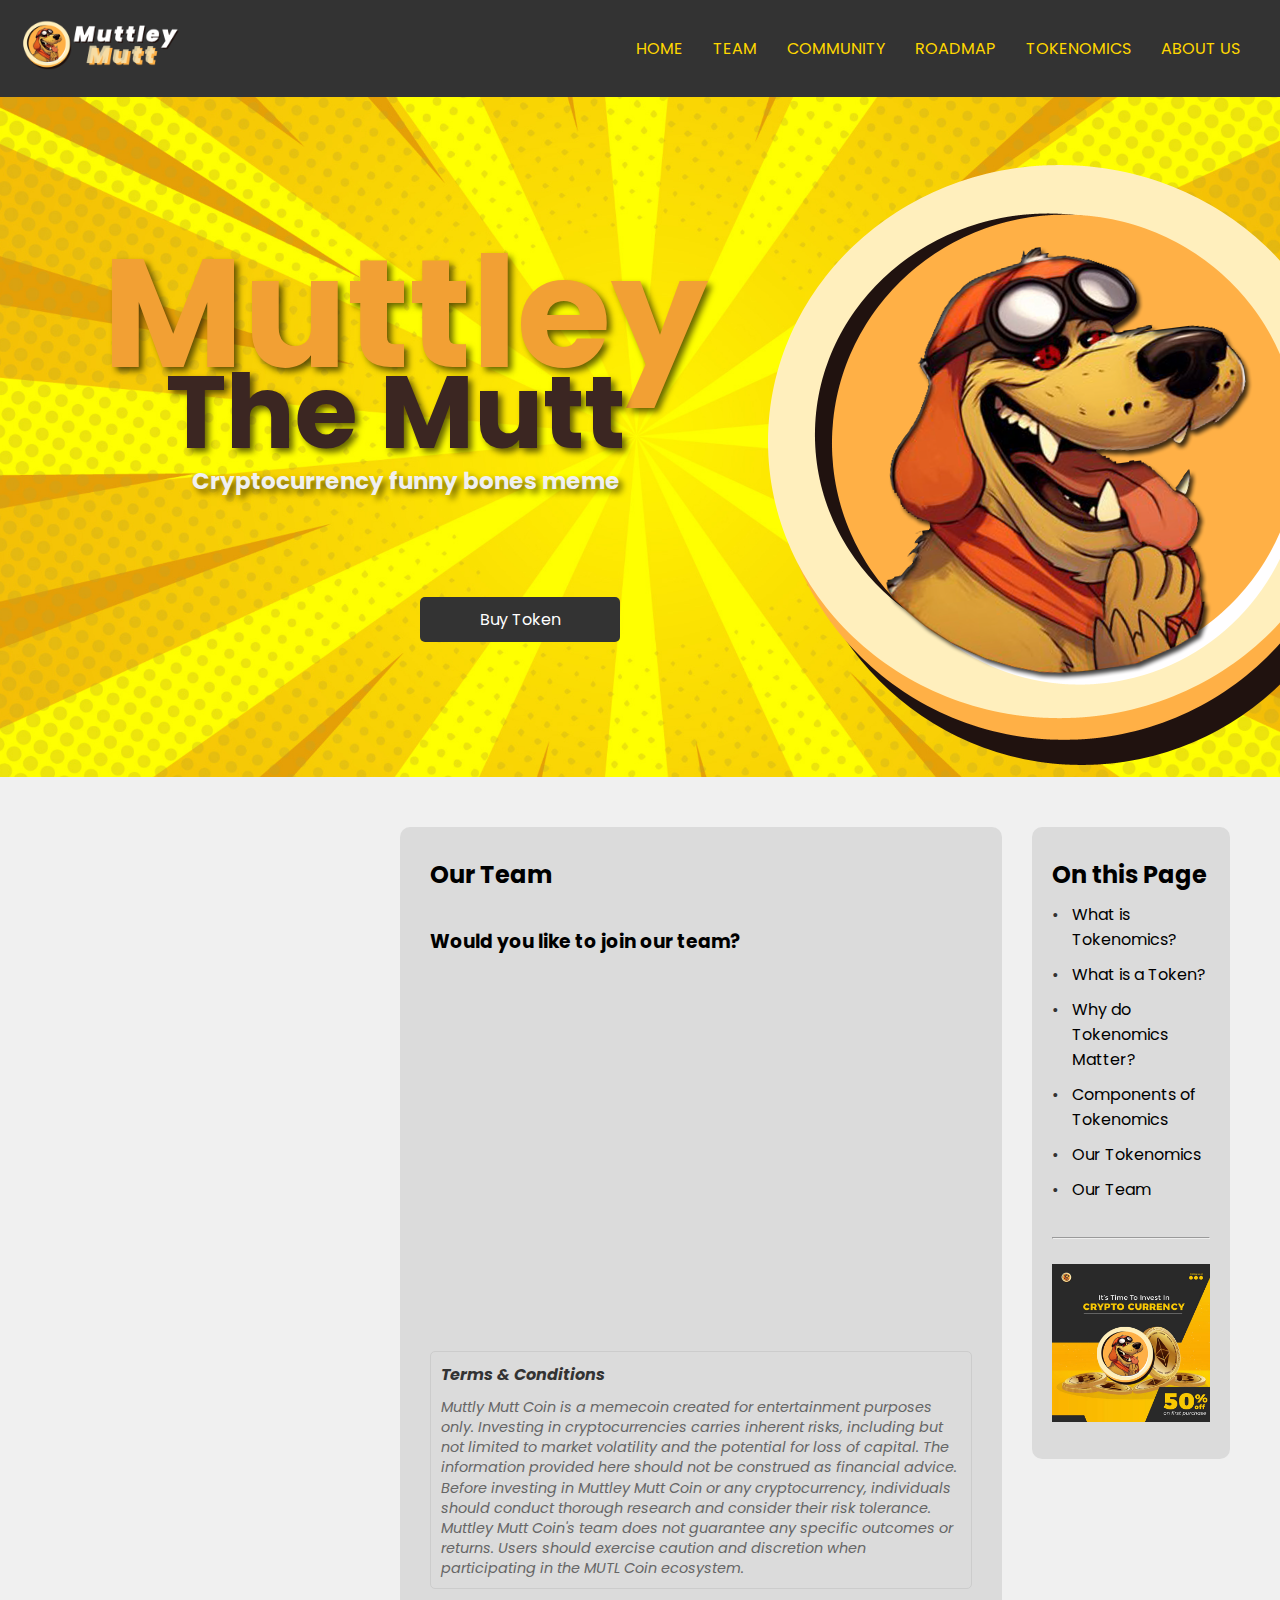
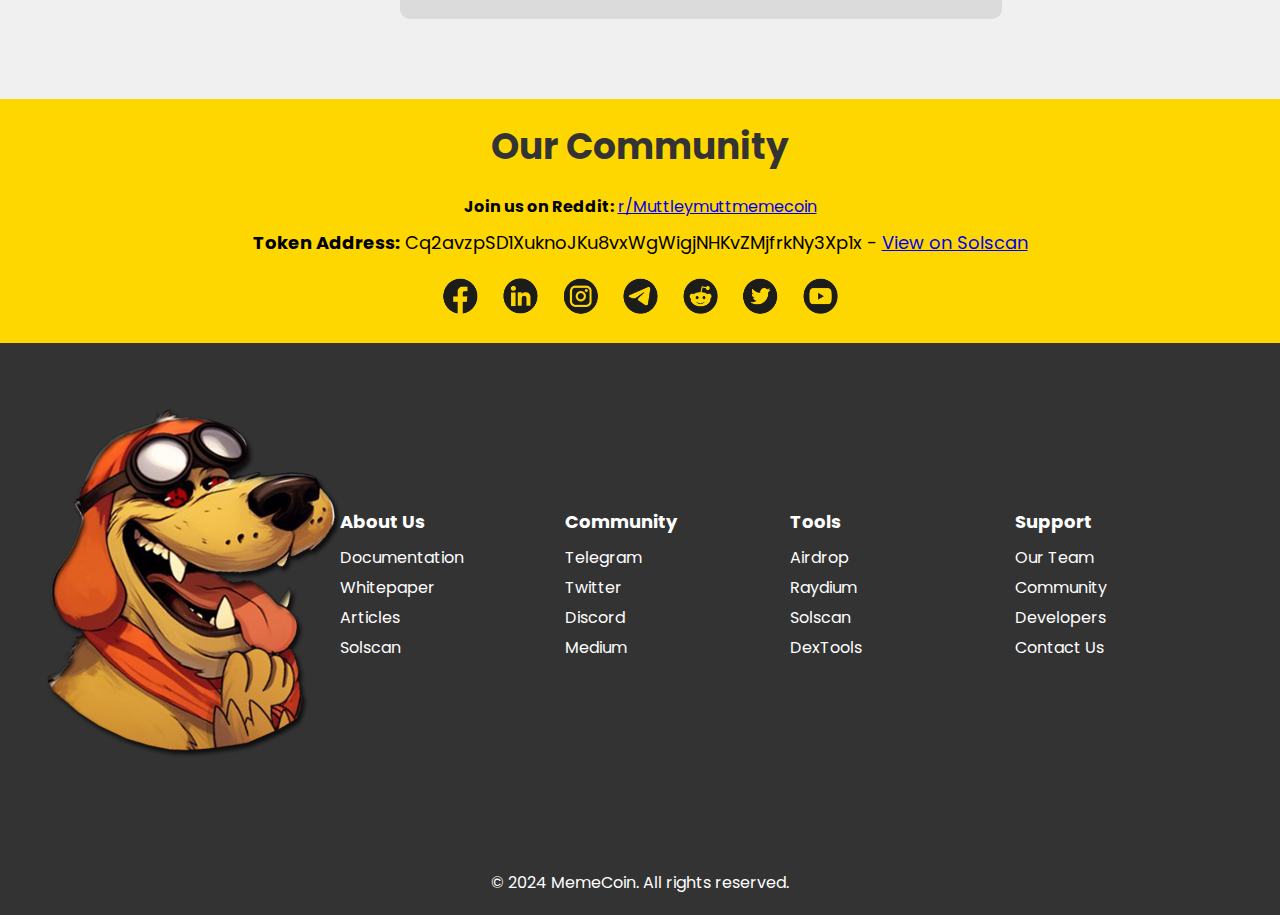
<file: $TURBO/TURBO/muttleymutt-coin.com/team.html>
<!DOCTYPE html>
<html lang="en">

<!-- Mirrored from muttleymutt-coin.com/team.html by HTTrack Website Copier/3.x [XR&CO'2014], Wed, 29 May 2024 20:36:15 GMT -->
<head>
    <meta charset="UTF-8">
    <meta http-equiv="X-UA-Compatible" content="IE=edge">
    <meta name="viewport" content="width=device-width, initial-scale=1.0">
    <title>Muttley Mutt - Tokenomics</title>

    <link rel="stylesheet" href="style.css"> <!-- Reference to your CSS file -->
    <link href="https://fonts.googleapis.com/css2?family=Poppins:wght@400;700&amp;display=swap" rel="stylesheet">
    <link rel="stylesheet" href="../cdnjs.cloudflare.com/ajax/libs/font-awesome/6.0.0-beta2/css/all.min.css" integrity="sha512-YWzhKL2whUzgiheMoBFwW8CKV4qpHQAEuvilg9FAn5VJUDwKZZxkJNuGM4XkWuk94WCrrwslk8yWNGmY1EduTA==" crossorigin="anonymous" referrerpolicy="no-referrer" />
</head>
<body>

    <header>
        <div class="logo">
            <img src="img/Muttley-Mutt-Website-Logo.png" alt="MemeCoin Logo"> <!-- Replace 'logo.png' with your actual logo image -->
        </div>
        <nav>
            <ul class='nav-bar'>
                <input type='checkbox' id='check' />
                <span class="menu">
                    <li><a href="index-2.html">Home</a></li>
                    <li><a href="team.html">Team</a></li>
                    <li><a href="community.html">Community</a></li>
                    <li><a href="roadmap.html">Roadmap</a></li>
                    <li><a href="tokenomics.html">Tokenomics</a></li>
                    <li><a href="about-us.html">About Us</a></li>
                    <label for="check" class="close-menu"><i class="fas fa-times"></i></label>
                </span>
                <label for="check" class="open-menu"><i class="fas fa-bars"></i></label>
            </ul>
        </nav>
    </header>

    <main>
      <div class="logo-mutt">
          <img src="img/Muttley-Mutt-Logo.png" alt="Muttley The Mutt Meme">
        </div>
        <h1 class="heading-text">Muttley</h1>
        <h1 class="heading-intro">The Mutt</h1>
        <h1 class="heading-bones">Cryptocurrency funny bones meme</h1>
        <a href="https://dexscreener.com/solana/h473chjznucgokduxdm4csdnmc6u7s7h9eu1vqjbsq2i" target="_blank" class="buy-token-button">Buy Token</a>
    </main>
    <section class="featured-section">
        <div class="featured-content">
          <h2>Our Team</h2>
          <br>
          <article>
            <h3>Would you like to join our team?</h3>
            <br>    
            <p></p>
            <br>    
            <p></p>
            <br>    
            <p></p>
            <br>    
            <p></p>
            <br>    
            <p></p>
            <br>    
            <p></p>
            <br>    
            <p></p>
            <br>    
            <p></p>
            <br>    
            <p></p>
            <br>    
            <p></p>
            <br>    
            <p></p>
            <br>    
            <p></p>
            <br>    
            <p></p>
            <br>       
            <p></p>
            <br>
          </article>
          <!-- Terms Section -->
          <div class="terms">           
            <h3>Terms & Conditions</h3>
            <p>Muttly Mutt Coin is a memecoin created for entertainment purposes only. Investing in cryptocurrencies carries inherent risks, including but not limited to market volatility and the potential for loss of capital. The information provided here should not be construed as financial advice. Before investing in Muttley Mutt Coin or any cryptocurrency, individuals should conduct thorough research and consider their risk tolerance. Muttley Mutt Coin's team does not guarantee any specific outcomes or returns. Users should exercise caution and discretion when participating in the MUTL Coin ecosystem.</p>
          </div>    
        </div>
        <div class="sidebar-section">
          <div class="sidebar">
            <h2>On this Page</h2>
            <ul>
              <li><a href="what-is-tokenomics.html">What is Tokenomics?</a></li>
              <li><a href="what-is-token.html">What is a Token?</a></li>
              <li><a href="why-tokenomics-matter.html">Why do Tokenomics Matter?</a></li>
              <li><a href="compounents-of-tokenomics.html">Components of Tokenomics</a></li>
              <li><a href="tokenomics.html">Our Tokenomics</a></li>
              <li><a href="team.html">Our Team</a></li>
            </ul>
            <br>
            <hr>
            <br>
            <div class="banner">
                <a href="pre-sale.html">
                  <img src="img/Muttley-Mutt-Banner-600x600.jpg" alt="Banner">
                </a>
              </div>
          </div>
        </div>
      </section>
      
      <section>
          <p style="height: 60px;"></p>
          <div class="community-area">
            <div class="community-title">
              <h2>Our Community</h2>
            </div>
            <div class="community-links">
              <p><strong>Join us on Reddit:</strong> <a href="https://www.reddit.com/r/Muttleymuttmemecoin" target="_blank">r/Muttleymuttmemecoin</a></p>
              <p class="token-address"><strong>Token Address:</strong> Cq2avzpSD1XuknoJKu8vxWgWigjNHKvZMjfrkNy3Xp1x - <a href="https://solscan.io/token/Cq2avzpSD1XuknoJKu8vxWgWigjNHKvZMjfrkNy3Xp1x" target="_blank">View on Solscan</a></p>
            </div>
            <div class="social-icons">
              <a href="https://www.facebook.com/muttleymuttcoin" target="_blank"><img src="img/social-icon-facebook.png" alt="Facebook"></a>
              <a href="https://www.linkedin.com/" target="_blank"><img src="img/social-icon-linkedin.png" alt="LinkedIn"></a>
              <a href="https://instagram.com/" target="_blank"><img src="img/social-icon-instagram.png" alt="Instagram"></a>
              <a href="https://t.me/muttleymuttcoin" target="_blank"><img src="img/social-icon-telegram.png" alt="Telegram"></a>
              <a href="https://www.reddit.com/r/Muttleymuttmemecoin/" target="_blank"><img src="img/social-icon-reddit.png" alt="Reddit"></a>
              <a href="https://twitter.com/muttleycoin" target="_blank"><img src="img/social-icon-twitter.png" alt="Twitter"></a>
              <a href="https://youtube.com/" target="_blank"><img src="img/social-icon-youtube.png" alt="Youtube"></a>
              <!-- Add more social media icons as needed -->
            </div>
          </div>
      </section>
      
      <footer class="footer-top">
          <div class="footer-container">
              <div class="footer-column footer-logo">
                  <!-- Footer Logo -->
                  <img src="img/Footer-Logo.png" alt="Footer Logo">
              </div>
              <div class="footer-column">
                  <!-- Column 2: About Us -->
                  <h4>About Us</h4>
                  <ul>
                      <li><a href="#">Documentation</a></li>
                      <li><a href="#">Whitepaper</a></li>
                      <li><a href="#">Articles</a></li>
                      <li><a href="#">Solscan</a></li>
                  </ul>
              </div>
              <div class="footer-column">
                  <!-- Column 3: Community -->
                  <h4>Community</h4>
                  <ul>
                      <li><a href="https://t.me/muttleymuttcoin">Telegram</a></li>
                      <li><a href="https://twitter.com/muttleycoin">Twitter</a></li>
                      <li><a href="#">Discord</a></li>
                      <li><a href="#">Medium</a></li>
                  </ul>
              </div>
              <div class="footer-column">
                  <!-- Column 4: Support -->
                  <h4>Tools</h4>
                  <ul>
                      <li><a href="#">Airdrop</a></li>
                      <li><a href="https://raydium.io/">Raydium</a></li>
                      <li><a href="https://solscan.io/">Solscan</a></li>
                      <li><a href="https://www.dextools.io/app/en/pairs">DexTools</a></li>
                  </ul>
              </div>
              <div class="footer-column">
                  <!-- Column 5: Support -->
                  <h4>Support</h4>
                  <ul>
                      <li><a href="team.html">Our Team</a></li>
                      <li><a href="community.html">Community</a></li>
                      <li><a href="team.html">Developers</a></li>
                      <li><a href="contact-us.html">Contact Us</a></li>
                  </ul>
              </div>
          </div>    
        </footer>
        
            <footer>
                <p>&copy; 2024 MemeCoin. All rights reserved.</p>
            </footer>  
      
      </body>
      
<!-- Mirrored from muttleymutt-coin.com/team.html by HTTrack Website Copier/3.x [XR&CO'2014], Wed, 29 May 2024 20:36:17 GMT -->
</html>
</file>
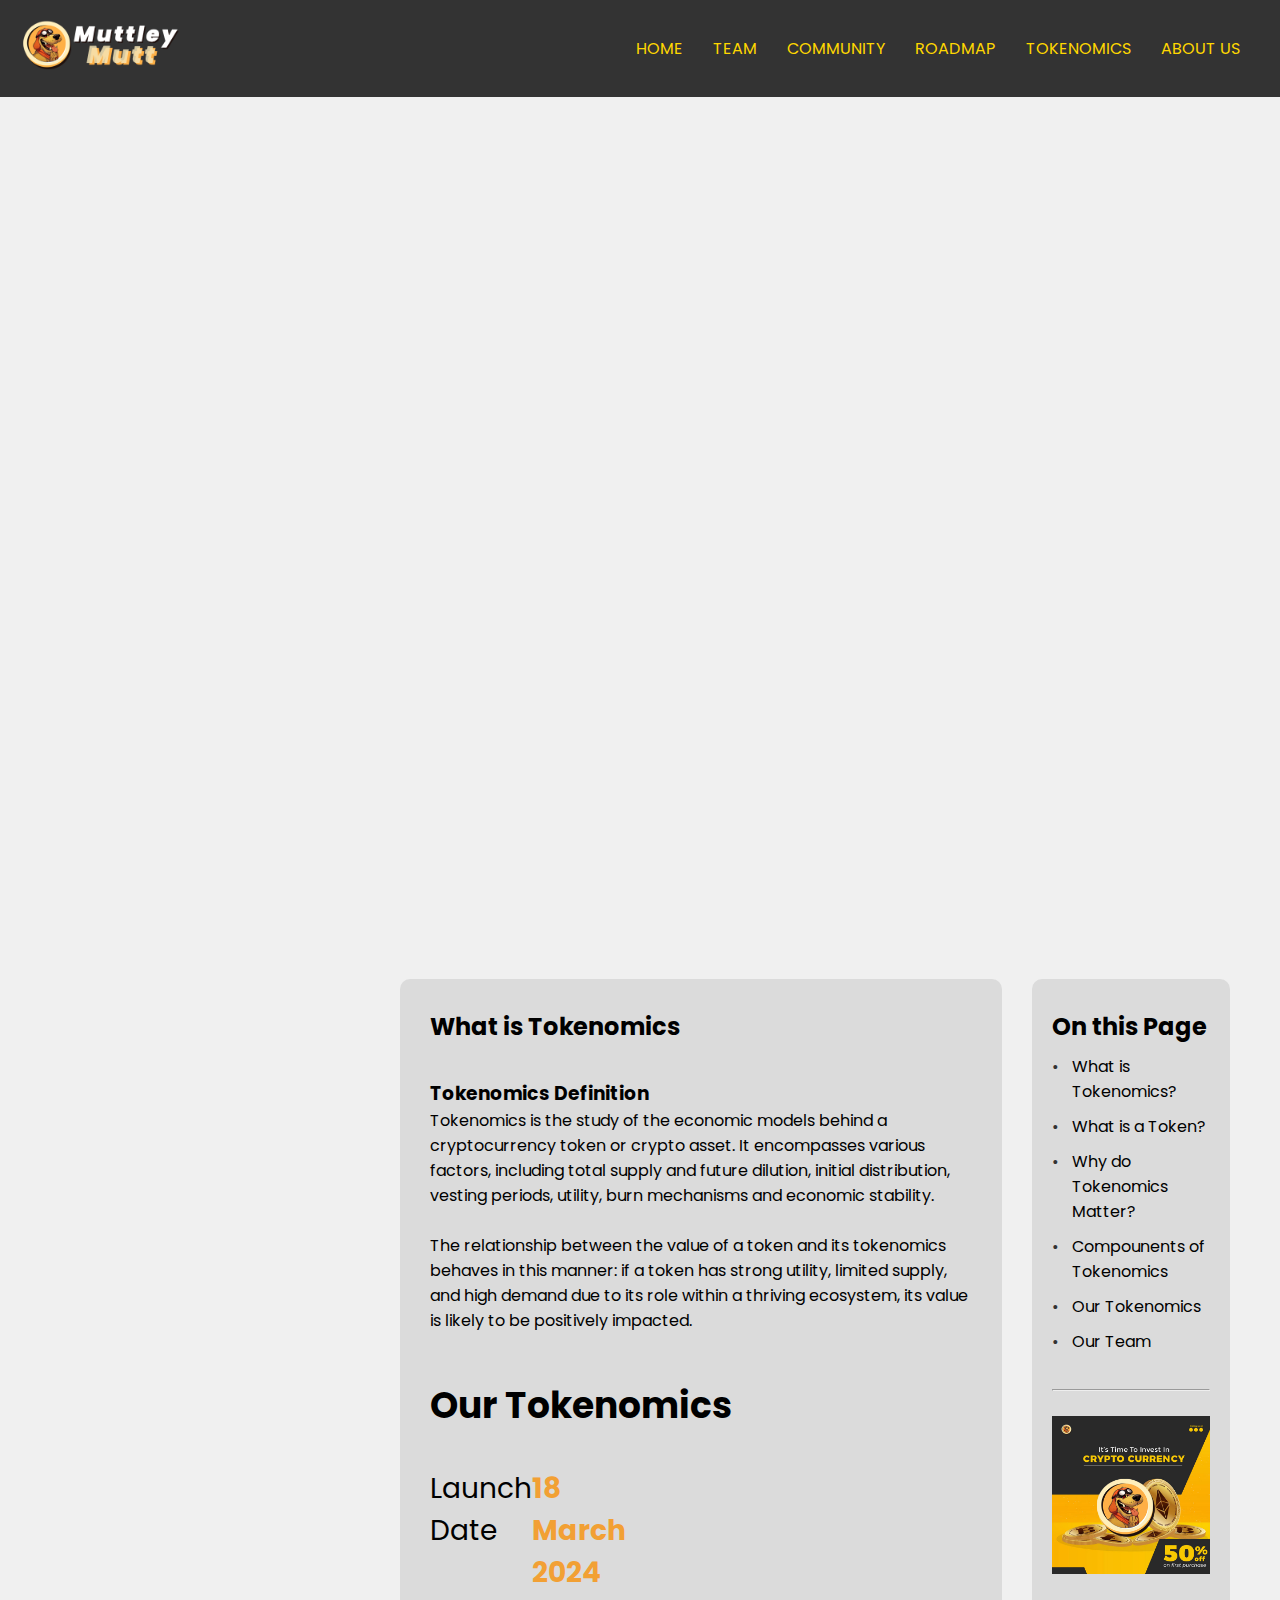
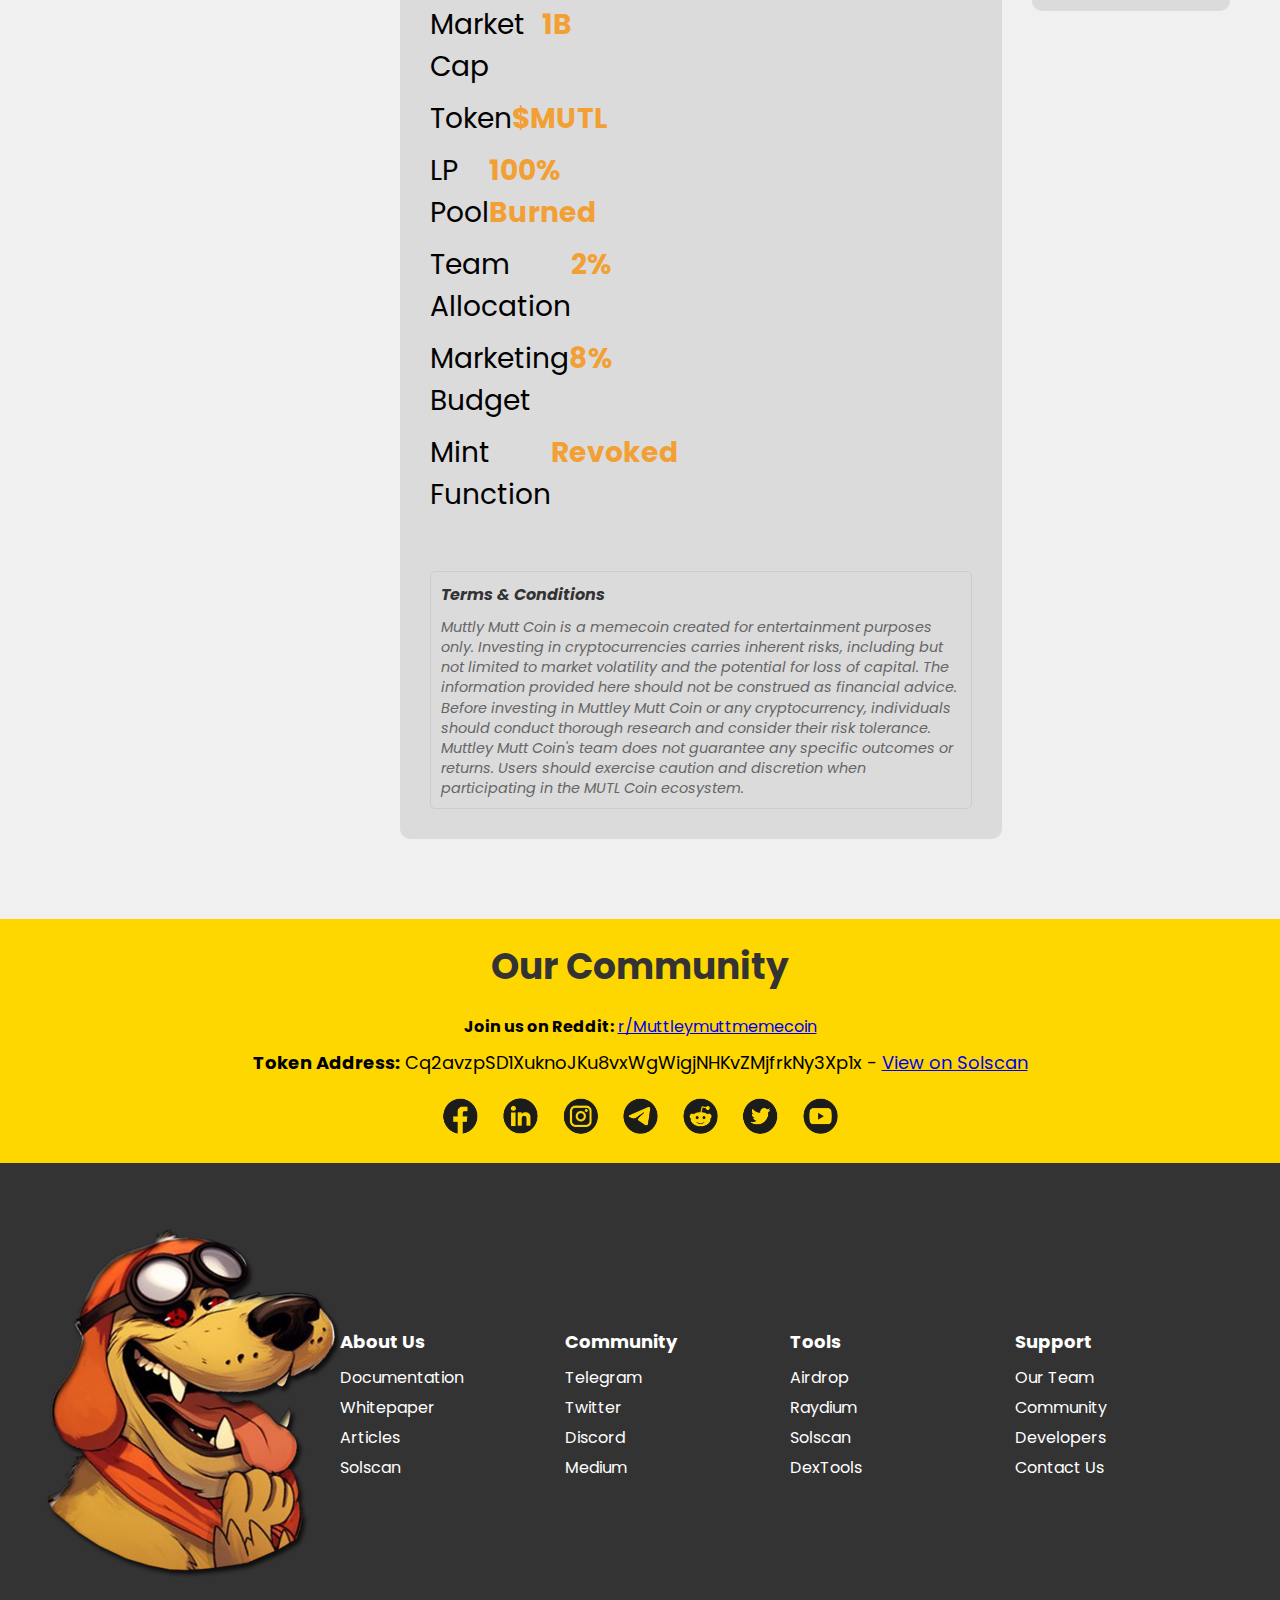
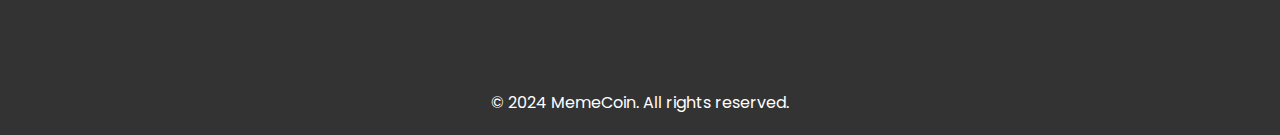
<file: $TURBO/TURBO/muttleymutt-coin.com/tokenomics.html>
<!DOCTYPE html>
<html lang="en">

<!-- Mirrored from muttleymutt-coin.com/tokenomics.html by HTTrack Website Copier/3.x [XR&CO'2014], Wed, 29 May 2024 20:36:17 GMT -->
<head>
    <meta charset="UTF-8">
    <meta http-equiv="X-UA-Compatible" content="IE=edge">
    <meta name="viewport" content="width=device-width, initial-scale=1.0">
    <title>Muttley Mutt - Tokenomics</title>
    <link rel="stylesheet" href="style.css">
    <link href="https://fonts.googleapis.com/css2?family=Poppins:wght@400;700&amp;display=swap" rel="stylesheet">
    <link rel="stylesheet" href="../cdnjs.cloudflare.com/ajax/libs/font-awesome/6.0.0-beta2/css/all.min.css" integrity="sha512-YWzhKL2whUzgiheMoBFwW8CKV4qpHQAEuvilg9FAn5VJUDwKZZxkJNuGM4XkWuk94WCrrwslk8yWNGmY1EduTA==" crossorigin="anonymous" referrerpolicy="no-referrer" />
</head>
<body>

<header>
    <div class="logo">
        <img src="img/Muttley-Mutt-Website-Logo.png" alt="MemeCoin Logo">
    </div>
    <nav>
        <ul class='nav-bar'>
            <input type='checkbox' id='check' />
            <span class="menu">
                <li><a href="index-2.html">Home</a></li>
                <li><a href="team.html">Team</a></li>
                <li><a href="community.html">Community</a></li>
                <li><a href="roadmap.html">Roadmap</a></li>
                <li><a href="tokenomics.html">Tokenomics</a></li>
                <li><a href="about-us.html">About Us</a></li>
                <label for="check" class="close-menu"><i class="fas fa-times"></i></label>
            </span>
            <label for="check" class="open-menu"><i class="fas fa-bars"></i></label>
        </ul>
    </nav>
</header>

<section>
  <div id="dexscreener-embed">
    <iframe src="https://dexscreener.com/solana/H473chjzNucgoKduXdm4cSDNMc6U7S7H9EU1VQJbSQ2i?embed=1&amp;theme=dark&amp;trades=0"></iframe>
  </div>
</section>

<section class="featured-section">
    <div class="featured-content">
        <h2>What is Tokenomics</h2>
        <br>
        <article>
            <h3>Tokenomics Definition</h3>
            <p>Tokenomics is the study of the economic models behind a cryptocurrency token or crypto asset. It encompasses various factors, including total supply and future dilution, initial distribution, vesting periods, utility, burn mechanisms and economic stability.</p> 
            <br>
            <p>The relationship between the value of a token and its tokenomics behaves in this manner: if a token has strong utility, limited supply, and high demand due to its role within a thriving ecosystem, its value is likely to be positively impacted.</p>
            <br>
        </article>
                    <!-- Tokenomics Section -->
                      <div class="tokenomics-section">
                        <!-- Tokenomics heading -->
                        <h1 class="section-heading">Our Tokenomics</h1> 
                        <br>
                        <div class="tokenomics-row">
                           <div class="tokenomics-heading">Launch Date</div>
                           <div class="tokenomics-value">18 March 2024</div>
                        </div>
                        <div class="tokenomics-row">
                           <div class="tokenomics-heading">Market Cap</div>
                           <div class="tokenomics-value">1B</div>
                        </div>
                        <div class="tokenomics-row">
                            <div class="tokenomics-heading">Token</div>
                            <div class="tokenomics-value">$MUTL</div>
                        </div>
                        <div class="tokenomics-row">
                            <div class="tokenomics-heading">LP Pool</div>
                            <div class="tokenomics-value">100% Burned</div>
                        </div>
                        <div class="tokenomics-row">
                            <div class="tokenomics-heading">Team Allocation</div>
                            <div class="tokenomics-value">2%</div>
                        </div>
                        <div class="tokenomics-row">
                            <div class="tokenomics-heading">Marketing Budget</div>
                            <div class="tokenomics-value">8%</div>
                        </div>
                        <div class="tokenomics-row">
                            <div class="tokenomics-heading">Mint Function</div>
                            <div class="tokenomics-value">Revoked</div>
                        </div>
                      </div> 
                    <!-- Add more rows for other tokenomics categories -->
                    <br>
            <!-- Terms Section -->
            <div class="terms">           
                <h3>Terms & Conditions</h3>
                <p>Muttly Mutt Coin is a memecoin created for entertainment purposes only. Investing in cryptocurrencies carries inherent risks, including but not limited to market volatility and the potential for loss of capital. The information provided here should not be construed as financial advice. Before investing in Muttley Mutt Coin or any cryptocurrency, individuals should conduct thorough research and consider their risk tolerance. Muttley Mutt Coin's team does not guarantee any specific outcomes or returns. Users should exercise caution and discretion when participating in the MUTL Coin ecosystem.</p>
            </div>    
    </div>

    <div class="sidebar-section">
        <div class="sidebar">
            <h2>On this Page</h2>
            <ul>
              <li><a href="what-is-tokenomics.html">What is Tokenomics?</a></li>
               <li><a href="what-is-token.html">What is a Token?</a></li>
               <li><a href="why-tokenomics-matter.html">Why do Tokenomics Matter?</a></li>
               <li><a href="compounents-of-tokenomics.html">Compounents of Tokenomics</a></li>
               <li><a href="tokenomics.html">Our Tokenomics</a></li>
               <li><a href="team.html">Our Team</a></li>
            </ul>
            <br>
            <hr>
            <br>
            <div class="banner">
                <a href="pre-sale.html">
                  <img src="img/Muttley-Mutt-Banner-600x600.jpg" alt="Banner">
                </a>
              </div>
        </div>
</section>

<section>
    <p style="height: 60px;"></p>
    <div class="community-area">
      <div class="community-title">
        <h2>Our Community</h2>
      </div>
      <div class="community-links">
        <p><strong>Join us on Reddit:</strong> <a href="https://www.reddit.com/r/Muttleymuttmemecoin" target="_blank">r/Muttleymuttmemecoin</a></p>
        <p class="token-address"><strong>Token Address:</strong> Cq2avzpSD1XuknoJKu8vxWgWigjNHKvZMjfrkNy3Xp1x - <a href="https://solscan.io/token/Cq2avzpSD1XuknoJKu8vxWgWigjNHKvZMjfrkNy3Xp1x" target="_blank">View on Solscan</a></p>
      </div>
      <div class="social-icons">
        <a href="https://www.facebook.com/muttleymuttcoin" target="_blank"><img src="img/social-icon-facebook.png" alt="Facebook"></a>
        <a href="https://www.linkedin.com/" target="_blank"><img src="img/social-icon-linkedin.png" alt="LinkedIn"></a>
        <a href="https://instagram.com/" target="_blank"><img src="img/social-icon-instagram.png" alt="Instagram"></a>
        <a href="https://t.me/muttleymuttcoin" target="_blank"><img src="img/social-icon-telegram.png" alt="Telegram"></a>
        <a href="https://www.reddit.com/r/Muttleymuttmemecoin/" target="_blank"><img src="img/social-icon-reddit.png" alt="Reddit"></a>
        <a href="https://twitter.com/muttleycoin" target="_blank"><img src="img/social-icon-twitter.png" alt="Twitter"></a>
        <a href="https://youtube.com/" target="_blank"><img src="img/social-icon-youtube.png" alt="Youtube"></a>
        <!-- Add more social media icons as needed -->
      </div>
    </div>
</section>

<footer class="footer-top">
    <div class="footer-container">
        <div class="footer-column footer-logo">
            <!-- Footer Logo -->
            <img src="img/Footer-Logo.png" alt="Footer Logo">
        </div>
        <div class="footer-column">
            <!-- Column 2: About Us -->
            <h4>About Us</h4>
            <ul>
                <li><a href="#">Documentation</a></li>
                <li><a href="#">Whitepaper</a></li>
                <li><a href="#">Articles</a></li>
                <li><a href="#">Solscan</a></li>
            </ul>
        </div>
        <div class="footer-column">
            <!-- Column 3: Community -->
            <h4>Community</h4>
            <ul>
                <li><a href="https://t.me/muttleymuttcoin">Telegram</a></li>
                <li><a href="https://twitter.com/muttleycoin">Twitter</a></li>
                <li><a href="#">Discord</a></li>
                <li><a href="#">Medium</a></li>
            </ul>
        </div>
        <div class="footer-column">
            <!-- Column 4: Support -->
            <h4>Tools</h4>
            <ul>
                <li><a href="#">Airdrop</a></li>
                <li><a href="https://raydium.io/">Raydium</a></li>
                <li><a href="https://solscan.io/">Solscan</a></li>
                <li><a href="https://www.dextools.io/app/en/pairs">DexTools</a></li>
            </ul>
        </div>
        <div class="footer-column">
            <!-- Column 5: Support -->
            <h4>Support</h4>
            <ul>
                <li><a href="team.html">Our Team</a></li>
                <li><a href="community.html">Community</a></li>
                <li><a href="team.html">Developers</a></li>
                <li><a href="contact-us.html">Contact Us</a></li>
            </ul>
        </div>
    </div>    
  </footer>
  
      <footer>
          <p>&copy; 2024 MemeCoin. All rights reserved.</p>
      </footer>  

</body>

<!-- Mirrored from muttleymutt-coin.com/tokenomics.html by HTTrack Website Copier/3.x [XR&CO'2014], Wed, 29 May 2024 20:36:17 GMT -->
</html>
</file>
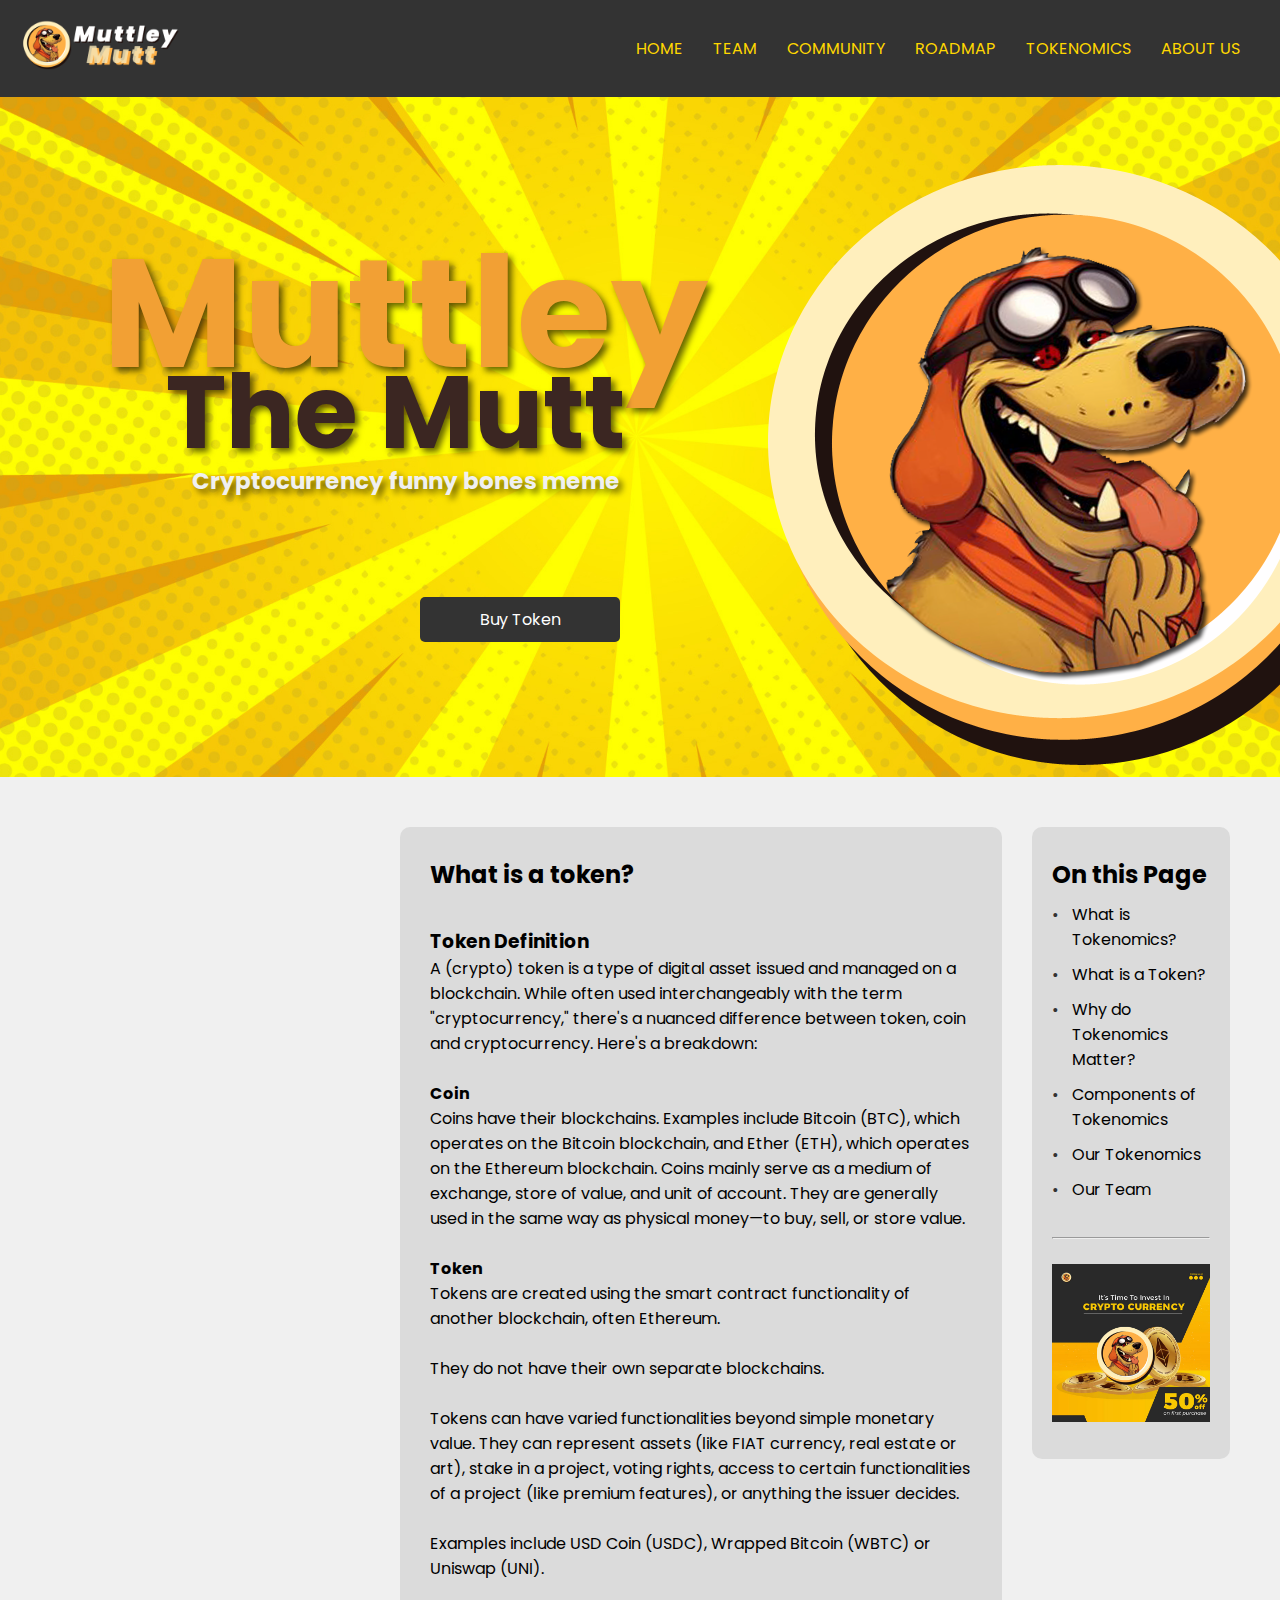
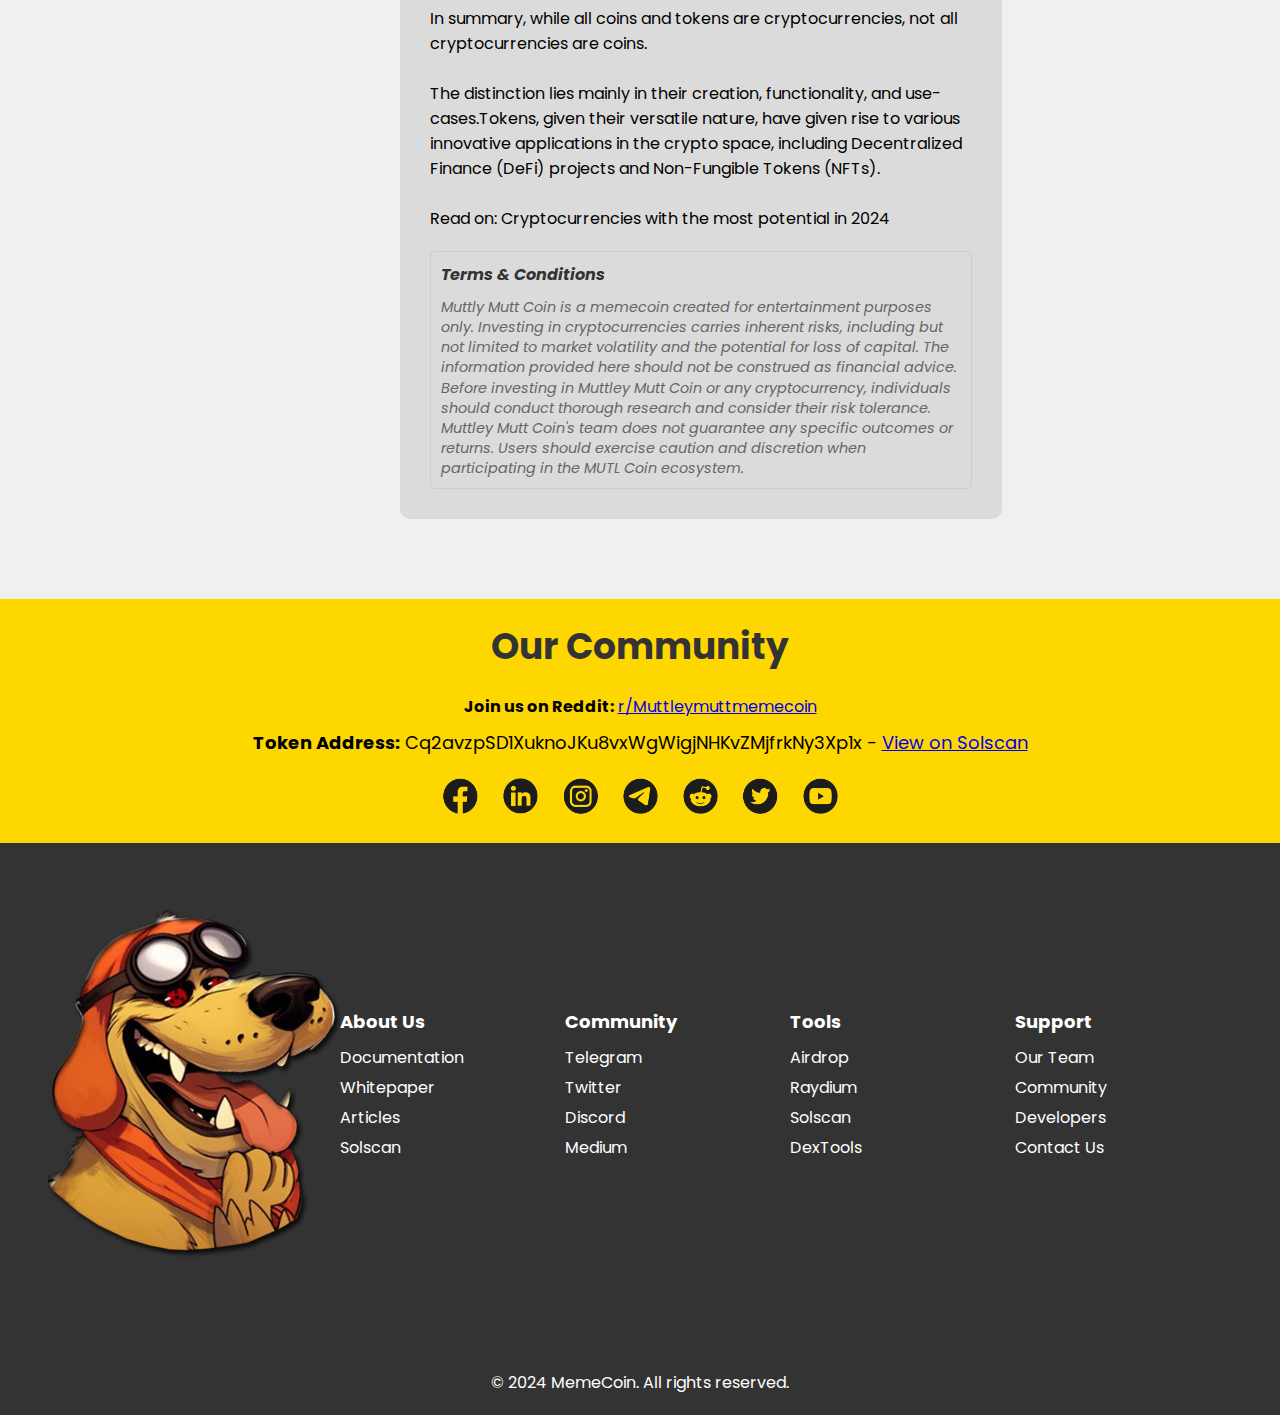
<file: $TURBO/TURBO/muttleymutt-coin.com/what-is-token.html>
<!DOCTYPE html>
<html lang="en">

<!-- Mirrored from muttleymutt-coin.com/what-is-token.html by HTTrack Website Copier/3.x [XR&CO'2014], Wed, 29 May 2024 20:36:18 GMT -->
<head>
    <meta charset="UTF-8">
    <meta http-equiv="X-UA-Compatible" content="IE=edge">
    <meta name="viewport" content="width=device-width, initial-scale=1.0">
    <title>Muttley Mutt - Tokenomics</title>

    <link rel="stylesheet" href="style.css"> <!-- Reference to your CSS file -->
    <link href="https://fonts.googleapis.com/css2?family=Poppins:wght@400;700&amp;display=swap" rel="stylesheet">
    <link rel="stylesheet" href="../cdnjs.cloudflare.com/ajax/libs/font-awesome/6.0.0-beta2/css/all.min.css" integrity="sha512-YWzhKL2whUzgiheMoBFwW8CKV4qpHQAEuvilg9FAn5VJUDwKZZxkJNuGM4XkWuk94WCrrwslk8yWNGmY1EduTA==" crossorigin="anonymous" referrerpolicy="no-referrer" />
</head>
<body>

    <header>
        <div class="logo">
            <img src="img/Muttley-Mutt-Website-Logo.png" alt="MemeCoin Logo"> <!-- Replace 'logo.png' with your actual logo image -->
        </div>
        <nav>
            <ul class='nav-bar'>
                <input type='checkbox' id='check' />
                <span class="menu">
                    <li><a href="index-2.html">Home</a></li>
                    <li><a href="team.html">Team</a></li>
                    <li><a href="community.html">Community</a></li>
                    <li><a href="roadmap.html">Roadmap</a></li>
                    <li><a href="tokenomics.html">Tokenomics</a></li>
                    <li><a href="about-us.html">About Us</a></li>
                    <label for="check" class="close-menu"><i class="fas fa-times"></i></label>
                </span>
                <label for="check" class="open-menu"><i class="fas fa-bars"></i></label>
            </ul>
        </nav>
    </header>

    <main>
      <div class="logo-mutt">
          <img src="img/Muttley-Mutt-Logo.png" alt="Muttley The Mutt Meme">
        </div>
        <h1 class="heading-text">Muttley</h1>
        <h1 class="heading-intro">The Mutt</h1>
        <h1 class="heading-bones">Cryptocurrency funny bones meme</h1>
        <a href="https://dexscreener.com/solana/h473chjznucgokduxdm4csdnmc6u7s7h9eu1vqjbsq2i" target="_blank" class="buy-token-button">Buy Token</a>
    </main>

    <section class="featured-section">
        <div class="featured-content">
          <h2>What is a token?</h2>
          <br>
          <article>
            <h3>Token Definition</h3>
            <p>A (crypto) token is a type of digital asset issued and managed on a blockchain. While often used interchangeably with the term "cryptocurrency," there's a nuanced difference between token, coin and cryptocurrency. Here's a breakdown:</p>
            <br> 
            <strong>Coin</strong>
            <p>Coins have their blockchains. Examples include Bitcoin (BTC), which operates on the Bitcoin blockchain, and Ether (ETH), which operates on the Ethereum blockchain. Coins mainly serve as a medium of exchange, store of value, and unit of account. They are generally used in the same way as physical money—to buy, sell, or store value.</p>
            <br>
            <strong>Token</strong>
            <p>Tokens are created using the smart contract functionality of another blockchain, often Ethereum.</p> 
            <br>
            <p>They do not have their own separate blockchains.</p> 
            <br>            
            <p>Tokens can have varied functionalities beyond simple monetary value. They can represent assets (like FIAT currency, real estate or art), stake in a project, voting rights, access to certain functionalities of a project (like premium features), or anything the issuer decides.</p> 
            <br>    
            <p>Examples include USD Coin (USDC), Wrapped Bitcoin (WBTC) or Uniswap (UNI).</p>
            <br>    
            <p>In summary, while all coins and tokens are cryptocurrencies, not all cryptocurrencies are coins.</p> 
            <br>    
            <p>The distinction lies mainly in their creation, functionality, and use-cases.Tokens, given their versatile nature, have given rise to various innovative applications in the crypto space, including Decentralized Finance (DeFi) projects and Non-Fungible Tokens (NFTs).</p>
            <br>    
            <p>Read on: Cryptocurrencies with the most potential in 2024</p>
          </article>
          <!-- Terms Section -->
          <div class="terms">           
            <h3>Terms & Conditions</h3>
            <p>Muttly Mutt Coin is a memecoin created for entertainment purposes only. Investing in cryptocurrencies carries inherent risks, including but not limited to market volatility and the potential for loss of capital. The information provided here should not be construed as financial advice. Before investing in Muttley Mutt Coin or any cryptocurrency, individuals should conduct thorough research and consider their risk tolerance. Muttley Mutt Coin's team does not guarantee any specific outcomes or returns. Users should exercise caution and discretion when participating in the MUTL Coin ecosystem.</p>
          </div>    
        </div>
        <div class="sidebar-section">
          <div class="sidebar">
            <h2>On this Page</h2>
            <ul>
              <li><a href="what-is-tokenomics.html">What is Tokenomics?</a></li>
              <li><a href="what-is-token.html">What is a Token?</a></li>
              <li><a href="why-tokenomics-matter.html">Why do Tokenomics Matter?</a></li>
              <li><a href="compounents-of-tokenomics.html">Components of Tokenomics</a></li>
              <li><a href="tokenomics.html">Our Tokenomics</a></li>
              <li><a href="team.html">Our Team</a></li>
            </ul>
            <br>
            <hr>
            <br>
            <div class="banner">
                <a href="pre-sale.html">
                  <img src="img/Muttley-Mutt-Banner-600x600.jpg" alt="Banner">
                </a>
              </div>
          </div>
        </div>
      </section>
      
      <section>
          <p style="height: 60px;"></p>
          <div class="community-area">
            <div class="community-title">
              <h2>Our Community</h2>
            </div>
            <div class="community-links">
              <p><strong>Join us on Reddit:</strong> <a href="https://www.reddit.com/r/Muttleymuttmemecoin" target="_blank">r/Muttleymuttmemecoin</a></p>
              <p class="token-address"><strong>Token Address:</strong> Cq2avzpSD1XuknoJKu8vxWgWigjNHKvZMjfrkNy3Xp1x - <a href="https://solscan.io/token/Cq2avzpSD1XuknoJKu8vxWgWigjNHKvZMjfrkNy3Xp1x" target="_blank">View on Solscan</a></p>
            </div>
            <div class="social-icons">
              <a href="https://www.facebook.com/muttleymuttcoin" target="_blank"><img src="img/social-icon-facebook.png" alt="Facebook"></a>
              <a href="https://www.linkedin.com/" target="_blank"><img src="img/social-icon-linkedin.png" alt="LinkedIn"></a>
              <a href="https://instagram.com/" target="_blank"><img src="img/social-icon-instagram.png" alt="Instagram"></a>
              <a href="https://t.me/muttleymuttcoin" target="_blank"><img src="img/social-icon-telegram.png" alt="Telegram"></a>
              <a href="https://www.reddit.com/r/Muttleymuttmemecoin/" target="_blank"><img src="img/social-icon-reddit.png" alt="Reddit"></a>
              <a href="https://twitter.com/muttleycoin" target="_blank"><img src="img/social-icon-twitter.png" alt="Twitter"></a>
              <a href="https://youtube.com/" target="_blank"><img src="img/social-icon-youtube.png" alt="Youtube"></a>
              <!-- Add more social media icons as needed -->
            </div>
          </div>
      </section>
      
      <footer class="footer-top">
          <div class="footer-container">
              <div class="footer-column footer-logo">
                  <!-- Footer Logo -->
                  <img src="img/Footer-Logo.png" alt="Footer Logo">
              </div>
              <div class="footer-column">
                  <!-- Column 2: About Us -->
                  <h4>About Us</h4>
                  <ul>
                      <li><a href="#">Documentation</a></li>
                      <li><a href="#">Whitepaper</a></li>
                      <li><a href="#">Articles</a></li>
                      <li><a href="#">Solscan</a></li>
                  </ul>
              </div>
              <div class="footer-column">
                  <!-- Column 3: Community -->
                  <h4>Community</h4>
                  <ul>
                      <li><a href="https://t.me/muttleymuttcoin">Telegram</a></li>
                      <li><a href="https://twitter.com/muttleycoin">Twitter</a></li>
                      <li><a href="#">Discord</a></li>
                      <li><a href="#">Medium</a></li>
                  </ul>
              </div>
              <div class="footer-column">
                  <!-- Column 4: Support -->
                  <h4>Tools</h4>
                  <ul>
                      <li><a href="#">Airdrop</a></li>
                      <li><a href="https://raydium.io/">Raydium</a></li>
                      <li><a href="https://solscan.io/">Solscan</a></li>
                      <li><a href="https://www.dextools.io/app/en/pairs">DexTools</a></li>
                  </ul>
              </div>
              <div class="footer-column">
                  <!-- Column 5: Support -->
                  <h4>Support</h4>
                  <ul>
                      <li><a href="team.html">Our Team</a></li>
                      <li><a href="community.html">Community</a></li>
                      <li><a href="team.html">Developers</a></li>
                      <li><a href="contact-us.html">Contact Us</a></li>
                  </ul>
              </div>
          </div>    
        </footer>
        
            <footer>
                <p>&copy; 2024 MemeCoin. All rights reserved.</p>
            </footer>  
      
      </body>
      
<!-- Mirrored from muttleymutt-coin.com/what-is-token.html by HTTrack Website Copier/3.x [XR&CO'2014], Wed, 29 May 2024 20:36:18 GMT -->
</html>
</file>
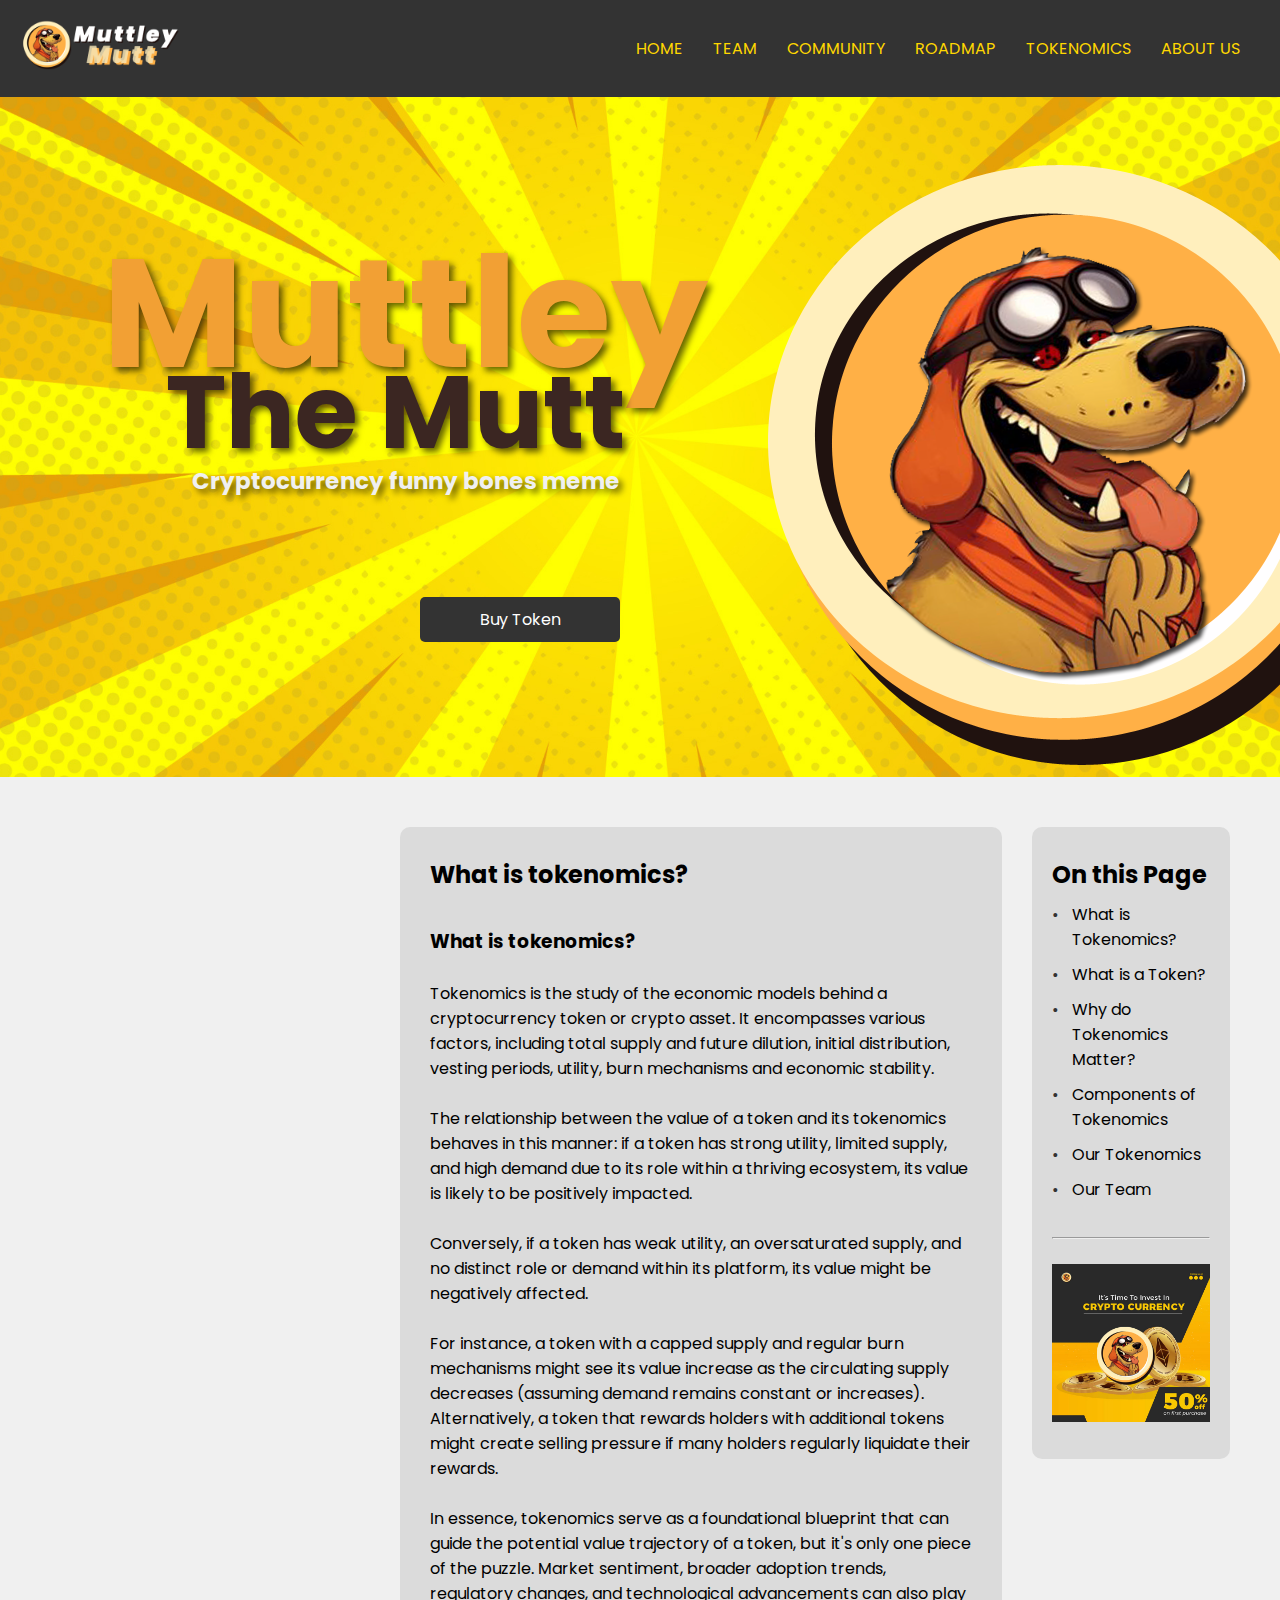
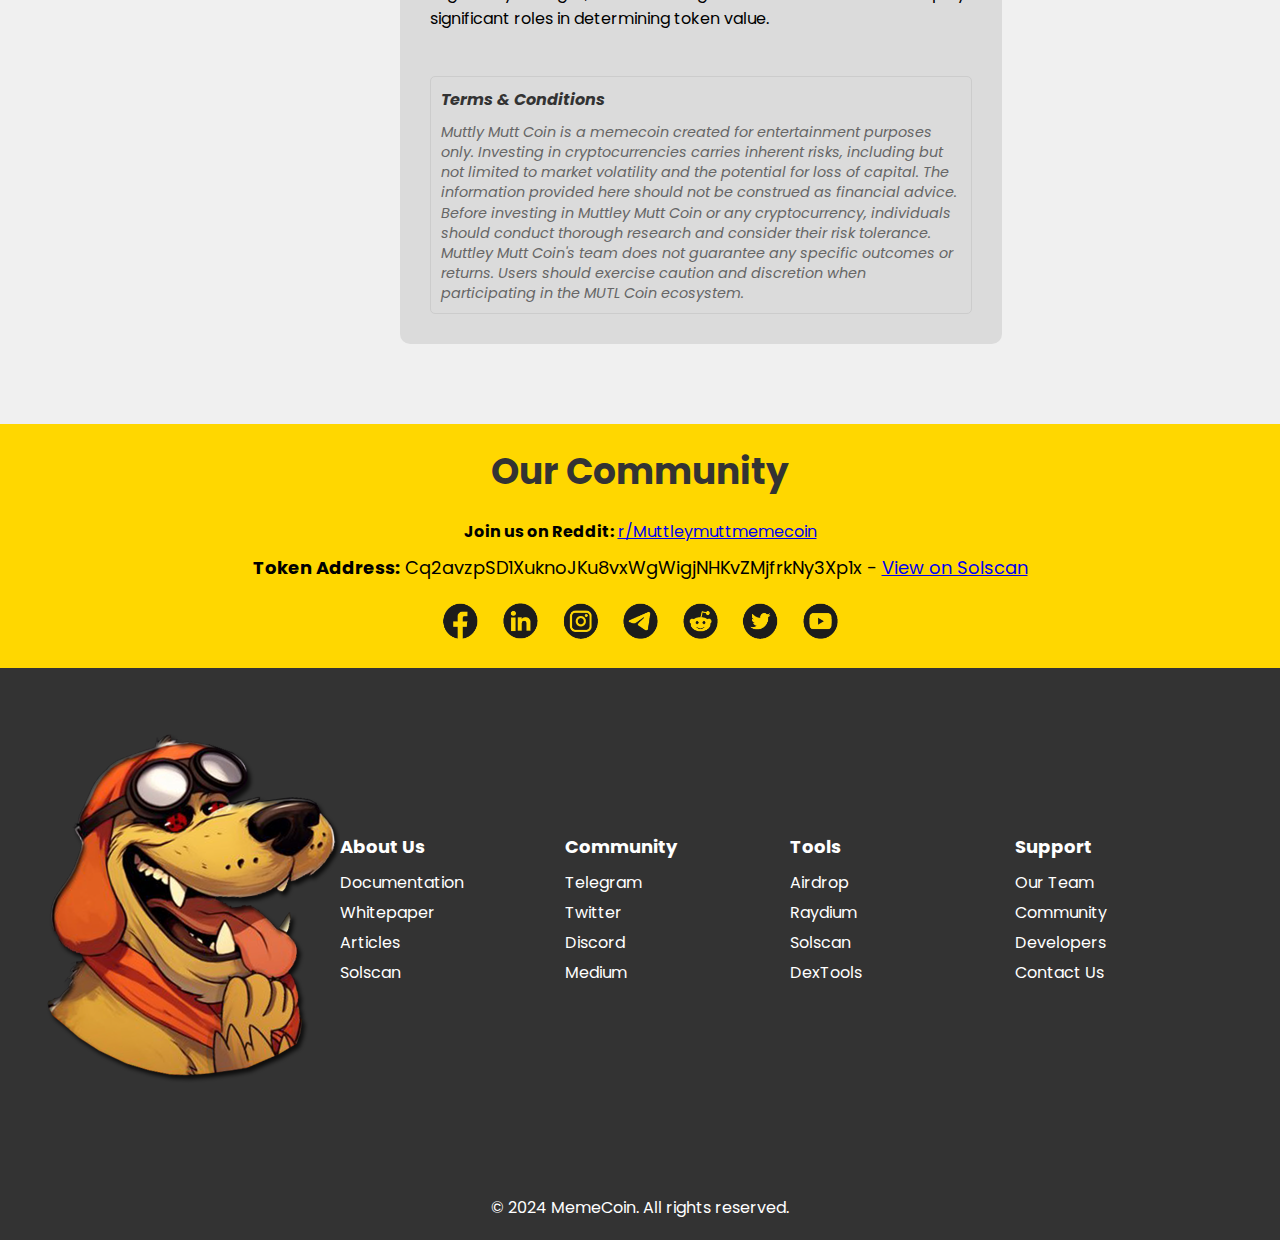
<file: $TURBO/TURBO/muttleymutt-coin.com/what-is-tokenomics.html>
<!DOCTYPE html>
<html lang="en">

<!-- Mirrored from muttleymutt-coin.com/what-is-tokenomics.html by HTTrack Website Copier/3.x [XR&CO'2014], Wed, 29 May 2024 20:36:17 GMT -->
<head>
    <meta charset="UTF-8">
    <meta http-equiv="X-UA-Compatible" content="IE=edge">
    <meta name="viewport" content="width=device-width, initial-scale=1.0">
    <title>Muttley Mutt - Tokenomics</title>

    <link rel="stylesheet" href="style.css"> <!-- Reference to your CSS file -->
    <link href="https://fonts.googleapis.com/css2?family=Poppins:wght@400;700&amp;display=swap" rel="stylesheet">
    <link rel="stylesheet" href="../cdnjs.cloudflare.com/ajax/libs/font-awesome/6.0.0-beta2/css/all.min.css" integrity="sha512-YWzhKL2whUzgiheMoBFwW8CKV4qpHQAEuvilg9FAn5VJUDwKZZxkJNuGM4XkWuk94WCrrwslk8yWNGmY1EduTA==" crossorigin="anonymous" referrerpolicy="no-referrer" />
</head>
<body>

    <header>
        <div class="logo">
            <img src="img/Muttley-Mutt-Website-Logo.png" alt="MemeCoin Logo"> <!-- Replace 'logo.png' with your actual logo image -->
        </div>
        <nav>
            <ul class='nav-bar'>
                <input type='checkbox' id='check' />
                <span class="menu">
                    <li><a href="index-2.html">Home</a></li>
                    <li><a href="team.html">Team</a></li>
                    <li><a href="community.html">Community</a></li>
                    <li><a href="roadmap.html">Roadmap</a></li>
                    <li><a href="tokenomics.html">Tokenomics</a></li>
                    <li><a href="about-us.html">About Us</a></li>
                    <label for="check" class="close-menu"><i class="fas fa-times"></i></label>
                </span>
                <label for="check" class="open-menu"><i class="fas fa-bars"></i></label>
            </ul>
        </nav>
    </header>

    <main>
      <div class="logo-mutt">
          <img src="img/Muttley-Mutt-Logo.png" alt="Muttley The Mutt Meme">
        </div>
        <h1 class="heading-text">Muttley</h1>
        <h1 class="heading-intro">The Mutt</h1>
        <h1 class="heading-bones">Cryptocurrency funny bones meme</h1>
        <a href="https://dexscreener.com/solana/h473chjznucgokduxdm4csdnmc6u7s7h9eu1vqjbsq2i" target="_blank" class="buy-token-button">Buy Token</a>
    </main>
    <section class="featured-section">
        <div class="featured-content">
          <h2>What is tokenomics?</h2>
          <br>
          <article>
            <h3>What is tokenomics?</h3>
            <br>    
            <p>Tokenomics is the study of the economic models behind a cryptocurrency token or crypto asset. It encompasses various factors, including total supply and future dilution, initial distribution, vesting periods, utility, burn mechanisms and economic stability.</p>
            <br>    
            <p>The relationship between the value of a token and its tokenomics behaves in this manner: if a token has strong utility, limited supply, and high demand due to its role within a thriving ecosystem, its value is likely to be positively impacted.</p>
            <br>    
            <p>Conversely, if a token has weak utility, an oversaturated supply, and no distinct role or demand within its platform, its value might be negatively affected.</p>
            <br>    
            <p>For instance, a token with a capped supply and regular burn mechanisms might see its value increase as the circulating supply decreases (assuming demand remains constant or increases). Alternatively, a token that rewards holders with additional tokens might create selling pressure if many holders regularly liquidate their rewards.</p>
            <br>    
            <p>In essence, tokenomics serve as a foundational blueprint that can guide the potential value trajectory of a token, but it's only one piece of the puzzle. Market sentiment, broader adoption trends, regulatory changes, and technological advancements can also play significant roles in determining token value.</p>
            <br>    
          </article>
          <!-- Terms Section -->
          <div class="terms">           
            <h3>Terms & Conditions</h3>
            <p>Muttly Mutt Coin is a memecoin created for entertainment purposes only. Investing in cryptocurrencies carries inherent risks, including but not limited to market volatility and the potential for loss of capital. The information provided here should not be construed as financial advice. Before investing in Muttley Mutt Coin or any cryptocurrency, individuals should conduct thorough research and consider their risk tolerance. Muttley Mutt Coin's team does not guarantee any specific outcomes or returns. Users should exercise caution and discretion when participating in the MUTL Coin ecosystem.</p>
          </div>    
        </div>
        <div class="sidebar-section">
          <div class="sidebar">
            <h2>On this Page</h2>
            <ul>
              <li><a href="what-is-tokenomics.html">What is Tokenomics?</a></li>
              <li><a href="what-is-token.html">What is a Token?</a></li>
              <li><a href="why-tokenomics-matter.html">Why do Tokenomics Matter?</a></li>
              <li><a href="compounents-of-tokenomics.html">Components of Tokenomics</a></li>
              <li><a href="tokenomics.html">Our Tokenomics</a></li>
              <li><a href="team.html">Our Team</a></li>
            </ul>
            <br>
            <hr>
            <br>
            <div class="banner">
                <a href="pre-sale.html">
                  <img src="img/Muttley-Mutt-Banner-600x600.jpg" alt="Banner">
                </a>
              </div>
          </div>
        </div>
      </section>
      
      <section>
          <p style="height: 60px;"></p>
          <div class="community-area">
            <div class="community-title">
              <h2>Our Community</h2>
            </div>
            <div class="community-links">
              <p><strong>Join us on Reddit:</strong> <a href="https://www.reddit.com/r/Muttleymuttmemecoin" target="_blank">r/Muttleymuttmemecoin</a></p>
              <p class="token-address"><strong>Token Address:</strong> Cq2avzpSD1XuknoJKu8vxWgWigjNHKvZMjfrkNy3Xp1x - <a href="https://solscan.io/token/Cq2avzpSD1XuknoJKu8vxWgWigjNHKvZMjfrkNy3Xp1x" target="_blank">View on Solscan</a></p>
            </div>
            <div class="social-icons">
              <a href="https://www.facebook.com/muttleymuttcoin" target="_blank"><img src="img/social-icon-facebook.png" alt="Facebook"></a>
              <a href="https://www.linkedin.com/" target="_blank"><img src="img/social-icon-linkedin.png" alt="LinkedIn"></a>
              <a href="https://instagram.com/" target="_blank"><img src="img/social-icon-instagram.png" alt="Instagram"></a>
              <a href="https://t.me/muttleymuttcoin" target="_blank"><img src="img/social-icon-telegram.png" alt="Telegram"></a>
              <a href="https://www.reddit.com/r/Muttleymuttmemecoin/" target="_blank"><img src="img/social-icon-reddit.png" alt="Reddit"></a>
              <a href="https://twitter.com/muttleycoin" target="_blank"><img src="img/social-icon-twitter.png" alt="Twitter"></a>
              <a href="https://youtube.com/" target="_blank"><img src="img/social-icon-youtube.png" alt="Youtube"></a>
              <!-- Add more social media icons as needed -->
            </div>
          </div>
      </section>
      
      <footer class="footer-top">
          <div class="footer-container">
              <div class="footer-column footer-logo">
                  <!-- Footer Logo -->
                  <img src="img/Footer-Logo.png" alt="Footer Logo">
              </div>
              <div class="footer-column">
                  <!-- Column 2: About Us -->
                  <h4>About Us</h4>
                  <ul>
                      <li><a href="#">Documentation</a></li>
                      <li><a href="#">Whitepaper</a></li>
                      <li><a href="#">Articles</a></li>
                      <li><a href="#">Solscan</a></li>
                  </ul>
              </div>
              <div class="footer-column">
                  <!-- Column 3: Community -->
                  <h4>Community</h4>
                  <ul>
                      <li><a href="https://t.me/muttleymuttcoin">Telegram</a></li>
                      <li><a href="https://twitter.com/muttleycoin">Twitter</a></li>
                      <li><a href="#">Discord</a></li>
                      <li><a href="#">Medium</a></li>
                  </ul>
              </div>
              <div class="footer-column">
                  <!-- Column 4: Support -->
                  <h4>Tools</h4>
                  <ul>
                      <li><a href="#">Airdrop</a></li>
                      <li><a href="https://raydium.io/">Raydium</a></li>
                      <li><a href="https://solscan.io/">Solscan</a></li>
                      <li><a href="https://www.dextools.io/app/en/pairs">DexTools</a></li>
                  </ul>
              </div>
              <div class="footer-column">
                  <!-- Column 5: Support -->
                  <h4>Support</h4>
                  <ul>
                      <li><a href="team.html">Our Team</a></li>
                      <li><a href="community.html">Community</a></li>
                      <li><a href="team.html">Developers</a></li>
                      <li><a href="contact-us.html">Contact Us</a></li>
                  </ul>
              </div>
          </div>    
        </footer>
        
            <footer>
                <p>&copy; 2024 MemeCoin. All rights reserved.</p>
            </footer>  
      
      </body>
      
<!-- Mirrored from muttleymutt-coin.com/what-is-tokenomics.html by HTTrack Website Copier/3.x [XR&CO'2014], Wed, 29 May 2024 20:36:17 GMT -->
</html>
</file>
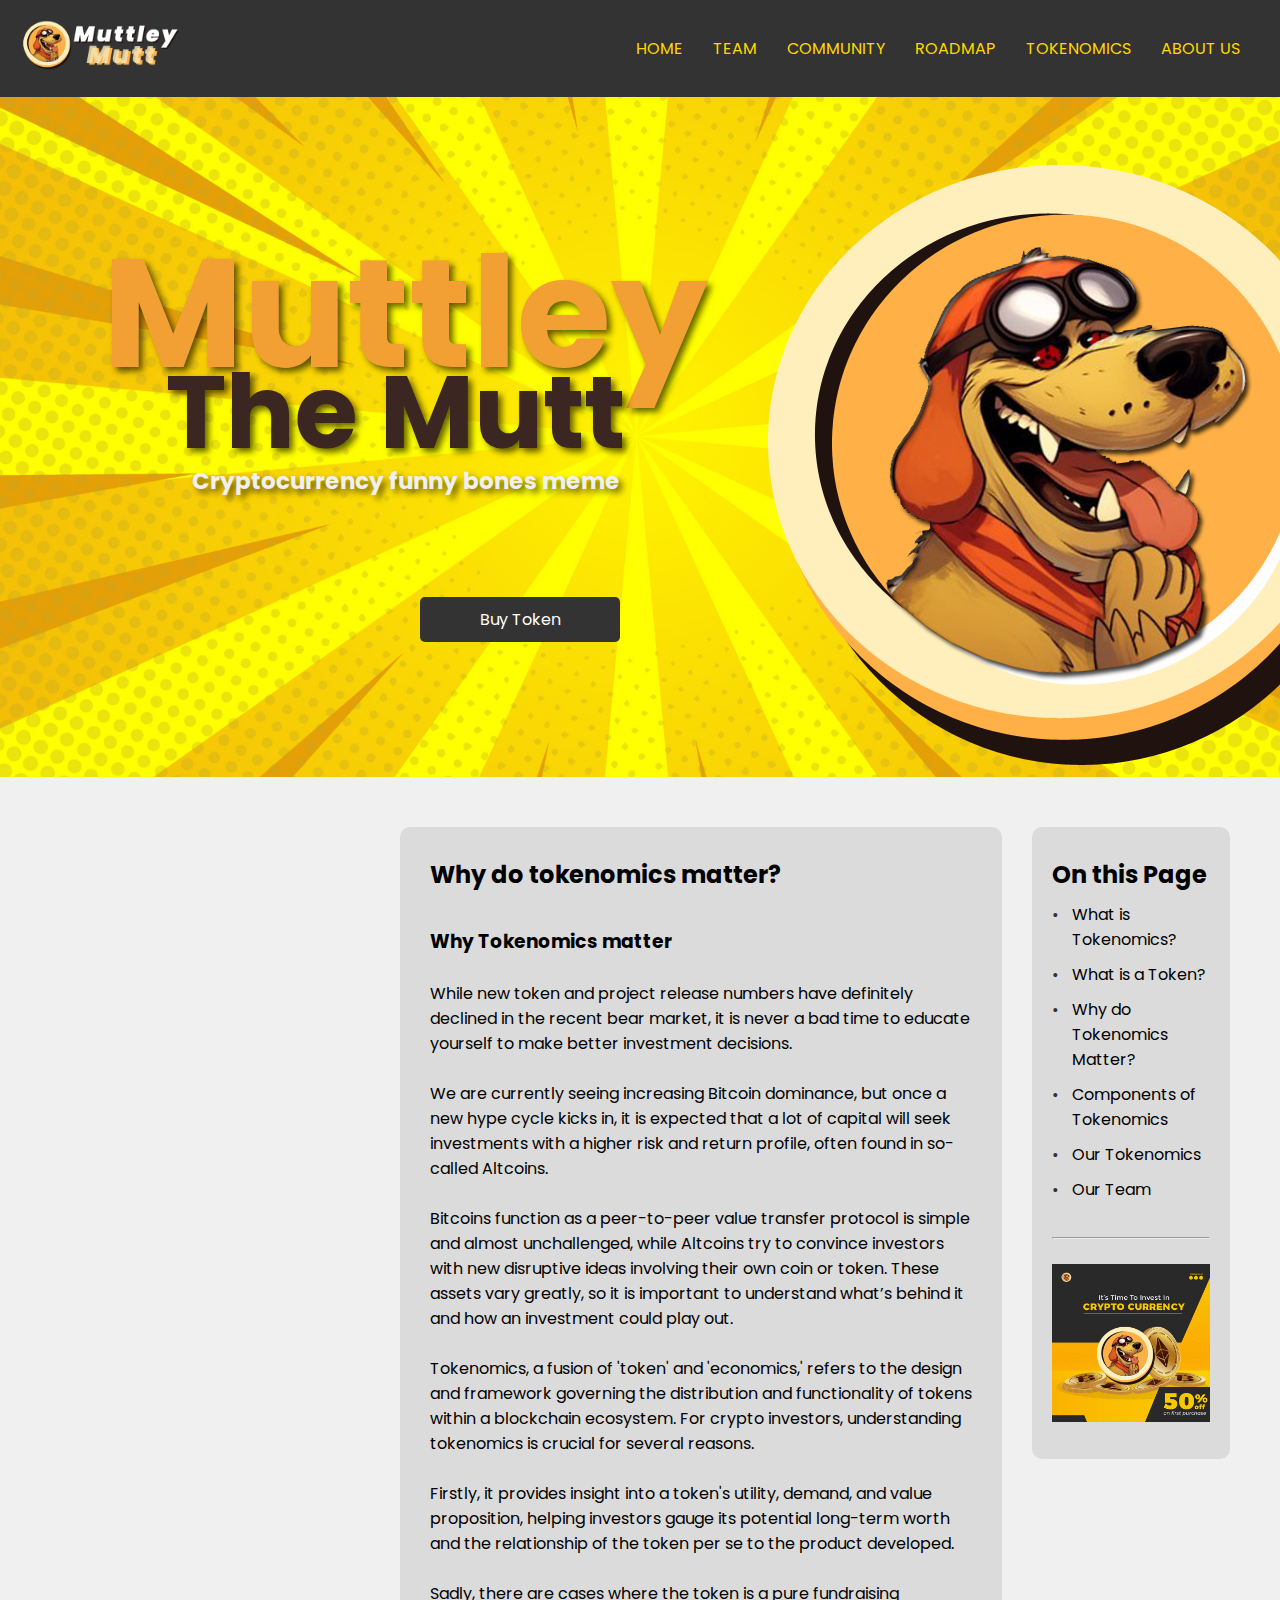
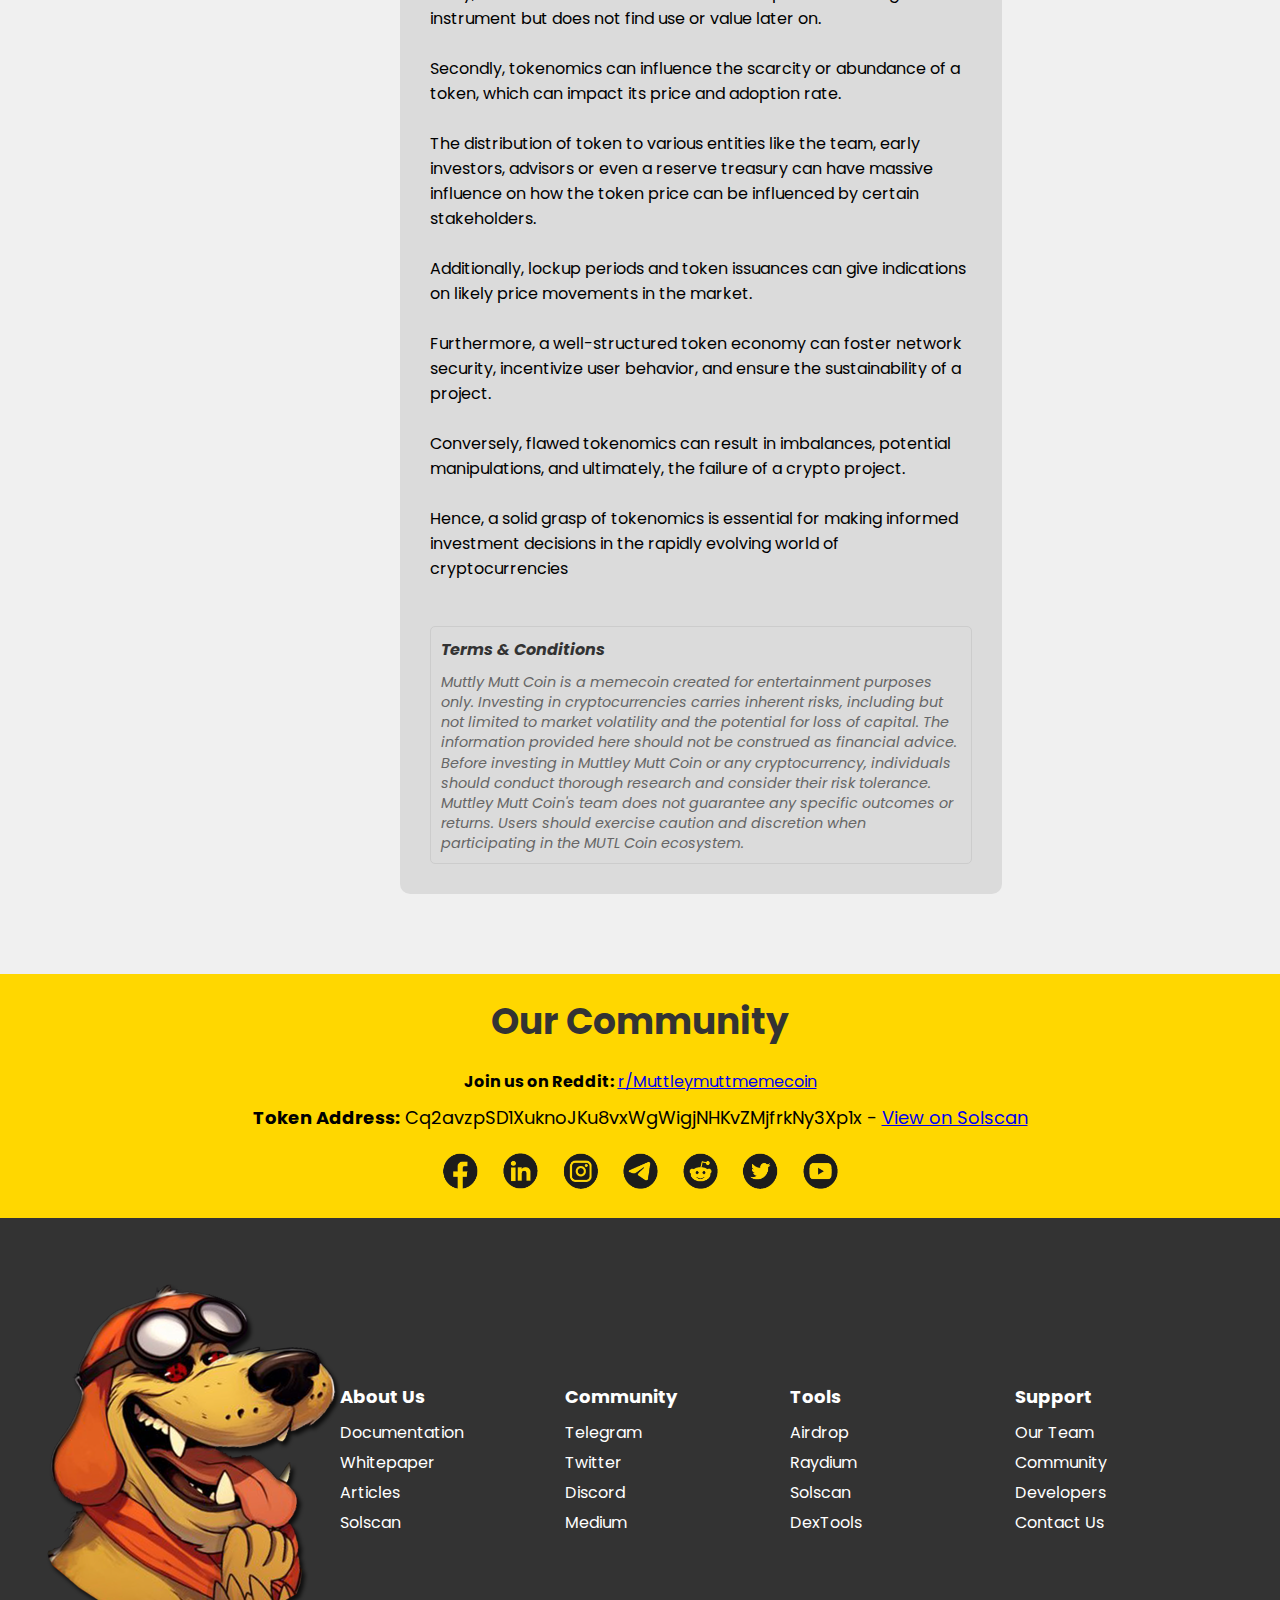
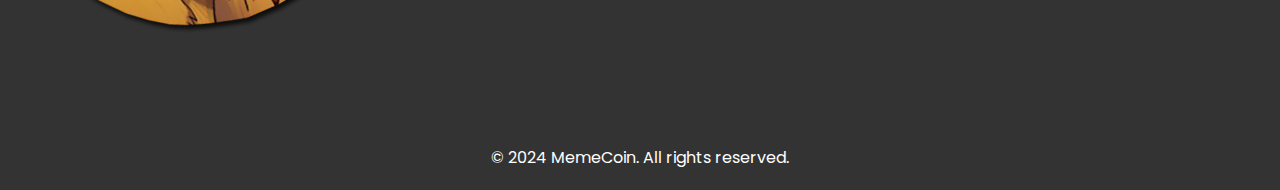
<file: $TURBO/TURBO/muttleymutt-coin.com/why-tokenomics-matter.html>
<!DOCTYPE html>
<html lang="en">

<!-- Mirrored from muttleymutt-coin.com/why-tokenomics-matter.html by HTTrack Website Copier/3.x [XR&CO'2014], Wed, 29 May 2024 20:36:17 GMT -->
<head>
    <meta charset="UTF-8">
    <meta http-equiv="X-UA-Compatible" content="IE=edge">
    <meta name="viewport" content="width=device-width, initial-scale=1.0">
    <title>Muttley Mutt - Tokenomics</title>

    <link rel="stylesheet" href="style.css"> <!-- Reference to your CSS file -->
    <link href="https://fonts.googleapis.com/css2?family=Poppins:wght@400;700&amp;display=swap" rel="stylesheet">
    <link rel="stylesheet" href="../cdnjs.cloudflare.com/ajax/libs/font-awesome/6.0.0-beta2/css/all.min.css" integrity="sha512-YWzhKL2whUzgiheMoBFwW8CKV4qpHQAEuvilg9FAn5VJUDwKZZxkJNuGM4XkWuk94WCrrwslk8yWNGmY1EduTA==" crossorigin="anonymous" referrerpolicy="no-referrer" />
</head>
<body>

    <header>
        <div class="logo">
            <img src="img/Muttley-Mutt-Website-Logo.png" alt="MemeCoin Logo"> <!-- Replace 'logo.png' with your actual logo image -->
        </div>
        <nav>
            <ul class='nav-bar'>
                <input type='checkbox' id='check' />
                <span class="menu">
                    <li><a href="index-2.html">Home</a></li>
                    <li><a href="team.html">Team</a></li>
                    <li><a href="community.html">Community</a></li>
                    <li><a href="roadmap.html">Roadmap</a></li>
                    <li><a href="tokenomics.html">Tokenomics</a></li>
                    <li><a href="about-us.html">About Us</a></li>
                    <label for="check" class="close-menu"><i class="fas fa-times"></i></label>
                </span>
                <label for="check" class="open-menu"><i class="fas fa-bars"></i></label>
            </ul>
        </nav>
    </header>

    <main>
      <div class="logo-mutt">
          <img src="img/Muttley-Mutt-Logo.png" alt="Muttley The Mutt Meme">
        </div>
        <h1 class="heading-text">Muttley</h1>
        <h1 class="heading-intro">The Mutt</h1>
        <h1 class="heading-bones">Cryptocurrency funny bones meme</h1>
        <a href="https://dexscreener.com/solana/h473chjznucgokduxdm4csdnmc6u7s7h9eu1vqjbsq2i" target="_blank" class="buy-token-button">Buy Token</a>
    </main>
    <section class="featured-section">
        <div class="featured-content">
          <h2>Why do tokenomics matter?</h2>
          <br>
          <article>
            <h3>Why Tokenomics matter</h3>
            <br>
            <p>While new token and project release numbers have definitely declined in the recent bear market, it is never a bad time to educate yourself to make better investment decisions.</p>
            <br>
            <p>We are currently seeing increasing Bitcoin dominance, but once a new hype cycle kicks in, it is expected that a lot of capital will seek investments with a higher risk and return profile, often found in so-called Altcoins.</p> 
            <br>            
            <p>Bitcoins function as a peer-to-peer value transfer protocol is simple and almost unchallenged, while Altcoins try to convince investors with new disruptive ideas involving their own coin or token. These assets vary greatly, so it is important to understand what’s behind it and how an investment could play out.</p> 
            <br>    
            <p>Tokenomics, a fusion of 'token' and 'economics,' refers to the design and framework governing the distribution and functionality of tokens within a blockchain ecosystem. For crypto investors, understanding tokenomics is crucial for several reasons.</p>
            <br>    
            <p>Firstly, it provides insight into a token's utility, demand, and value proposition, helping investors gauge its potential long-term worth and the relationship of the token per se to the product developed. </p> 
            <br>    
            <p>Sadly, there are cases where the token is a pure fundraising instrument but does not find use or value later on.</p>
            <br>    
            <p>Secondly, tokenomics can influence the scarcity or abundance of a token, which can impact its price and adoption rate.</p>
            <br>    
            <p>The distribution of token to various entities like the team, early investors, advisors or even a reserve treasury can have massive influence on how the token price can be influenced by certain stakeholders.</p>
            <br>    
            <p>Additionally, lockup periods and token issuances can give indications on likely price movements in the market.</p>
            <br>    
            <p>Furthermore, a well-structured token economy can foster network security, incentivize user behavior, and ensure the sustainability of a project. </p>
            <br>    
            <p>Conversely, flawed tokenomics can result in imbalances, potential manipulations, and ultimately, the failure of a crypto project. </p>
            <br>    
            <p>Hence, a solid grasp of tokenomics is essential for making informed investment decisions in the rapidly evolving world of cryptocurrencies</p>
            <br>
          </article>
          <!-- Terms Section -->
          <div class="terms">           
            <h3>Terms & Conditions</h3>
            <p>Muttly Mutt Coin is a memecoin created for entertainment purposes only. Investing in cryptocurrencies carries inherent risks, including but not limited to market volatility and the potential for loss of capital. The information provided here should not be construed as financial advice. Before investing in Muttley Mutt Coin or any cryptocurrency, individuals should conduct thorough research and consider their risk tolerance. Muttley Mutt Coin's team does not guarantee any specific outcomes or returns. Users should exercise caution and discretion when participating in the MUTL Coin ecosystem.</p>
          </div>    
        </div>
        <div class="sidebar-section">
          <div class="sidebar">
            <h2>On this Page</h2>
            <ul>
              <li><a href="what-is-tokenomics.html">What is Tokenomics?</a></li>
              <li><a href="what-is-token.html">What is a Token?</a></li>
              <li><a href="why-tokenomics-matter.html">Why do Tokenomics Matter?</a></li>
              <li><a href="compounents-of-tokenomics.html">Components of Tokenomics</a></li>
              <li><a href="tokenomics.html">Our Tokenomics</a></li>
              <li><a href="team.html">Our Team</a></li>
            </ul>
            <br>
            <hr>
            <br>
            <div class="banner">
                <a href="pre-sale.html">
                  <img src="img/Muttley-Mutt-Banner-600x600.jpg" alt="Banner">
                </a>
              </div>
          </div>
        </div>
      </section>
      
      <section>
          <p style="height: 60px;"></p>
          <div class="community-area">
            <div class="community-title">
              <h2>Our Community</h2>
            </div>
            <div class="community-links">
              <p><strong>Join us on Reddit:</strong> <a href="https://www.reddit.com/r/Muttleymuttmemecoin" target="_blank">r/Muttleymuttmemecoin</a></p>
              <p class="token-address"><strong>Token Address:</strong> Cq2avzpSD1XuknoJKu8vxWgWigjNHKvZMjfrkNy3Xp1x - <a href="https://solscan.io/token/Cq2avzpSD1XuknoJKu8vxWgWigjNHKvZMjfrkNy3Xp1x" target="_blank">View on Solscan</a></p>
            </div>
            <div class="social-icons">
              <a href="https://www.facebook.com/muttleymuttcoin" target="_blank"><img src="img/social-icon-facebook.png" alt="Facebook"></a>
              <a href="https://www.linkedin.com/" target="_blank"><img src="img/social-icon-linkedin.png" alt="LinkedIn"></a>
              <a href="https://instagram.com/" target="_blank"><img src="img/social-icon-instagram.png" alt="Instagram"></a>
              <a href="https://t.me/muttleymuttcoin" target="_blank"><img src="img/social-icon-telegram.png" alt="Telegram"></a>
              <a href="https://www.reddit.com/r/Muttleymuttmemecoin/" target="_blank"><img src="img/social-icon-reddit.png" alt="Reddit"></a>
              <a href="https://twitter.com/muttleycoin" target="_blank"><img src="img/social-icon-twitter.png" alt="Twitter"></a>
              <a href="https://youtube.com/" target="_blank"><img src="img/social-icon-youtube.png" alt="Youtube"></a>
              <!-- Add more social media icons as needed -->
            </div>
          </div>
      </section>
      
      <footer class="footer-top">
          <div class="footer-container">
              <div class="footer-column footer-logo">
                  <!-- Footer Logo -->
                  <img src="img/Footer-Logo.png" alt="Footer Logo">
              </div>
              <div class="footer-column">
                  <!-- Column 2: About Us -->
                  <h4>About Us</h4>
                  <ul>
                      <li><a href="#">Documentation</a></li>
                      <li><a href="#">Whitepaper</a></li>
                      <li><a href="#">Articles</a></li>
                      <li><a href="#">Solscan</a></li>
                  </ul>
              </div>
              <div class="footer-column">
                  <!-- Column 3: Community -->
                  <h4>Community</h4>
                  <ul>
                      <li><a href="https://t.me/muttleymuttcoin">Telegram</a></li>
                      <li><a href="https://twitter.com/muttleycoin">Twitter</a></li>
                      <li><a href="#">Discord</a></li>
                      <li><a href="#">Medium</a></li>
                  </ul>
              </div>
              <div class="footer-column">
                  <!-- Column 4: Support -->
                  <h4>Tools</h4>
                  <ul>
                      <li><a href="#">Airdrop</a></li>
                      <li><a href="https://raydium.io/">Raydium</a></li>
                      <li><a href="https://solscan.io/">Solscan</a></li>
                      <li><a href="https://www.dextools.io/app/en/pairs">DexTools</a></li>
                  </ul>
              </div>
              <div class="footer-column">
                  <!-- Column 5: Support -->
                  <h4>Support</h4>
                  <ul>
                      <li><a href="team.html">Our Team</a></li>
                      <li><a href="community.html">Community</a></li>
                      <li><a href="team.html">Developers</a></li>
                      <li><a href="contact-us.html">Contact Us</a></li>
                  </ul>
              </div>
          </div>    
        </footer>
        
            <footer>
                <p>&copy; 2024 MemeCoin. All rights reserved.</p>
            </footer>  
      
      </body>
      
<!-- Mirrored from muttleymutt-coin.com/why-tokenomics-matter.html by HTTrack Website Copier/3.x [XR&CO'2014], Wed, 29 May 2024 20:36:17 GMT -->
</html>
</file>
<file: $TURBO/TURBO/muttleymutt-coin.com/style.css>
/* Reset default margin and padding */
* {
  margin: 0;
  padding: 0;
  box-sizing: border-box;
}

/* Body styles */
body {
  font-family: 'Poppins', sans-serif;
  background-color: #f0f0f0;
}

/* Header styles */
header {
  background-color: #333;
  color: #fff;
  padding: 20px;
  display: flex;
  justify-content: space-between;
  align-items: center;
}

.logo {
  display: block; /* Ensure the logo is displayed as a block element */
}

.logo img {
  max-width: 40%; /* Make the image responsive */
  height: auto; /* Maintain aspect ratio */
}

@media (max-width: 768px) {
  .logo {
    display: none; /* Hide the logo on screens smaller than 768px */
  }
}

/* CSS Variables */
:root {
  --color1: #ffd700; /* white */
  --color2: #333; /* dark grey */
}

.nav-bar {
    width: 100%;
    display: flex;
    justify-content: space-between;
    align-items: center;
    list-style: none;
    position: relative;
    background-color: var(--color2);
    padding: 12px 20px;
}

.menu {display: flex;}
.menu li {padding-left: 30px;}
.menu li a {
    display: inline-block;
    text-decoration: none;
    color: var(--color1);
    text-align: center;
    transition: 0.15s ease-in-out;
    position: relative;
    text-transform: uppercase;
}
.menu li a::after {
    content: "";
    position: absolute;
    bottom: 0;
    left: 0;
    width: 0;
    height: 1px;
    background-color: var(--color1);
    transition: 0.15s ease-in-out;
}
.menu li a:hover:after {width: 100%;}
.open-menu , .close-menu {
    position: absolute;
    color: var(--color1);
    cursor: pointer;
    font-size: 1.5rem;
    display: none;
}
.open-menu {
    top: 50%;
    right: 20px;
    transform: translateY(-50%);
}
.close-menu {
    top: 20px;
    right: 20px;
}

#check {display: none;}
@media(max-width: 768px){
    .menu {
        flex-direction: column;
        align-items: center;
        justify-content: center;
        width: 80%;
        height: 100vh;
        position: fixed;
        top: 0;
        right: -100%;
        z-index: 100;
        background-color: var(--color2);
        transition: all 0.2s ease-in-out;
    }
    .menu li {margin-top: 40px;}
    .menu li a {padding: 10px;}
    .open-menu , .close-menu {display: block;}
    #check:checked ~ .menu {right: 0;}
}

/* Navigation Menu */
.nav-links {
  display: block; /* Display navigation links by default */
}

/* Media query for small screens */
@media only screen and (max-width: 768px) {
  .nav-links {
      display: none; /* Hide navigation links on small screens */
      position: absolute; /* Position nav links below burger menu */
      top: 100%; /* Place nav links below burger menu */
      left: 0; /* Align nav links to the left */
      background-color: #333; /* Set background color for nav links */
      width: 100%; /* Set full width for nav links */
  }

  /* Adjust the layout of nav links on small screens */
  .nav-links ul {
      padding: 0;
      margin: 0;
      list-style: none;
      text-align: center; /* Center align nav links */
  }

  .nav-links ul li {
      margin-bottom: 10px; /* Add some space between links */
  }
}

.menu-container nav ul {
  list-style: none;
  display: flex;
}

.menu-container nav ul li {
  margin-right: 20px;
}

.menu-container nav ul li a {
  color: #fff;
  text-decoration: none;
  font-weight: bold;
  transition: all 0.3s ease;
  font-size: 18px; /* Adjust the font size as needed */
}

.menu-container nav ul li a:hover {
  color: #ffd700;
}

/* Main styles */
main {
  padding: 20px;
  background-image: url('img/back-7.png');
  background-size: cover;
  background-position: center;
  min-height: calc(85vh - 85px); /* Adjust the height based on your header's height */
  position: relative; /* Added */
}

/* Logo on top of background image */
.logo-mutt {
  position: absolute;
  top: 10%; /* Adjust as needed */
  left: 60%; /* Adjust as needed */
  z-index: 1;
  max-width: 100%; /* Make the image responsive */
  height: auto;
}

/* Media query for screens smaller than 768px */
@media (max-width: 768px) {
  .logo-mutt {
      position: relative; /* Change position to relative */
      top: auto;
      left: auto;
      margin-top: 180px; /* Add margin to separate from the headings */
      max-width: 90%; /* Reduce the max-width for smaller screens */
      left: 10%; /* Adjust the position to align with other content */
  }

  /* Additional rule to make logo smaller on smaller screens */
  .logo-mutt img {
      max-width: 90%; /* Adjust the max-width as needed */
      height: auto;
  }
}

/* Shake animation */
@keyframes shake {
  0% { transform: translateX(0); }
  25% { transform: translateX(-10px); }
  50% { transform: translateX(10px); }
  75% { transform: translateX(-10px); }
  100% { transform: translateX(0); }
}

/* Apply shake animation to logo on hover */
.logo-mutt img:hover {
  animation: shake 0.8s ease-in-out; /* Apply shake animation */
}

/* Heading text on top of background image */
.heading-text {
  position: absolute;
  top: 15%; /* Adjust as needed */
  left: 8%; /* Adjust as needed */
  z-index: 1;
  color: #f2a034;
  text-shadow: 4px 4px 6px rgba(0, 0, 0, 0.6); /* Dark shadow */
  font-size: 12vw; /* Adjust font size */
  font-weight: bold; /* Make text bolder */
}

/* Heading intro text */
.heading-intro {
  position: absolute;
  top: 35%; /* Adjust as needed */
  left: 13%; /* Adjust as needed */
  z-index: 1;
  color: #3b2622;
  text-shadow: 4px 4px 6px rgba(0, 0, 0, 0.6); /* Dark shadow */
  font-size: 8vw; /* Adjust font size */
  font-weight: bold; /* Make text bolder */
}

/* Heading bones text */
.heading-bones {
  position: absolute;
  top: 54%; /* Adjust as needed */
  left: 15%; /* Adjust as needed */
  z-index: 1;
  color: #f0f0f0;
  text-shadow: 4px 4px 6px rgba(0, 0, 0, 0.6); /* Dark shadow */
  font-size: 1.8vw; /* Adjust font size */
  font-weight: regular; /* Make text bolder */
}

/* Media query for screens smaller than 768px */
@media (max-width: 768px) {
  .heading-text,
  .heading-intro,
  .heading-bones {
      display: none; /* Hide the elements */
  }
}

.buy-token-button {
  display: block;
  width: 200px; /* Adjust width as needed */
  padding: 10px;
  margin: 480px auto 0 400px; /* Adjust margin as needed */
  text-align: center;
  background-color: #333; /* Adjust background color as needed */
  color: #fff;
  text-decoration: none;
  border-radius: 5px;
  transition: background-color 0.3s ease;
}

.buy-token-button:hover {
  background-color: #555; /* Adjust hover color as needed */
}

/* Media query for smaller screens */
@media (max-width: 768px) {
  .buy-token-button {
      width: 150px; /* Adjust width for smaller screens */
      margin: 20px auto; /* Center the button horizontally */
  }
}

#dexscreener-embed {
  position: relative;
  width: 100%;
  max-width: 100%; /* Adjust max-width as needed */
  margin: 0 auto; /* Center the element horizontally */
  padding-bottom: 125%;
}

@media (min-width: 1200px) {
  #dexscreener-embed {
  padding-bottom: 65%;  
  }

}

#dexscreener-embed iframe {
  position: absolute;
  width: 100%;
  height: 100%;
  top: 0;
  left: 0;
  border: 0;
}

/* CSS for screens larger than 768px */
.featured-section {
  display: flex;
  justify-content: center; /* Center the featured content */
  align-items: flex-start;
  padding-top: 50px;
  padding-left: 400px;
  padding-right: 20px;
  padding-bottom: 20px;
}

.featured-content {
  width: 70%; /* Adjust width as needed */
  padding: 30px; /* Adjust padding for more space */
  background-color: #dbdbdb; /* Set background color */
  border-radius: 10px; /* Add rounded edges */
}

.featured-content h2 {
  margin-bottom: 10px;
}

.featured-content article {
  margin-bottom: 20px;
}

/* CSS for screens larger than 768px */
.sidebar-section {
  width: 30%; /* Adjust width as needed */
  padding-top: 0px;
  padding-left: 30px;
  padding-right: 30px;
  padding-bottom: 30px;
  background-color: transparent; /* Set background color to white */
  border-radius: 10px; /* Add rounded edges */
}

.sidebar-section .sidebar {
  padding-top: 30px;
  padding-left: 20px;
  padding-right: 20px;
  background-color: #dbdbdb; /* Set background color */
  border-radius: 10px; /* Add rounded edges */
}

.sidebar-section .sidebar h2 {
  margin-bottom: 10px;
}

.sidebar-section .sidebar ul {
  list-style-type: none;
  padding: 0;
}

.sidebar-section .sidebar ul li {
  margin-bottom: 10px; /* Adjust margin between list items */
  padding-left: 20px; /* Add left padding to list items */
  position: relative; /* Set position to relative for pseudo-element */
}

.sidebar-section .sidebar ul li::before {
  content: "\2022"; /* Unicode character for bullet point */
  position: absolute;
  left: 0;
  color: #333; /* Adjust color of bullet point */
}

.sidebar-section .sidebar ul li a {
  text-decoration: none; /* Remove default underline */
  color: black; /* Set link color to black */
  font-weight: none; /* Make the text bold */
}

.sidebar-section .sidebar ul li a:hover {
  color: #f2a034; /* Change color on hover */
}

.sidebar-section .banner img {
  width: 100%;
  padding-bottom: 30px;
  height: auto;
}

/* CSS for screens smaller than 768px */
@media (max-width: 768px) {
  .featured-section {
    flex-direction: column; /* Stack content vertically */
    align-items: none; /* Center align content */
    padding-left: 0px;
  }
  
  .featured-content {
    width: 100%; /* Occupy full width */
    padding: 0 20px; /* Add padding to the sides */
  }
  
  .sidebar {
    display: none; /* Hide the sidebar on smaller screens */
  }
}

/* Tokenomics section */
.tokenomics-section {
  margin-top: 20px;
}

.section-heading {
  font-size: 36px;
  margin-bottom: 10px;
  text-align: none;
}

.tokenomics-row {
  display: flex;
  justify-content: space-between;
  margin-bottom: 10px;
}

.tokenomics-heading,
.tokenomics-value {
  font-size: 28px; /* Adjust font size as needed */
}

.tokenomics-heading {
  font-weight: none;
  padding-left: 0px;
}

.tokenomics-value {
  font-weight: bold;
  padding-right: 400px;
  color: #f2a034; /* Change color on hover */
  
}

/* Media Query for smaller screens */
@media (max-width: 768px) {
  .section-heading {
    font-size: 24px; /* Adjust font size for smaller screens */
  }
  
  .tokenomics-heading,
  .tokenomics-value {
    font-size: 20px; /* Adjust font size for smaller screens */
  }
  
  .tokenomics-value {
    padding-right: 0; /* Remove padding for smaller screens */
  }
}

/* Terms & Conditions section */
.terms {
  margin-top: 20px; /* Adjust margin as needed */
  padding: 10px; /* Adjust padding as needed */
  background-color: #dbdbdb; /* Background color */
  border: 1px solid #ccc; /* Border color and thickness */
  border-radius: 5px; /* Rounded corners */
}

.terms h3 {
  color: #333; /* Heading color */
  font-size: 1em; /* Heading font size (smaller) */
  font-style: italic; /* Italic font style */
  margin-bottom: 10px; /* Adjust margin as needed */
}

.terms p {
  color: #666; /* Paragraph text color */
  font-size: 0.9em; /* Paragraph font size (smaller) */
  line-height: 1.4; /* Paragraph line height */
  font-style: italic; /* Italic font style */
}

/* Adjustments for smaller screens */
@media (max-width: 768px) {
  .featured-section {
      padding-left: 20px;
      padding-right: 20px;
  }

  .featured-content {
      padding: 20px;
  }
}

/* Getting Started section styles */
.getting-started {
  padding: 20px;
  background-color: #ffffff; /* Set background color */
  display: flex;
  align-items: center;
}

.getting-started-content {
  display: flex;
  justify-content: space-between;
  align-items: center;
  max-width: 1200px; /* Adjust as needed */
  margin: 0 auto;
}

.getting-started-text {
  width: 50%; /* Adjust as needed */
  padding-right: 20px; /* Adjust spacing between text and image */
}

.getting-started-text h2 {
  font-size: 36px; /* Adjust heading size as needed */
  margin-bottom: 10px;
}

.getting-started-text p {
  font-size: 16px; /* Adjust text size as needed */
}

.getting-started-text button {
  padding: 10px 20px; /* Adjust button padding as needed */
  background-color: #333; /* Adjust button color as needed */
  color: #fff;
  border: none;
  border-radius: 5px;
  font-size: 16px; /* Adjust button font size as needed */
  cursor: pointer;
  transition: background-color 0.3s ease;
}

.getting-started-text button:hover {
  background-color: #555; /* Adjust hover color as needed */
}

.getting-started-image {
  width: 50%; /* Adjust as needed */
}

.getting-started-image img {
  width: 100%;
  height: auto;
}

/* Media query for smaller screens */
@media (max-width: 768px) {
  .getting-started {
      flex-direction: column;
      text-align: center;
  }

  .getting-started-content {
      flex-direction: column;
  }

  .getting-started-text,
  .getting-started-image {
      width: 100%;
      padding: 0;
  }
}

.guide-heading {
  padding: 20px;
  background-color: #f0f0f0; /* Set background color */
  /* Adjust background color as needed */
  display: flex;
  align-items: center;
}

.guide-heading h3 {
  font-size: 36px; /* Adjust heading size as needed */
  padding-left: 330px;
  margin-bottom: 10px;
}

/* Media query for smaller screens */
@media (max-width: 768px) {
  .guide-heading h3 {
      padding-left: 0; /* Remove left padding */
      text-align: center; /* Center align the text */
  }
}

/* Guide section styles */
.guide {
  padding: 20px; /* Add padding to the guide section */
  display: flex;
  flex-wrap: wrap; /* Allow columns to wrap on smaller screens */
  justify-content: space-between;
}

/* Guide column styles */
.guide-column {
  width: calc(33.33% - 20px); /* Set width for each column with spacing */
  margin-bottom: 20px; /* Add bottom margin for spacing between columns */
  background-color: #ffefbd; /* Adjust background color as needed */
  padding: 20px;
  border-radius: 5px;
  box-sizing: border-box; /* Ensure padding is included in the width */
}

.guide-column h3 {
  font-size: 20px; /* Adjust title font size as needed */
  margin-bottom: 10px;
}

.guide-column p {
  font-size: 16px; /* Adjust text font size as needed */
  margin-bottom: 15px;
}

.guide-column button {
  padding: 10px 20px; /* Adjust button padding as needed */
  background-color: #333; /* Adjust button color as needed */
  color: #fff;
  border: none;
  border-radius: 5px;
  font-size: 16px; /* Adjust button font size as needed */
  cursor: pointer;
  transition: background-color 0.3s ease;
}

/* Media query for smaller screens */
@media (max-width: 768px) {
  .guide-column {
    width: 100%; /* Set width to 100% for single column on smaller screens */
  }
}

/* Community area styles */
.community-area {
  background-color: #ffd700;
  padding: 20px 0;
  text-align: center; /* Center align content */
}

.community-title h2 {
  color: #333;
  font-size: 36px;
}

.social-icons {
  margin-top: 20px; /* Add top margin for spacing */
  display: flex; /* Display social icons in-line */
  justify-content: center; /* Center align social icons horizontally */
}

.social-icons a {
  margin: 0 10px; /* Add horizontal margin for spacing */
}

.social-icons img {
  width: 40px; /* Adjust the width of social icons */
  height: auto; /* Maintain aspect ratio */
}

.community-links {
  margin-top: 20px; /* Add top margin for spacing */
}

.community-links p {
  margin: 10px 0;
}

.community-links p.token-address {
  font-size: 18px; /* Adjust the font size as needed */
}

/* Media query for smaller screens */
@media (max-width: 768px) {
  .social-icons {
    flex-wrap: wrap; /* Allow social icons to wrap to next line */
  }

  .social-icons a {
    margin: 10px; /* Add margin around each social icon */
  }

  .social-icons img {
    width: 40px; /* Adjust the width of social icons */
  }
}

/* Footer container styles */
.footer-container {
  display: flex;
  flex-wrap: wrap; /* Allow columns to wrap to next line */
  justify-content: space-between;
  align-items: center;
  background-color: #333; /* Set background color */
  padding: 20px; /* Add padding */
}

/* Footer column styles */
.footer-column {
  flex: 1;
  color: #fff; /* Set text color to white */
  text-align: left; /* Align text to the left */
  margin-bottom: 20px; /* Add bottom margin for spacing */
}

.footer-column h4 {
  font-size: 18px; /* Set title font size */
  margin-bottom: 10px; /* Add spacing below title */
}

.footer-column ul {
  list-style: none;
  padding: 0;
}

.footer-column ul li {
  margin-bottom: 5px; /* Add spacing between list items */
}

.footer-column ul li a {
  color: #fff; /* Set link color to white */
  text-decoration: none;
  transition: color 0.3s ease; /* Add transition effect */
}

.footer-column ul li a:hover {
  color: #ffd700; /* Change link color on hover */
}

/* Footer logo styles */
.footer-logo {
  flex: 1; /* Take up full width */
  max-width: 100%; /* Ensure logo doesn't exceed container width */
  margin-bottom: 20px; /* Add bottom margin for spacing */
}

/* Footer styles */
footer {
  background-color: #333;
  color: #fff;
  text-align: center;
  padding: 20px;
}

footer p {
  margin: 0;
}

/* Media query for smaller screens */
@media (max-width: 768px) {
  .footer-container {
    flex-direction: column; /* Stack columns vertically */
  }

  .footer-column {
    width: 100%; /* Set column width to full width */
    margin-bottom: 0; /* Remove bottom margin */
    text-align: center; /* Center-align text */
  }

  .footer-logo {
    margin-bottom: 20px; /* Add bottom margin for spacing */
  }
}
</file>
